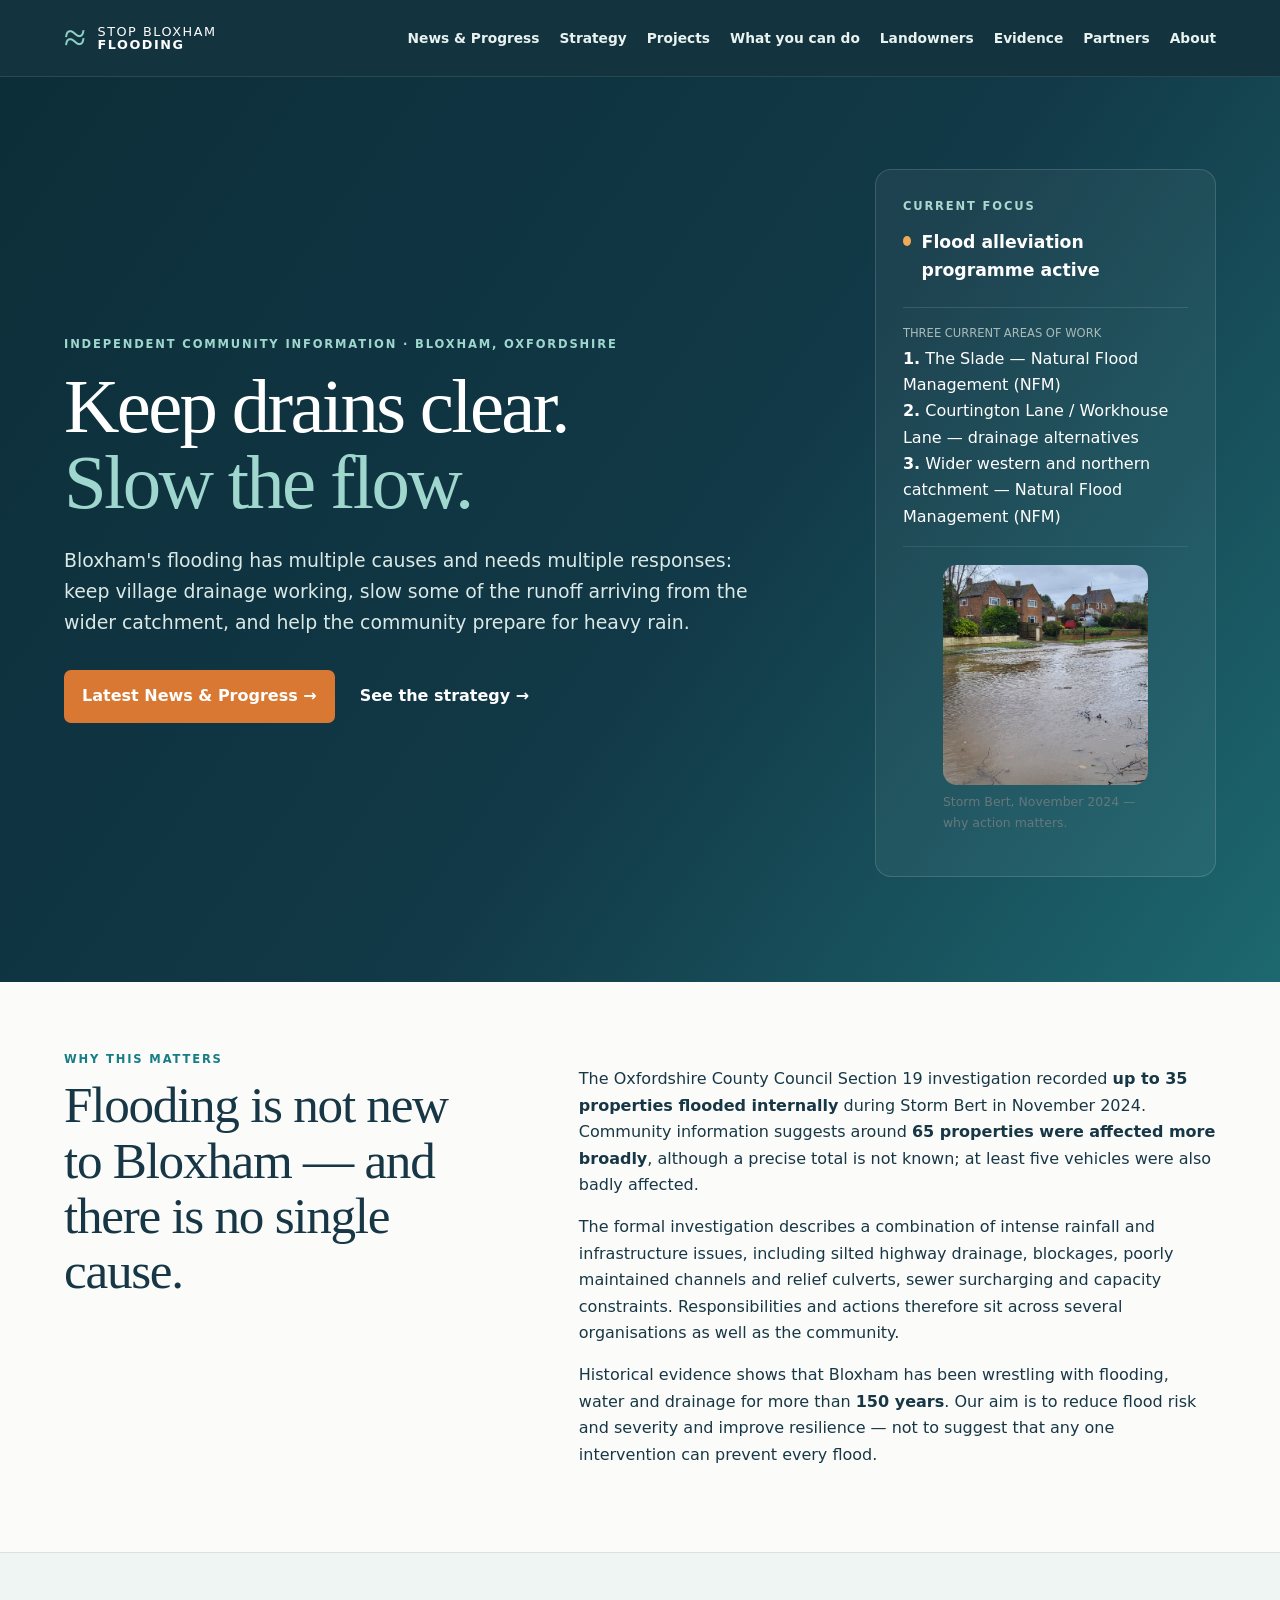
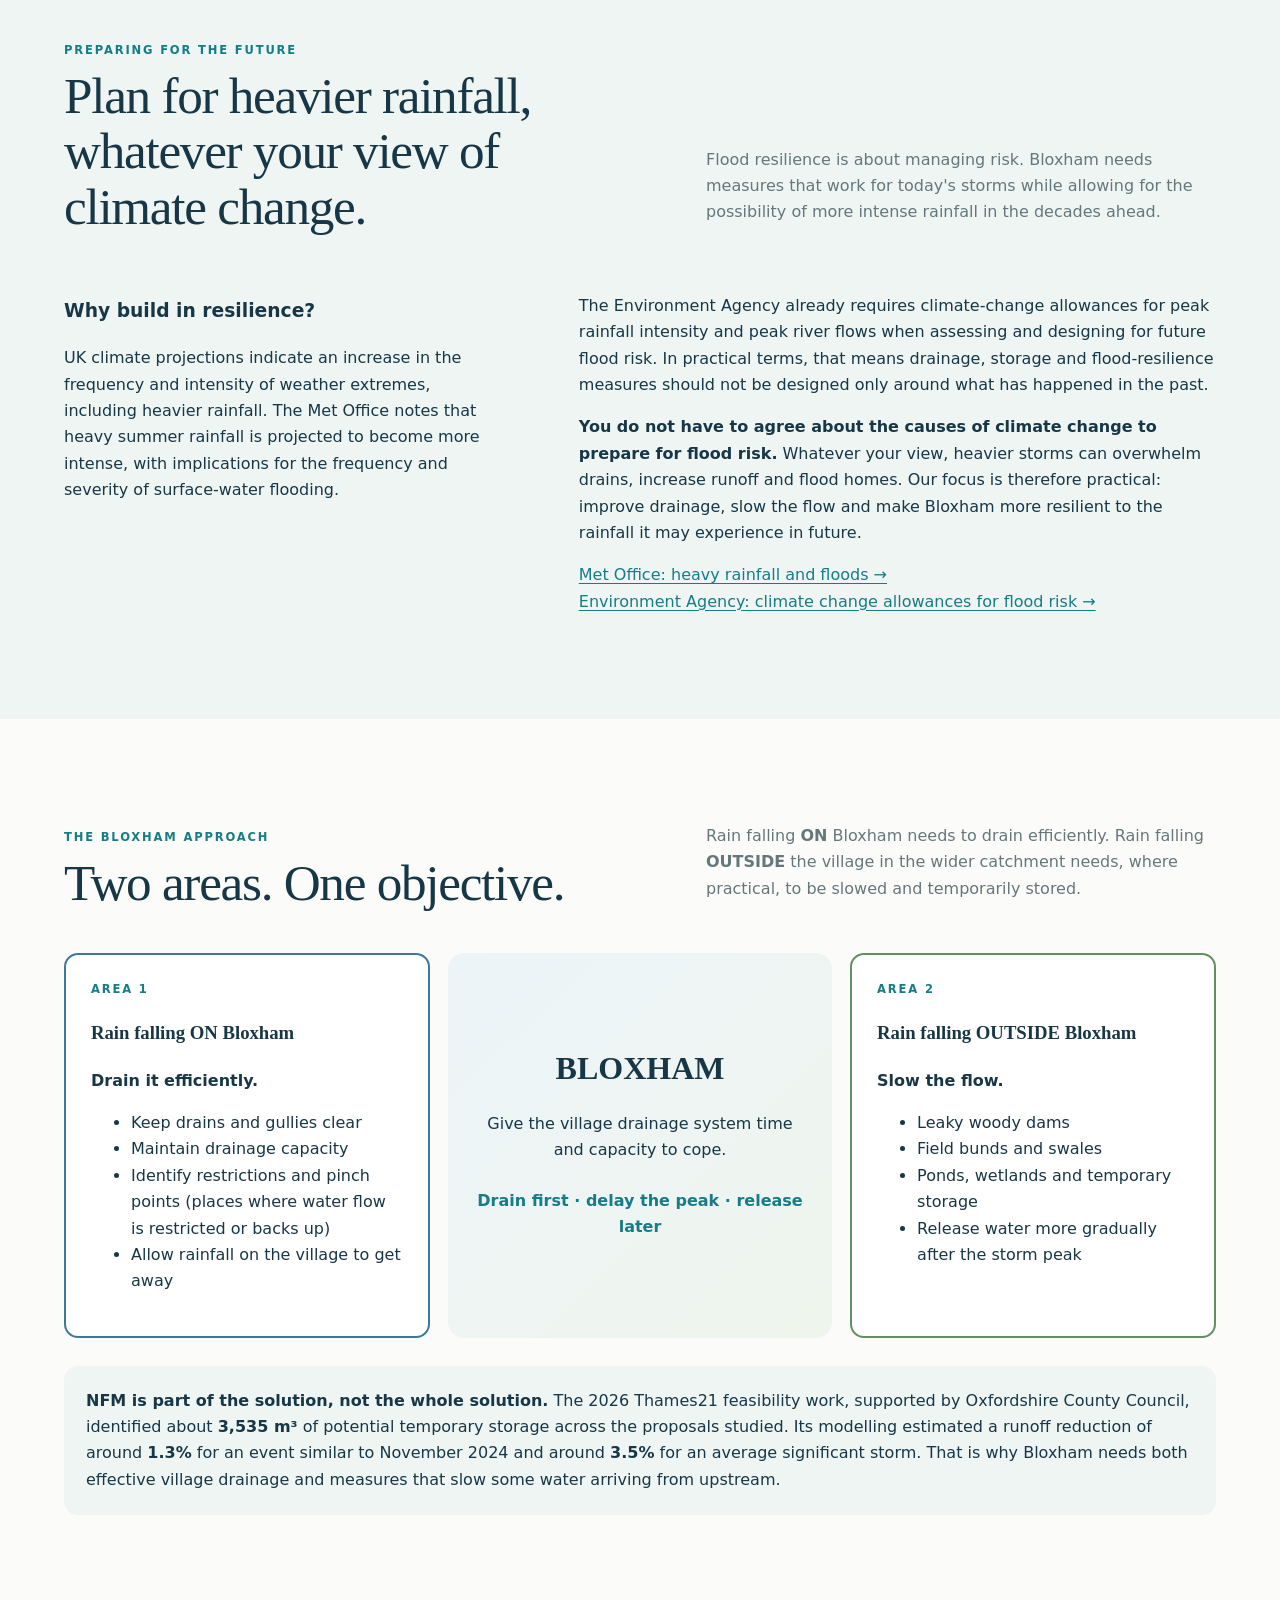
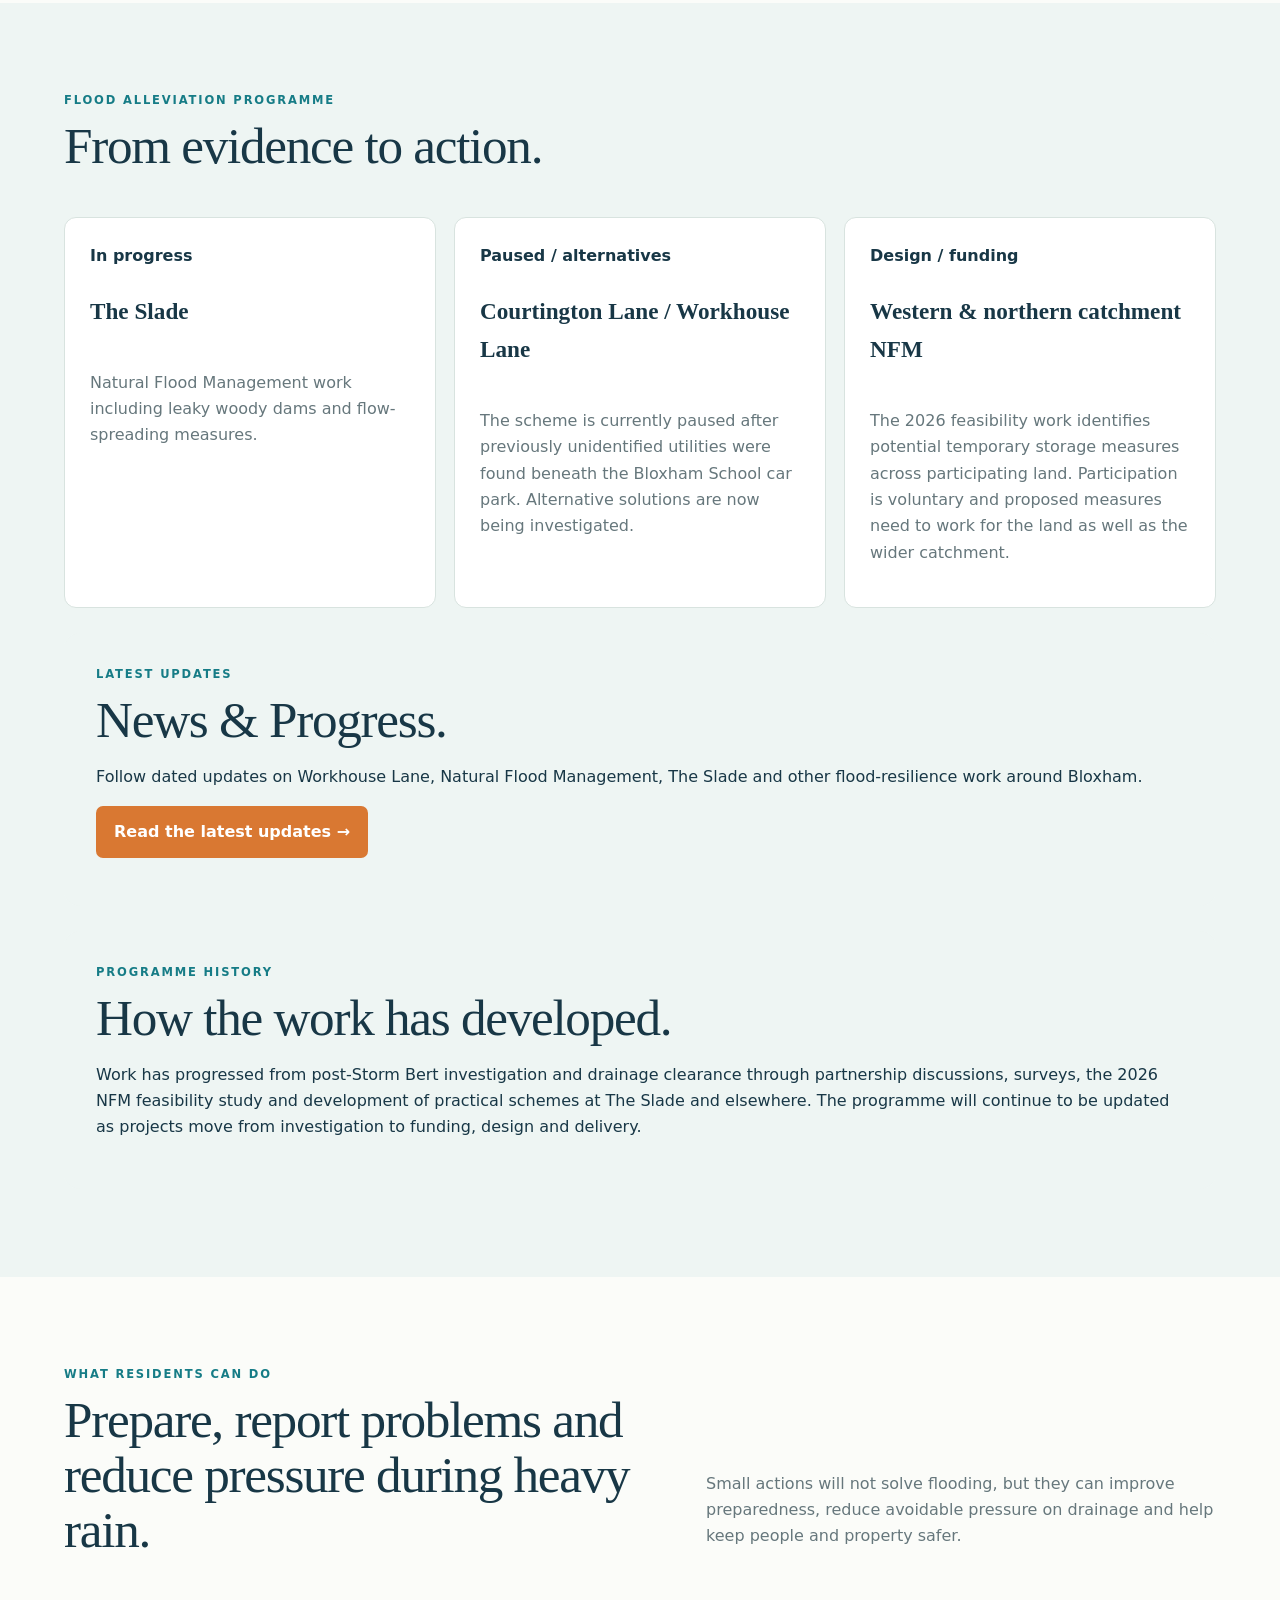
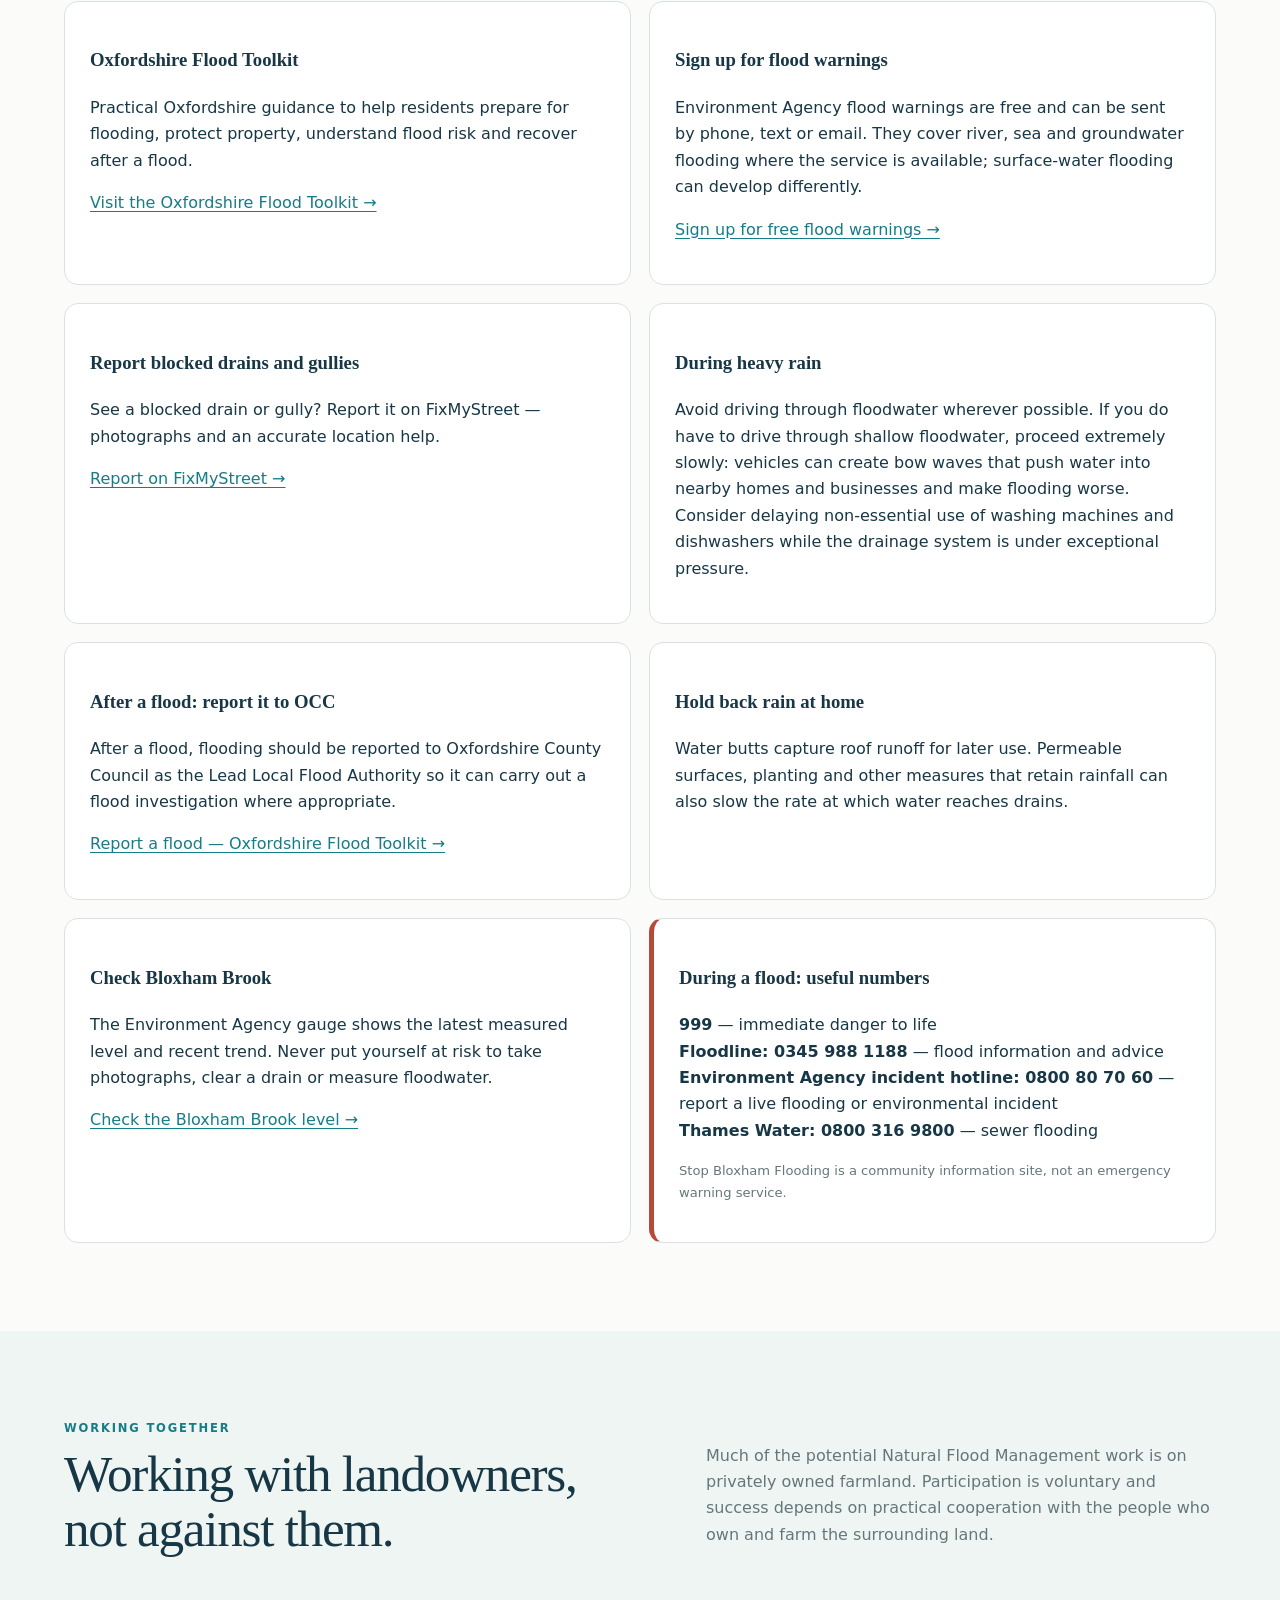
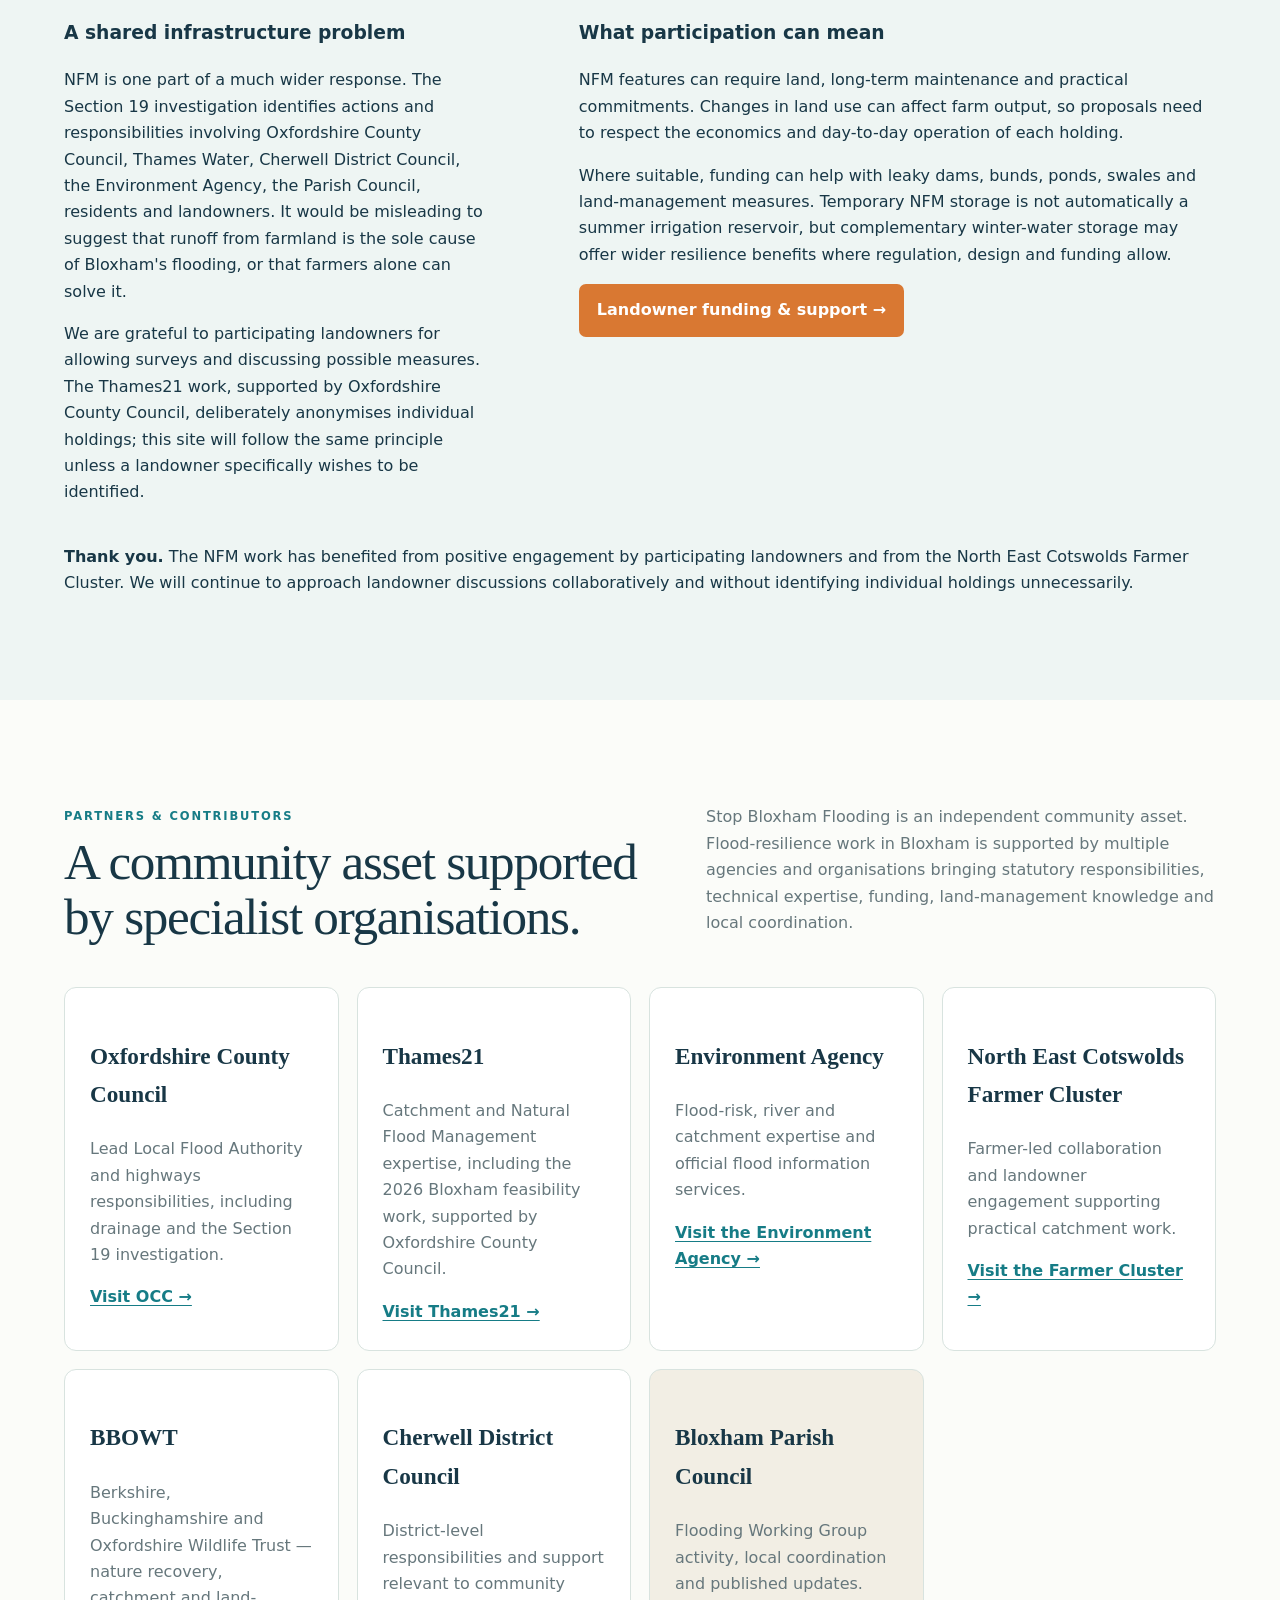
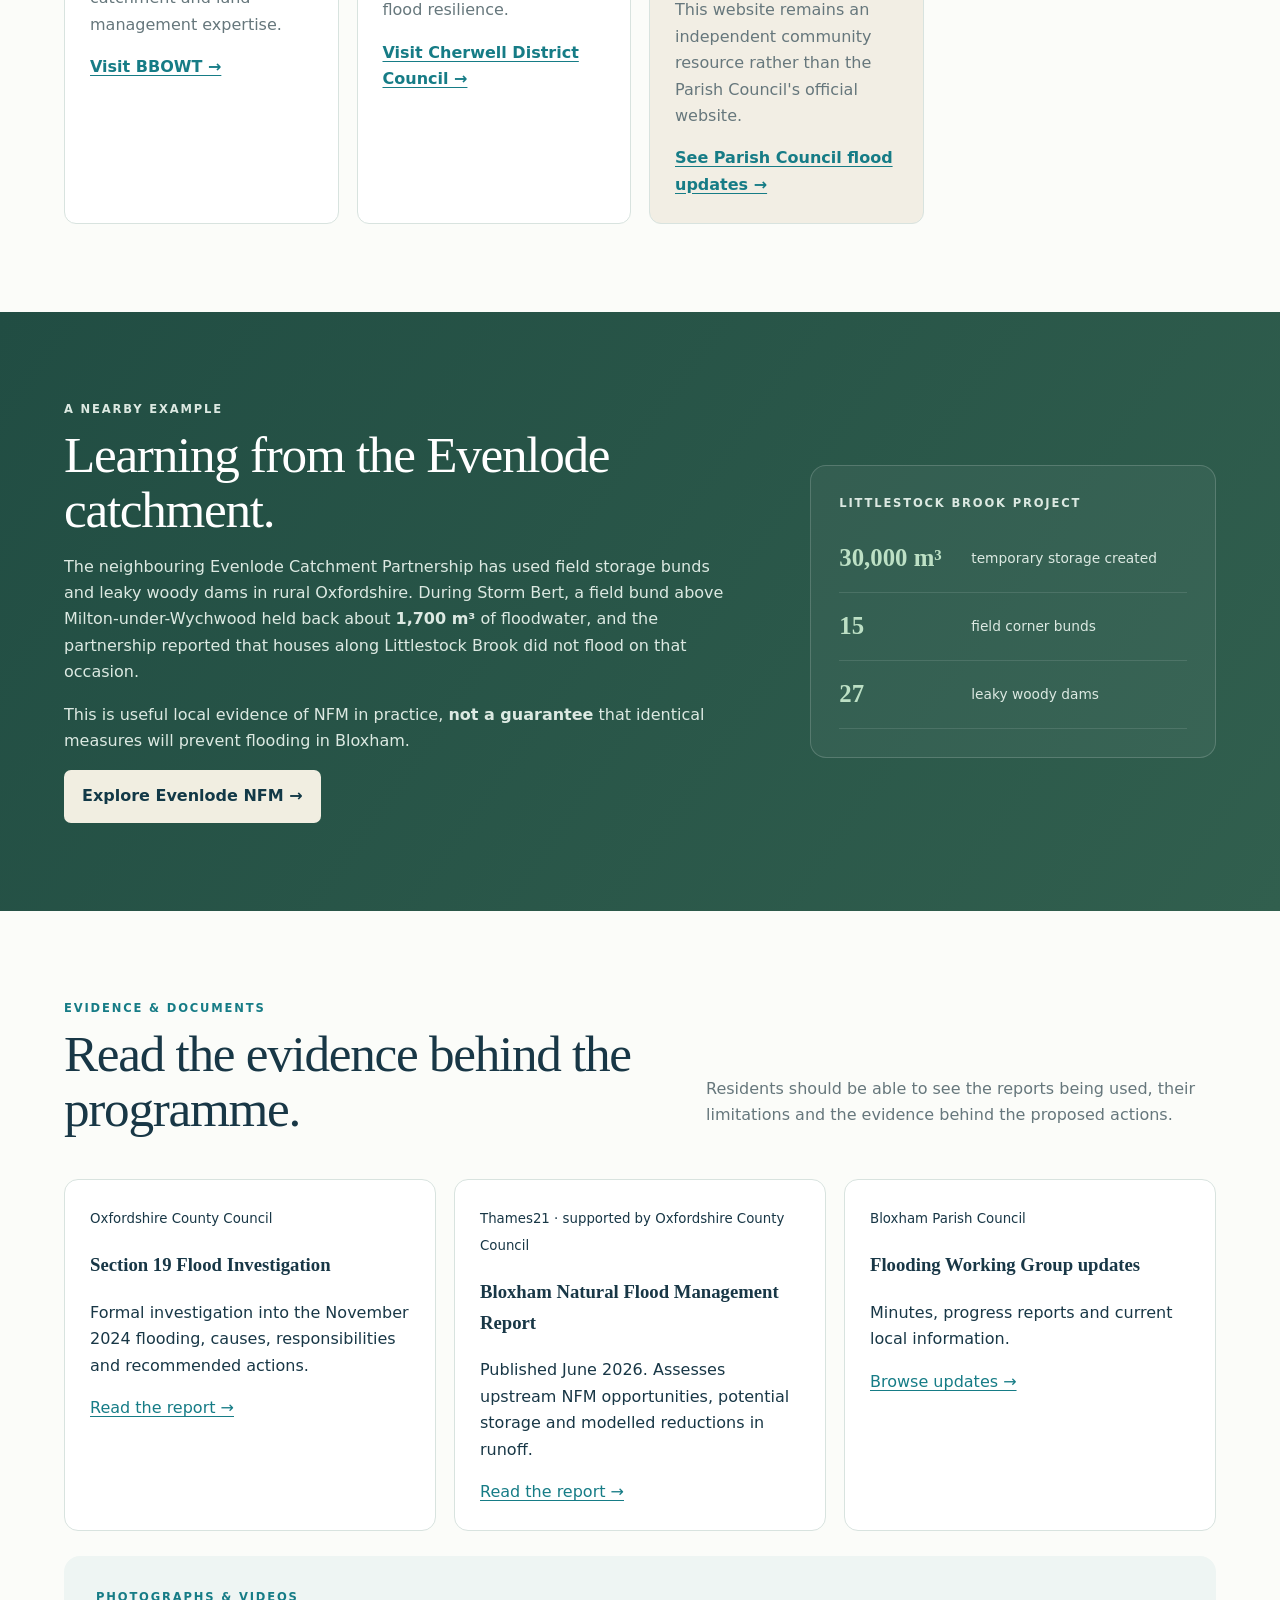
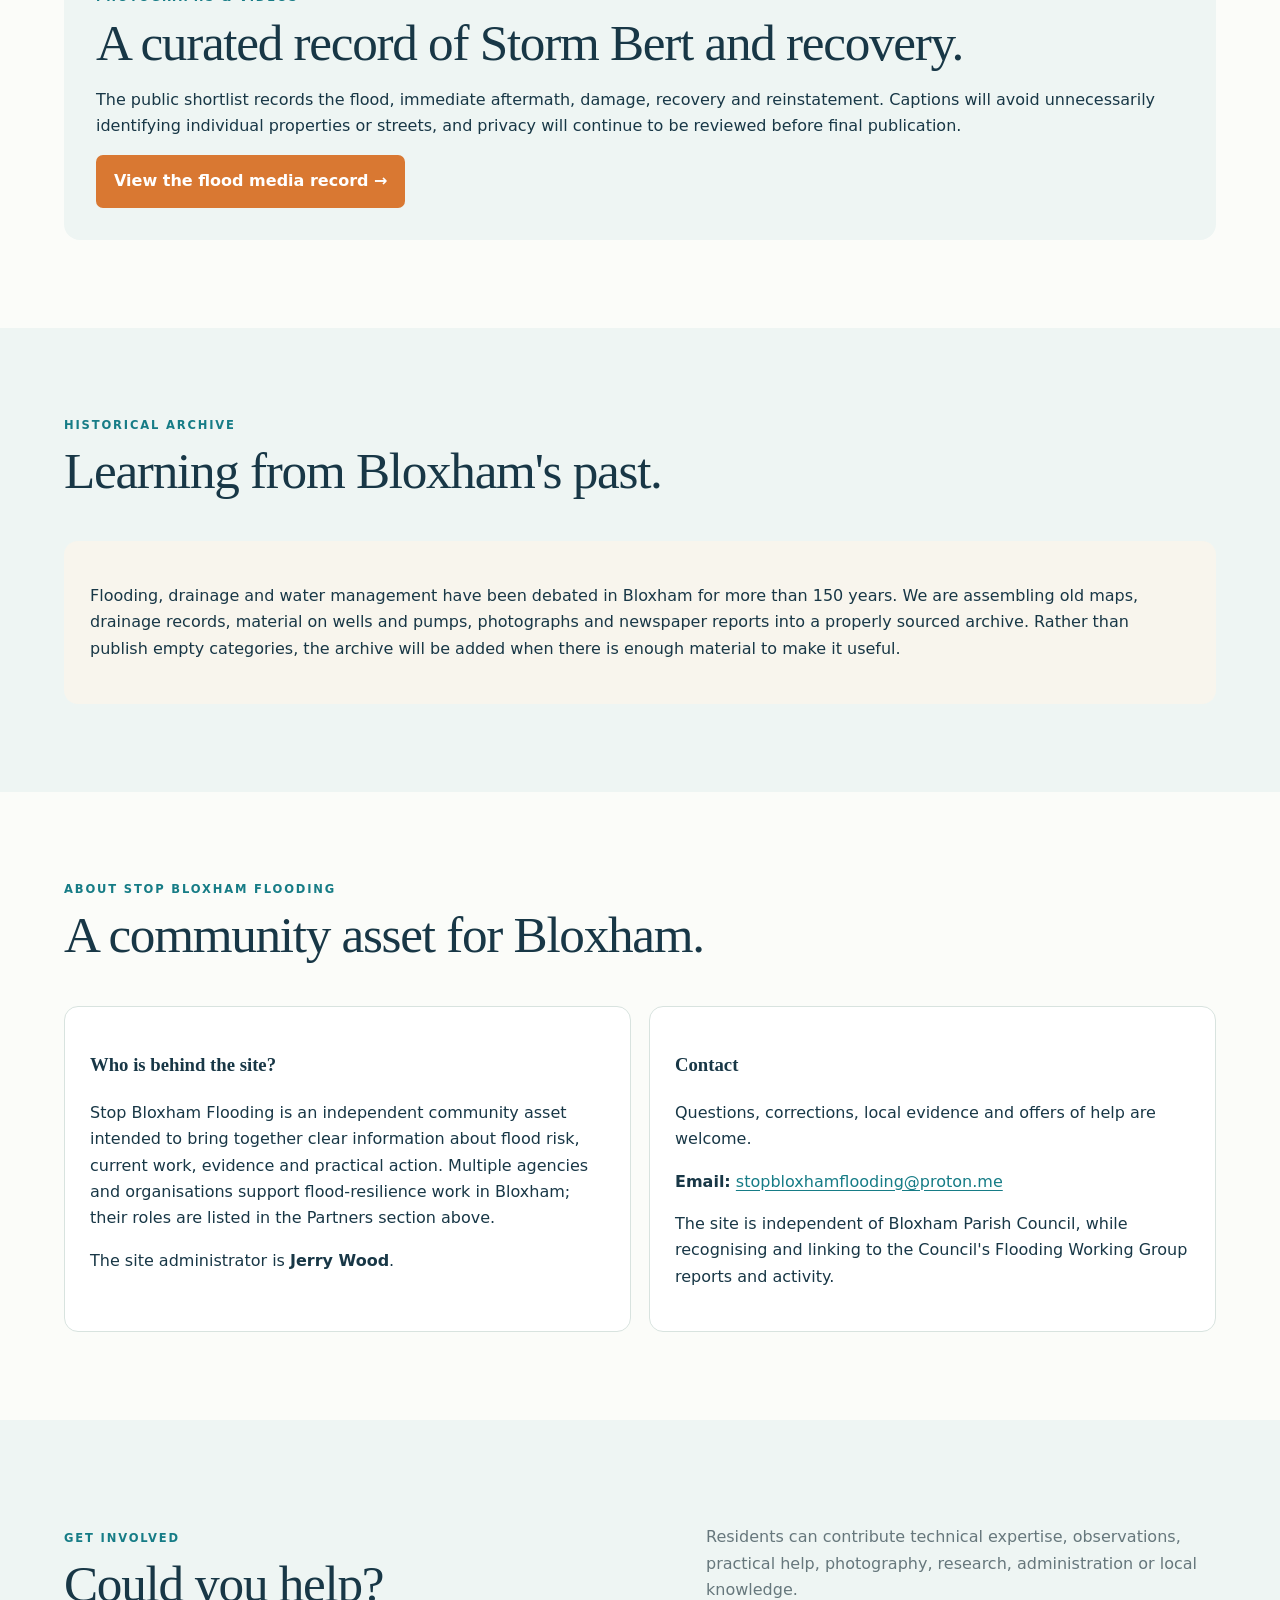
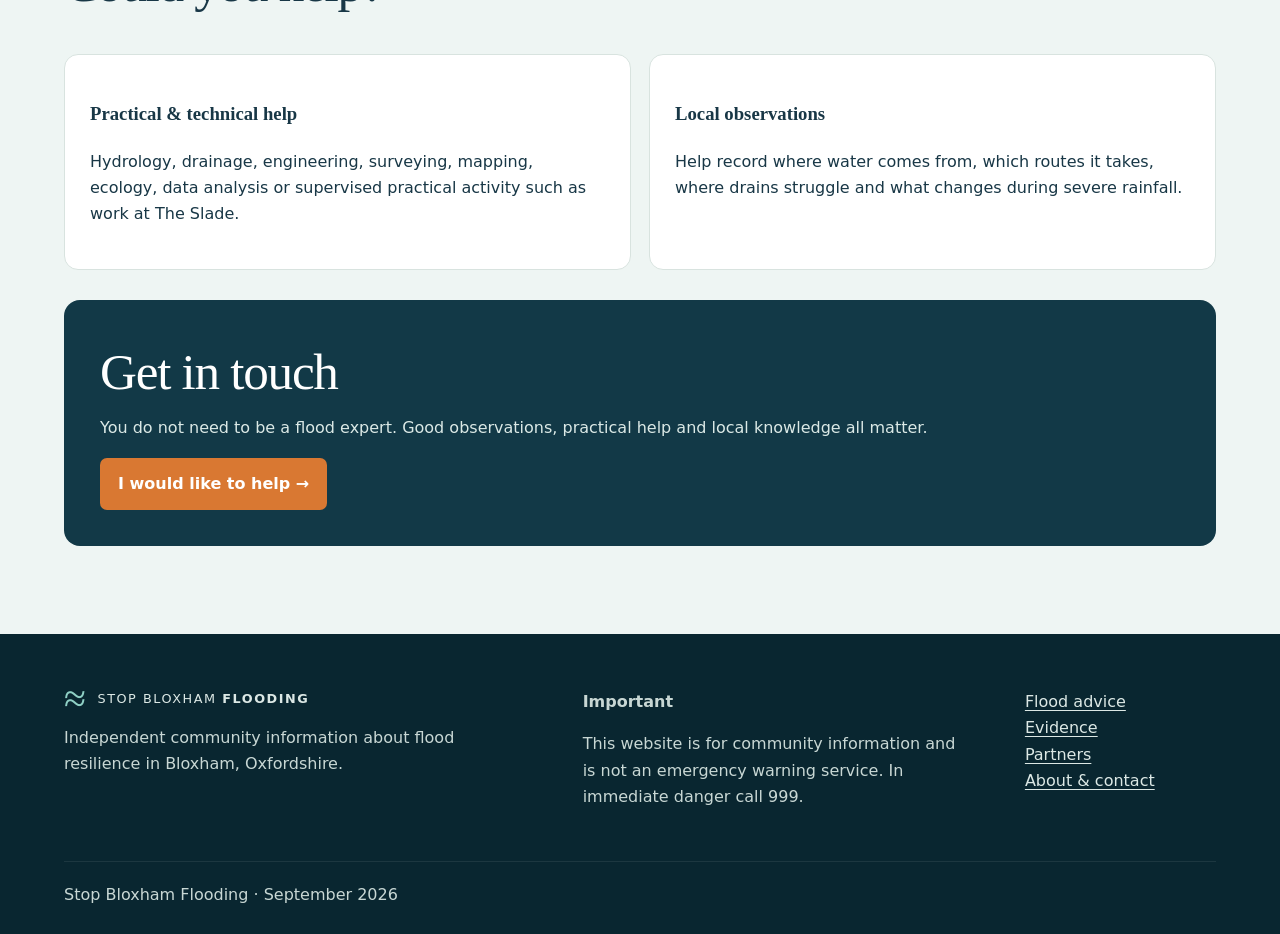
<file: index.html>
<!doctype html>
<html lang="en">
<head>
<meta charset="utf-8">
<meta name="viewport" content="width=device-width,initial-scale=1">
<title>Stop Bloxham Flooding | Community flood resilience in Bloxham</title>
<meta name="description" content="Independent community information about flooding in Bloxham, Oxfordshire: current flood-resilience projects, Natural Flood Management, evidence, practical advice and ways to help.">
<link rel="canonical" href="https://www.stopbloxhamflooding.co.uk/">
<link rel="stylesheet" href="v2-preview.css">
<style>
.notice{background:#f4e8c8;padding:10px 5%;text-align:center;font-weight:750}.strategy-visual{display:grid;grid-template-columns:1fr 1.05fr 1fr;gap:18px;margin:28px 0}.zone,.vol-card,.doc-card,.tip-card,.about-card{background:#fff;border:1px solid #d8e3df;border-radius:14px;padding:25px}.zone{border-width:2px}.zone.on{border-color:#3d789e}.zone.out{border-color:#638f62}.zone h3,.vol-card h3,.doc-card h3,.tip-card h3,.about-card h3{font-family:Georgia,serif}.village-core{border-radius:16px;background:linear-gradient(135deg,#edf4f8,#eef5ed);padding:28px;text-align:center;display:flex;flex-direction:column;justify-content:center}.village-core strong{font-family:Georgia,serif;font-size:2rem}.flow-word{font-weight:750;color:#167c86;margin:.5rem 0}.vol-grid,.docs-grid,.tips-grid,.about-grid{display:grid;grid-template-columns:repeat(2,1fr);gap:18px}.docs-grid{grid-template-columns:repeat(3,1fr)}.callout{background:#123947;color:#fff;border-radius:16px;padding:36px;margin-top:30px}.callout h2{color:#fff}.callout p{color:#dbe9e6}.media-link{background:#eef5f3;border-radius:16px;padding:32px;margin-top:25px}.source-note{font-size:.82rem;color:#66777c}.hero-photo{margin-top:18px}.hero-photo img{width:100%;height:220px;object-fit:cover;border-radius:14px;display:block}.hero-photo figcaption{font-size:.78rem;color:#66777c;margin-top:7px}.plain-status{font-weight:750}.emergency{border-left:5px solid #b54a3a}.contact-link{word-break:break-word}.archive-progress{background:#f8f5ed;border-radius:14px;padding:26px}.partner-thanks{margin-top:22px}.stat-note{background:#eef5f3;border-radius:14px;padding:22px;margin-top:20px}.site-header nav a{white-space:nowrap}
@media(max-width:900px){.section-head{display:grid;grid-template-columns:1fr;gap:14px;align-items:start}.section-intro{max-width:none;width:100%;margin:0;min-width:0}.strategy-visual,.vol-grid,.docs-grid,.tips-grid,.about-grid{grid-template-columns:1fr}.hero-photo img{height:190px}.site-header .nav{align-items:flex-start}.site-header nav{gap:10px;flex-wrap:wrap}.callout,.media-link{padding:24px}.village-core{order:3}.zone.on{order:1}.zone.out{order:2}}
</style>
</head>
<body>
<header class="site-header"><div class="wrap nav"><a class="brand" href="#top"><span class="brand-mark">≈</span><span>STOP BLOXHAM<br><b>FLOODING</b></span></a><nav><a href="news-progress.html">News & Progress</a><a href="#strategy">Strategy</a><a href="#projects">Projects</a><a href="#help">What you can do</a><a href="#landowners">Landowners</a><a href="#evidence">Evidence</a><a href="#partners">Partners</a><a href="#about">About</a></nav></div></header>
<main id="top">
<section class="hero"><div class="wrap hero-grid"><div><p class="eyebrow">Independent community information · Bloxham, Oxfordshire</p><h1>Keep drains clear.<br><span>Slow the flow.</span></h1><p class="hero-copy">Bloxham's flooding has multiple causes and needs multiple responses: keep village drainage working, slow some of the runoff arriving from the wider catchment, and help the community prepare for heavy rain.</p><div class="hero-actions"><a class="btn" href="news-progress.html">Latest News & Progress →</a><a class="text-link" href="#strategy">See the strategy →</a></div></div><aside class="hero-panel"><p class="panel-label">Current focus</p><div class="current-status"><span class="pulse"></span><strong>Flood alleviation programme active</strong></div><dl><div><dt>Three current areas of work</dt><dd><strong>1.</strong> The Slade — Natural Flood Management (NFM)<br><strong>2.</strong> Courtington Lane / Workhouse Lane — drainage alternatives<br><strong>3.</strong> Wider western and northern catchment — Natural Flood Management (NFM)</dd></div></dl><figure class="hero-photo"><img src="media/flood-archive/20241124_140927.jpg" alt="Flooding in Bloxham during Storm Bert in November 2024"><figcaption>Storm Bert, November 2024 — why action matters.</figcaption></figure></aside></div></section>

<section class="context"><div class="wrap context-grid"><div><p class="kicker">Why this matters</p><h2>Flooding is not new to Bloxham — and there is no single cause.</h2></div><div><p>The Oxfordshire County Council Section 19 investigation recorded <strong>up to 35 properties flooded internally</strong> during Storm Bert in November 2024. Community information suggests around <strong>65 properties were affected more broadly</strong>, although a precise total is not known; at least five vehicles were also badly affected.</p><p>The formal investigation describes a combination of intense rainfall and infrastructure issues, including silted highway drainage, blockages, poorly maintained channels and relief culverts, sewer surcharging and capacity constraints. Responsibilities and actions therefore sit across several organisations as well as the community.</p><p>Historical evidence shows that Bloxham has been wrestling with flooding, water and drainage for more than <strong>150 years</strong>. Our aim is to reduce flood risk and severity and improve resilience — not to suggest that any one intervention can prevent every flood.</p></div></div></section>

<section id="future-risk" class="section tint"><div class="wrap"><div class="section-head"><div><p class="kicker">Preparing for the future</p><h2>Plan for heavier rainfall, whatever your view of climate change.</h2></div><p class="section-intro">Flood resilience is about managing risk. Bloxham needs measures that work for today's storms while allowing for the possibility of more intense rainfall in the decades ahead.</p></div><div class="context-grid"><div><h3>Why build in resilience?</h3><p>UK climate projections indicate an increase in the frequency and intensity of weather extremes, including heavier rainfall. The Met Office notes that heavy summer rainfall is projected to become more intense, with implications for the frequency and severity of surface-water flooding.</p></div><div><p>The Environment Agency already requires climate-change allowances for peak rainfall intensity and peak river flows when assessing and designing for future flood risk. In practical terms, that means drainage, storage and flood-resilience measures should not be designed only around what has happened in the past.</p><p><strong>You do not have to agree about the causes of climate change to prepare for flood risk.</strong> Whatever your view, heavier storms can overwhelm drains, increase runoff and flood homes. Our focus is therefore practical: improve drainage, slow the flow and make Bloxham more resilient to the rainfall it may experience in future.</p><p><a href="https://www.metoffice.gov.uk/research/climate/understanding-climate/uk-and-global-extreme-events-heavy-rainfall-and-floods" target="_blank" rel="noopener">Met Office: heavy rainfall and floods →</a><br><a href="https://www.gov.uk/guidance/flood-risk-assessments-climate-change-allowances" target="_blank" rel="noopener">Environment Agency: climate change allowances for flood risk →</a></p></div></div></div></section>

<section id="strategy" class="section"><div class="wrap"><div class="section-head"><div><p class="kicker">The Bloxham approach</p><h2>Two areas. One objective.</h2></div><p class="section-intro">Rain falling <strong>ON</strong> Bloxham needs to drain efficiently. Rain falling <strong>OUTSIDE</strong> the village in the wider catchment needs, where practical, to be slowed and temporarily stored.</p></div><div class="strategy-visual" role="group" aria-label="Two-part flood resilience strategy for Bloxham"><article class="zone on"><p class="kicker">Area 1</p><h3>Rain falling ON Bloxham</h3><p><strong>Drain it efficiently.</strong></p><ul><li>Keep drains and gullies clear</li><li>Maintain drainage capacity</li><li>Identify restrictions and pinch points (places where water flow is restricted or backs up)</li><li>Allow rainfall on the village to get away</li></ul></article><div class="village-core"><strong>BLOXHAM</strong><p>Give the village drainage system time and capacity to cope.</p><p class="flow-word">Drain first · delay the peak · release later</p></div><article class="zone out"><p class="kicker">Area 2</p><h3>Rain falling OUTSIDE Bloxham</h3><p><strong>Slow the flow.</strong></p><ul><li>Leaky woody dams</li><li>Field bunds and swales</li><li>Ponds, wetlands and temporary storage</li><li>Release water more gradually after the storm peak</li></ul></article></div><div class="stat-note"><strong>NFM is part of the solution, not the whole solution.</strong> The 2026 Thames21 feasibility work, supported by Oxfordshire County Council, identified about <strong>3,535 m³</strong> of potential temporary storage across the proposals studied. Its modelling estimated a runoff reduction of around <strong>1.3%</strong> for an event similar to November 2024 and around <strong>3.5%</strong> for an average significant storm. That is why Bloxham needs both effective village drainage and measures that slow some water arriving from upstream.</div></div></section>

<section id="projects" class="section tint"><div class="wrap"><div class="section-head"><div><p class="kicker">Flood alleviation programme</p><h2>From evidence to action.</h2></div></div><div class="project-grid"><article class="project-card"><div class="project-top"><span class="plain-status">In progress</span></div><h3>The Slade</h3><p>Natural Flood Management work including leaky woody dams and flow-spreading measures.</p></article><article class="project-card"><div class="project-top"><span class="plain-status">Paused / alternatives</span></div><h3>Courtington Lane / Workhouse Lane</h3><p>The scheme is currently paused after previously unidentified utilities were found beneath the Bloxham School car park. Alternative solutions are now being investigated.</p></article><article class="project-card"><div class="project-top"><span class="plain-status">Design / funding</span></div><h3>Western & northern catchment NFM</h3><p>The 2026 feasibility work identifies potential temporary storage measures across participating land. Participation is voluntary and proposed measures need to work for the land as well as the wider catchment.</p></article></div><div class="media-link"><p class="kicker">Latest updates</p><h2>News & Progress.</h2><p>Follow dated updates on Workhouse Lane, Natural Flood Management, The Slade and other flood-resilience work around Bloxham.</p><p><a class="btn" href="news-progress.html">Read the latest updates →</a></p></div><div class="media-link"><p class="kicker">Programme history</p><h2>How the work has developed.</h2><p>Work has progressed from post-Storm Bert investigation and drainage clearance through partnership discussions, surveys, the 2026 NFM feasibility study and development of practical schemes at The Slade and elsewhere. The programme will continue to be updated as projects move from investigation to funding, design and delivery.</p></div></div></section>

<section id="help" class="section"><div class="wrap"><div class="section-head"><div><p class="kicker">What residents can do</p><h2>Prepare, report problems and reduce pressure during heavy rain.</h2></div><p class="section-intro">Small actions will not solve flooding, but they can improve preparedness, reduce avoidable pressure on drainage and help keep people and property safer.</p></div><div class="tips-grid"><article class="tip-card"><h3>Oxfordshire Flood Toolkit</h3><p>Practical Oxfordshire guidance to help residents prepare for flooding, protect property, understand flood risk and recover after a flood.</p><p><a href="https://www.oxfordshirefloodtoolkit.com/" target="_blank" rel="noopener">Visit the Oxfordshire Flood Toolkit →</a></p></article><article class="tip-card"><h3>Sign up for flood warnings</h3><p>Environment Agency flood warnings are free and can be sent by phone, text or email. They cover river, sea and groundwater flooding where the service is available; surface-water flooding can develop differently.</p><p><a href="https://www.gov.uk/sign-up-for-flood-warnings" target="_blank" rel="noopener">Sign up for free flood warnings →</a></p></article><article class="tip-card"><h3>Report blocked drains and gullies</h3><p>See a blocked drain or gully? Report it on FixMyStreet — photographs and an accurate location help.</p><p><a href="https://fixmystreet.oxfordshire.gov.uk/" target="_blank" rel="noopener">Report on FixMyStreet →</a></p></article><article class="tip-card"><h3>During heavy rain</h3><p>Avoid driving through floodwater wherever possible. If you do have to drive through shallow floodwater, proceed extremely slowly: vehicles can create bow waves that push water into nearby homes and businesses and make flooding worse. Consider delaying non-essential use of washing machines and dishwashers while the drainage system is under exceptional pressure.</p></article><article class="tip-card"><h3>After a flood: report it to OCC</h3><p>After a flood, flooding should be reported to Oxfordshire County Council as the Lead Local Flood Authority so it can carry out a flood investigation where appropriate.</p><p><a href="https://www.oxfordshirefloodtoolkit.com/emergency/report-flood/" target="_blank" rel="noopener">Report a flood — Oxfordshire Flood Toolkit →</a></p></article><article class="tip-card"><h3>Hold back rain at home</h3><p>Water butts capture roof runoff for later use. Permeable surfaces, planting and other measures that retain rainfall can also slow the rate at which water reaches drains.</p></article><article class="tip-card"><h3>Check Bloxham Brook</h3><p>The Environment Agency gauge shows the latest measured level and recent trend. Never put yourself at risk to take photographs, clear a drain or measure floodwater.</p><p><a href="https://check-for-flooding.service.gov.uk/station/7061" target="_blank" rel="noopener">Check the Bloxham Brook level →</a></p></article><article class="tip-card emergency"><h3>During a flood: useful numbers</h3><p><strong>999</strong> — immediate danger to life<br><strong>Floodline: 0345 988 1188</strong> — flood information and advice<br><strong>Environment Agency incident hotline: 0800 80 70 60</strong> — report a live flooding or environmental incident<br><strong>Thames Water: 0800 316 9800</strong> — sewer flooding</p><p class="source-note">Stop Bloxham Flooding is a community information site, not an emergency warning service.</p></article></div></div></section>

<section id="landowners" class="section tint"><div class="wrap"><div class="section-head"><div><p class="kicker">Working together</p><h2>Working with landowners, not against them.</h2></div><p class="section-intro">Much of the potential Natural Flood Management work is on privately owned farmland. Participation is voluntary and success depends on practical cooperation with the people who own and farm the surrounding land.</p></div><div class="context-grid"><div><h3>A shared infrastructure problem</h3><p>NFM is one part of a much wider response. The Section 19 investigation identifies actions and responsibilities involving Oxfordshire County Council, Thames Water, Cherwell District Council, the Environment Agency, the Parish Council, residents and landowners. It would be misleading to suggest that runoff from farmland is the sole cause of Bloxham's flooding, or that farmers alone can solve it.</p><p>We are grateful to participating landowners for allowing surveys and discussing possible measures. The Thames21 work, supported by Oxfordshire County Council, deliberately anonymises individual holdings; this site will follow the same principle unless a landowner specifically wishes to be identified.</p></div><div><h3>What participation can mean</h3><p>NFM features can require land, long-term maintenance and practical commitments. Changes in land use can affect farm output, so proposals need to respect the economics and day-to-day operation of each holding.</p><p>Where suitable, funding can help with leaky dams, bunds, ponds, swales and land-management measures. Temporary NFM storage is not automatically a summer irrigation reservoir, but complementary winter-water storage may offer wider resilience benefits where regulation, design and funding allow.</p><p><a class="btn" href="landowner-funding.html">Landowner funding & support →</a></p></div></div><div class="partner-thanks"><p><strong>Thank you.</strong> The NFM work has benefited from positive engagement by participating landowners and from the North East Cotswolds Farmer Cluster. We will continue to approach landowner discussions collaboratively and without identifying individual holdings unnecessarily.</p></div></div></section>

<section id="partners" class="section"><div class="wrap"><div class="section-head"><div><p class="kicker">Partners & contributors</p><h2>A community asset supported by specialist organisations.</h2></div><p class="section-intro">Stop Bloxham Flooding is an independent community asset. Flood-resilience work in Bloxham is supported by multiple agencies and organisations bringing statutory responsibilities, technical expertise, funding, land-management knowledge and local coordination.</p></div><div class="evidence-grid"><article class="evidence-card"><h3>Oxfordshire County Council</h3><p>Lead Local Flood Authority and highways responsibilities, including drainage and the Section 19 investigation.</p><a href="https://www.oxfordshire.gov.uk/" target="_blank" rel="noopener">Visit OCC →</a></article><article class="evidence-card"><h3>Thames21</h3><p>Catchment and Natural Flood Management expertise, including the 2026 Bloxham feasibility work, supported by Oxfordshire County Council.</p><a href="https://www.thames21.org.uk/" target="_blank" rel="noopener">Visit Thames21 →</a></article><article class="evidence-card"><h3>Environment Agency</h3><p>Flood-risk, river and catchment expertise and official flood information services.</p><a href="https://www.gov.uk/government/organisations/environment-agency" target="_blank" rel="noopener">Visit the Environment Agency →</a></article><article class="evidence-card"><h3>North East Cotswolds Farmer Cluster</h3><p>Farmer-led collaboration and landowner engagement supporting practical catchment work.</p><a href="https://www.cotswoldfarmers.org/" target="_blank" rel="noopener">Visit the Farmer Cluster →</a></article><article class="evidence-card"><h3>BBOWT</h3><p>Berkshire, Buckinghamshire and Oxfordshire Wildlife Trust — nature recovery, catchment and land-management expertise.</p><a href="https://www.bbowt.org.uk/" target="_blank" rel="noopener">Visit BBOWT →</a></article><article class="evidence-card"><h3>Cherwell District Council</h3><p>District-level responsibilities and support relevant to community flood resilience.</p><a href="https://www.cherwell.gov.uk/" target="_blank" rel="noopener">Visit Cherwell District Council →</a></article><article class="evidence-card featured"><h3>Bloxham Parish Council</h3><p>Flooding Working Group activity, local coordination and published updates. This website remains an independent community resource rather than the Parish Council's official website.</p><a href="https://www.bloxhamparishcouncil.gov.uk/flooding.php" target="_blank" rel="noopener">See Parish Council flood updates →</a></article></div></div></section>

<section class="section evenlode"><div class="wrap evenlode-grid"><div><p class="kicker light">A nearby example</p><h2>Learning from the Evenlode catchment.</h2><p>The neighbouring Evenlode Catchment Partnership has used field storage bunds and leaky woody dams in rural Oxfordshire. During Storm Bert, a field bund above Milton-under-Wychwood held back about <strong>1,700 m³</strong> of floodwater, and the partnership reported that houses along Littlestock Brook did not flood on that occasion.</p><p>This is useful local evidence of NFM in practice, <strong>not a guarantee</strong> that identical measures will prevent flooding in Bloxham.</p><a class="btn pale-btn" href="https://evenlodecatchment.org.uk/what-we-do/natural-flood-management/" target="_blank" rel="noopener">Explore Evenlode NFM →</a></div><aside class="evenlode-facts"><p class="panel-label">Littlestock Brook project</p><div><strong>30,000 m³</strong><span>temporary storage created</span></div><div><strong>15</strong><span>field corner bunds</span></div><div><strong>27</strong><span>leaky woody dams</span></div></aside></div></section>

<section id="evidence" class="section"><div class="wrap"><div class="section-head"><div><p class="kicker">Evidence & documents</p><h2>Read the evidence behind the programme.</h2></div><p class="section-intro">Residents should be able to see the reports being used, their limitations and the evidence behind the proposed actions.</p></div><div class="docs-grid"><article class="doc-card"><small>Oxfordshire County Council</small><h3>Section 19 Flood Investigation</h3><p>Formal investigation into the November 2024 flooding, causes, responsibilities and recommended actions.</p><a href="https://www.bloxhamparishcouncil.gov.uk/securedocs/bloxham-section-19-report-v3.pdf" target="_blank" rel="noopener">Read the report →</a></article><article class="doc-card"><small>Thames21 · supported by Oxfordshire County Council</small><h3>Bloxham Natural Flood Management Report</h3><p>Published June 2026. Assesses upstream NFM opportunities, potential storage and modelled reductions in runoff.</p><a href="https://www.bloxhamparishcouncil.gov.uk/securedocs/Bloxham%20NFM%20Report%20Published%20June%202026.pdf" target="_blank" rel="noopener">Read the report →</a></article><article class="doc-card"><small>Bloxham Parish Council</small><h3>Flooding Working Group updates</h3><p>Minutes, progress reports and current local information.</p><a href="https://www.bloxhamparishcouncil.gov.uk/flooding.php" target="_blank" rel="noopener">Browse updates →</a></article></div><div class="media-link"><p class="kicker">Photographs & videos</p><h2>A curated record of Storm Bert and recovery.</h2><p>The public shortlist records the flood, immediate aftermath, damage, recovery and reinstatement. Captions will avoid unnecessarily identifying individual properties or streets, and privacy will continue to be reviewed before final publication.</p><a class="btn" href="flood-media.html">View the flood media record →</a></div></div></section>

<section id="history" class="section tint"><div class="wrap"><div class="section-head"><div><p class="kicker">Historical archive</p><h2>Learning from Bloxham's past.</h2></div></div><div class="archive-progress"><p>Flooding, drainage and water management have been debated in Bloxham for more than 150 years. We are assembling old maps, drainage records, material on wells and pumps, photographs and newspaper reports into a properly sourced archive. Rather than publish empty categories, the archive will be added when there is enough material to make it useful.</p></div></div></section>

<section id="about" class="section"><div class="wrap"><div class="section-head"><div><p class="kicker">About Stop Bloxham Flooding</p><h2>A community asset for Bloxham.</h2></div></div><div class="about-grid"><article class="about-card"><h3>Who is behind the site?</h3><p>Stop Bloxham Flooding is an independent community asset intended to bring together clear information about flood risk, current work, evidence and practical action. Multiple agencies and organisations support flood-resilience work in Bloxham; their roles are listed in the Partners section above.</p><p>The site administrator is <strong>Jerry Wood</strong>.</p></article><article class="about-card"><h3>Contact</h3><p>Questions, corrections, local evidence and offers of help are welcome.</p><p><strong>Email:</strong> <a class="contact-link" href="mailto:stopbloxhamflooding@proton.me">stopbloxhamflooding@proton.me</a></p><p>The site is independent of Bloxham Parish Council, while recognising and linking to the Council's Flooding Working Group reports and activity.</p></article></div></div></section>

<section id="volunteer" class="section tint"><div class="wrap"><div class="section-head"><div><p class="kicker">Get involved</p><h2>Could you help?</h2></div><p class="section-intro">Residents can contribute technical expertise, observations, practical help, photography, research, administration or local knowledge.</p></div><div class="vol-grid"><article class="vol-card"><h3>Practical & technical help</h3><p>Hydrology, drainage, engineering, surveying, mapping, ecology, data analysis or supervised practical activity such as work at The Slade.</p></article><article class="vol-card"><h3>Local observations</h3><p>Help record where water comes from, which routes it takes, where drains struggle and what changes during severe rainfall.</p></article></div><div class="callout"><h2>Get in touch</h2><p>You do not need to be a flood expert. Good observations, practical help and local knowledge all matter.</p><a class="btn" href="mailto:stopbloxhamflooding@proton.me?subject=Stop%20Bloxham%20Flooding%20-%20offer%20to%20help">I would like to help →</a></div></div></section>
</main>
<footer><div class="wrap footer-grid"><div><a class="brand" href="#top"><span class="brand-mark">≈</span><span>STOP BLOXHAM <b>FLOODING</b></span></a><p>Independent community information about flood resilience in Bloxham, Oxfordshire.</p></div><div><b>Important</b><p>This website is for community information and is not an emergency warning service. In immediate danger call 999.</p></div><div><a href="#help">Flood advice</a><a href="#evidence">Evidence</a><a href="#partners">Partners</a><a href="#about">About & contact</a></div></div><div class="wrap footer-bottom">Stop Bloxham Flooding · September 2026</div></footer>
<!-- Cloudflare Web Analytics --><script type='module' src='https://static.cloudflareinsights.com/beacon.min.js' data-cf-beacon='{"token": "1020107725c748e48f1dc726716c6385"}'></script><!-- End Cloudflare Web Analytics -->
</body></html>
</file>
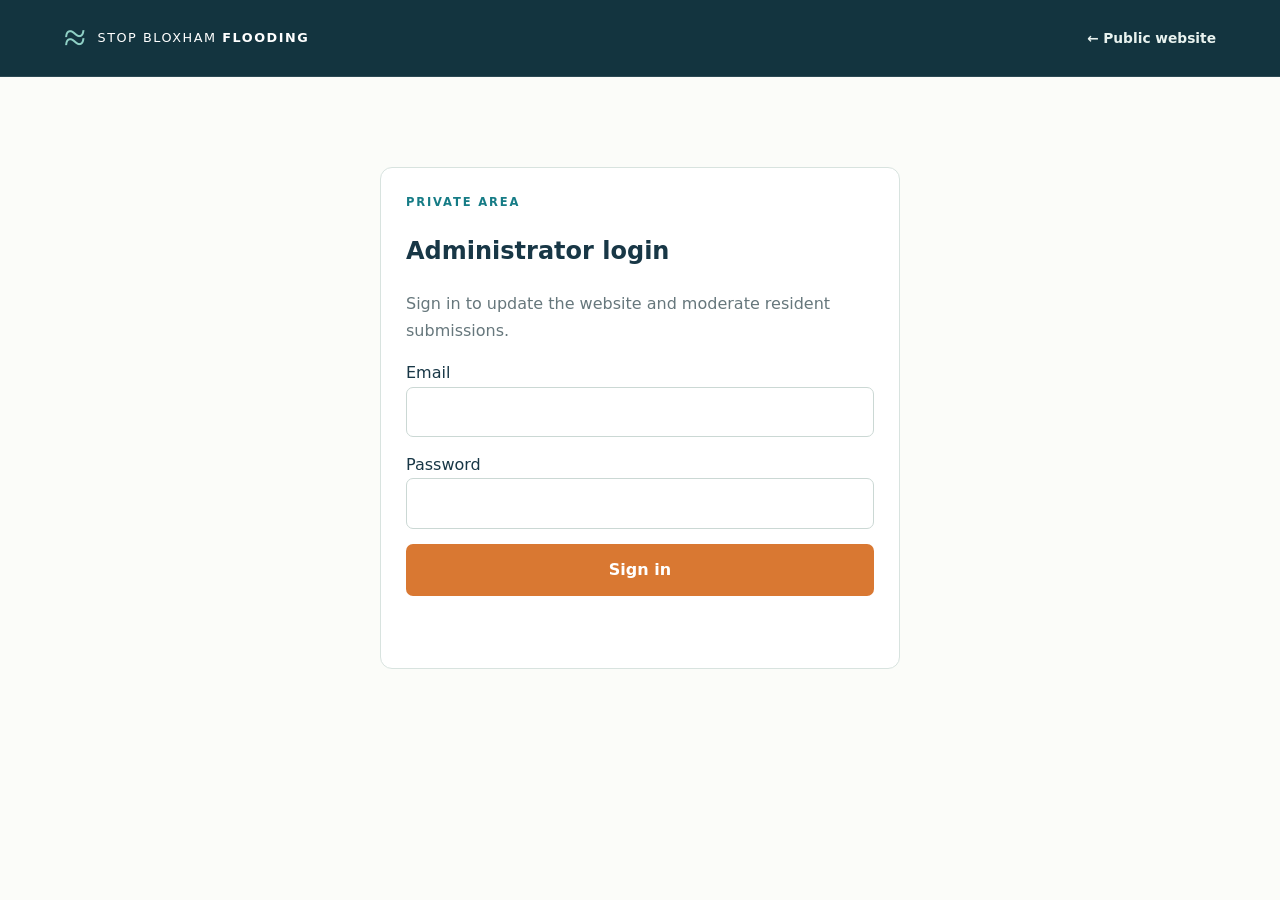
<file: admin.html>
<!doctype html><html lang="en"><head><meta charset="utf-8"><meta name="viewport" content="width=device-width,initial-scale=1"><title>Administration | Stop Bloxham Flooding</title><link rel="stylesheet" href="styles.css"></head><body><header class="site-header"><div class="wrap nav"><a class="brand" href="index.html"><span class="brand-mark">≈</span><span>STOP BLOXHAM <b>FLOODING</b></span></a><nav><a href="index.html">← Public website</a></nav></div></header><main class="wrap admin-page"><section id="loginBox" class="admin-card" style="max-width:520px;margin:35px auto"><p class="kicker">Private area</p><h1>Administrator login</h1><p class="muted">Sign in to update the website and moderate resident submissions.</p><form id="loginForm" class="form"><label>Email<input name="email" type="email" required autocomplete="username"></label><label>Password<input name="password" type="password" required autocomplete="current-password"></label><button class="btn">Sign in</button><p id="loginMessage"></p></form></section><div id="dashboard" hidden><div class="admin-head"><div><p class="kicker">Website administration</p><h1>Stop Bloxham Flooding</h1><p class="muted">Update public information without editing code.</p></div><button id="signOut" class="btn secondary">Sign out</button></div><div id="adminSecurity" class="admin-note">Checking administrator permissions…</div><nav class="adminnav"><button class="active" data-tab="content">Homepage</button><button data-tab="projects">Projects</button><button data-tab="questions">Resident messages</button><button data-tab="documents">Documents</button></nav><section id="contentTab" class="admin-tab"><div class="admin-card"><h2>Homepage information</h2><form id="contentForm" class="form"><label>Overall status<input name="status" placeholder="e.g. Works and investigations ongoing"></label><label>Latest update date<input name="updated" placeholder="e.g. September 2026"></label><label>Current focus<input name="focus"></label><label>Homepage introduction<textarea name="intro"></textarea></label><label>Latest position<textarea name="latest"></textarea></label><button class="btn">Save homepage</button><p id="contentMessage" class="form-message"></p></form></div></section><section id="projectsTab" class="admin-tab" hidden><div class="admin-card"><h2>Flood projects</h2><p class="muted">Add projects here. More detailed status, location, photos and editing controls are being added in the next build.</p><form id="projectForm" class="form"><label>Project title<input name="title" required></label><label>Icon<input name="icon" placeholder="e.g. 🌿"></label><label>Description<textarea name="description" required></textarea></label><label>Display order<input name="sort_order" type="number" value="1"></label><button class="btn">Add project</button></form><div id="projectList"></div></div></section><section id="questionsTab" class="admin-tab" hidden><div class="admin-card"><h2>Resident messages</h2><p class="muted">Review submissions before anything appears publicly. Email addresses remain private.</p><div id="questionList"></div></div></section><section id="documentsTab" class="admin-tab" hidden><div class="admin-card"><h2>Documents & evidence</h2><form id="documentForm" class="form"><label>Document title<input name="title" required></label><label>Web address<input name="url" type="url" required placeholder="https://…"></label><button class="btn">Add document link</button></form><div id="documentList"></div></div></section></div></main><script src="config.js"></script><script type="module" src="admin.js"></script></body></html>
</file>
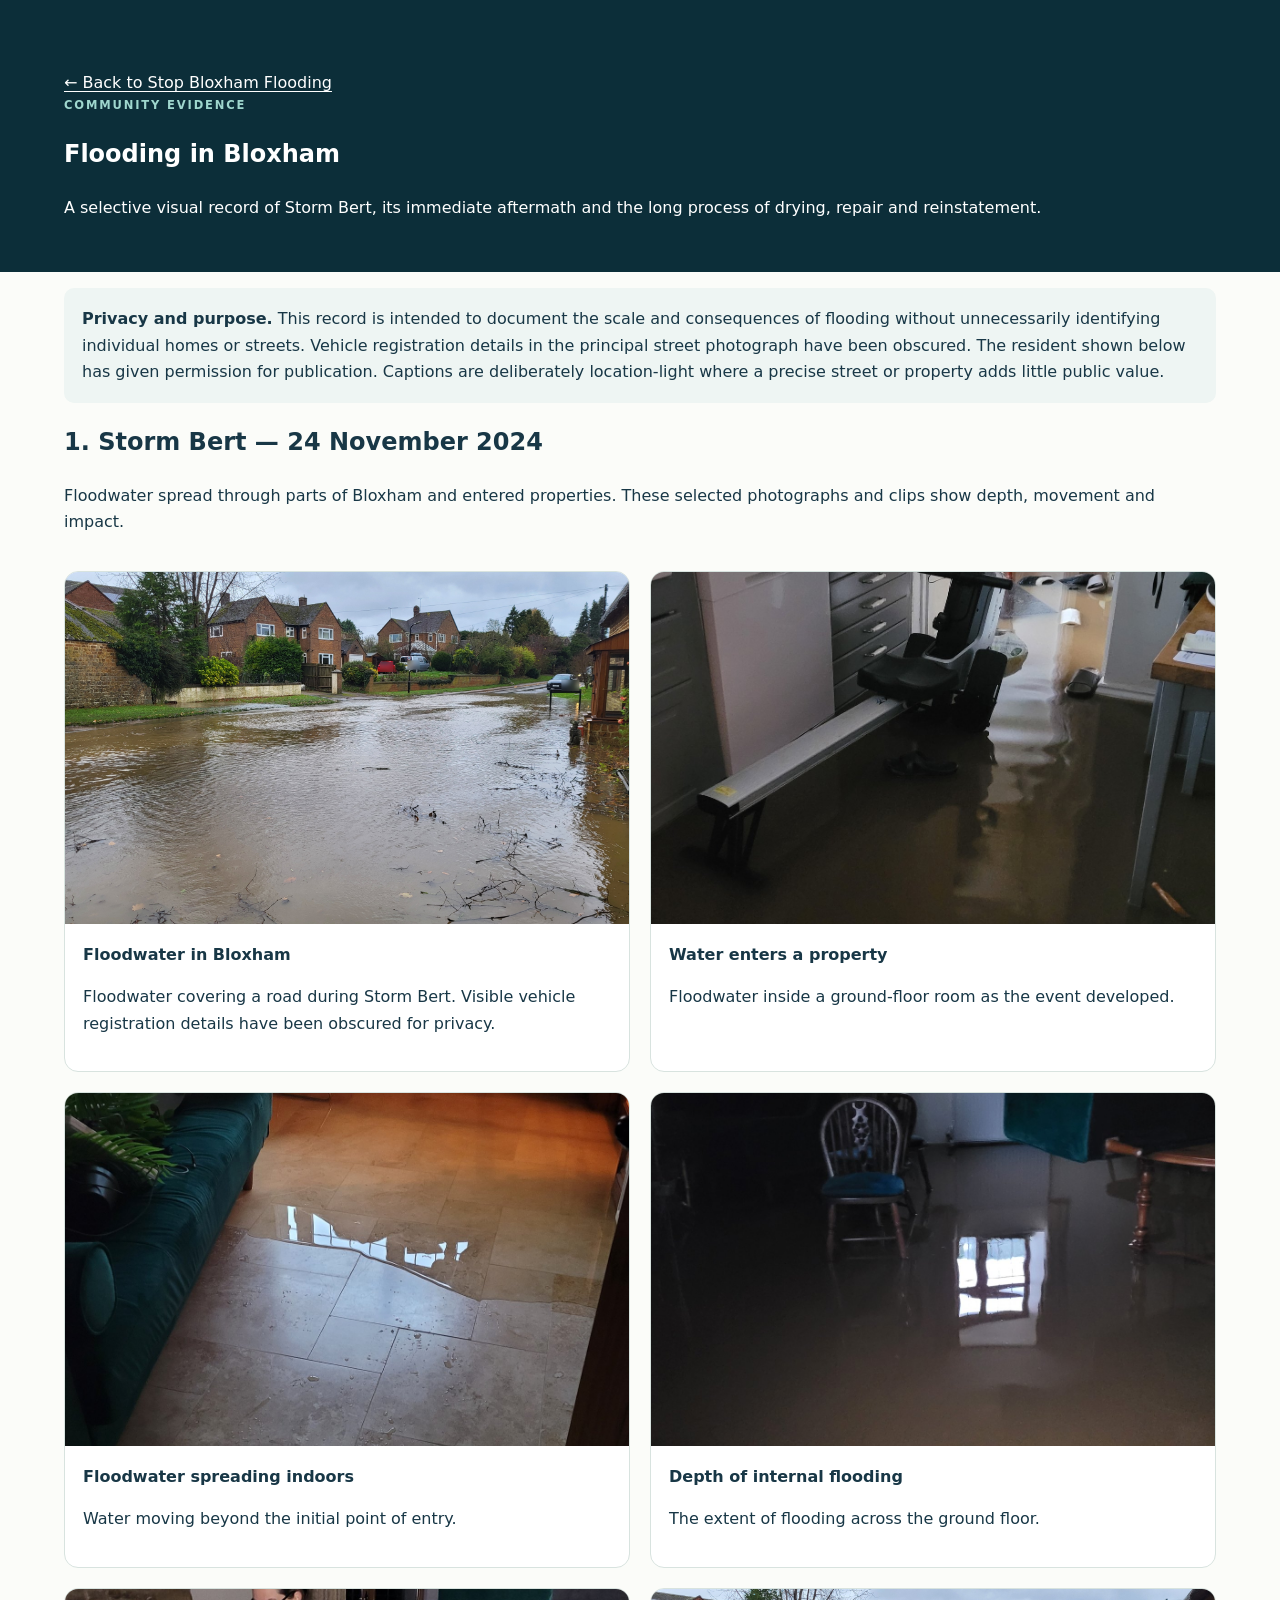
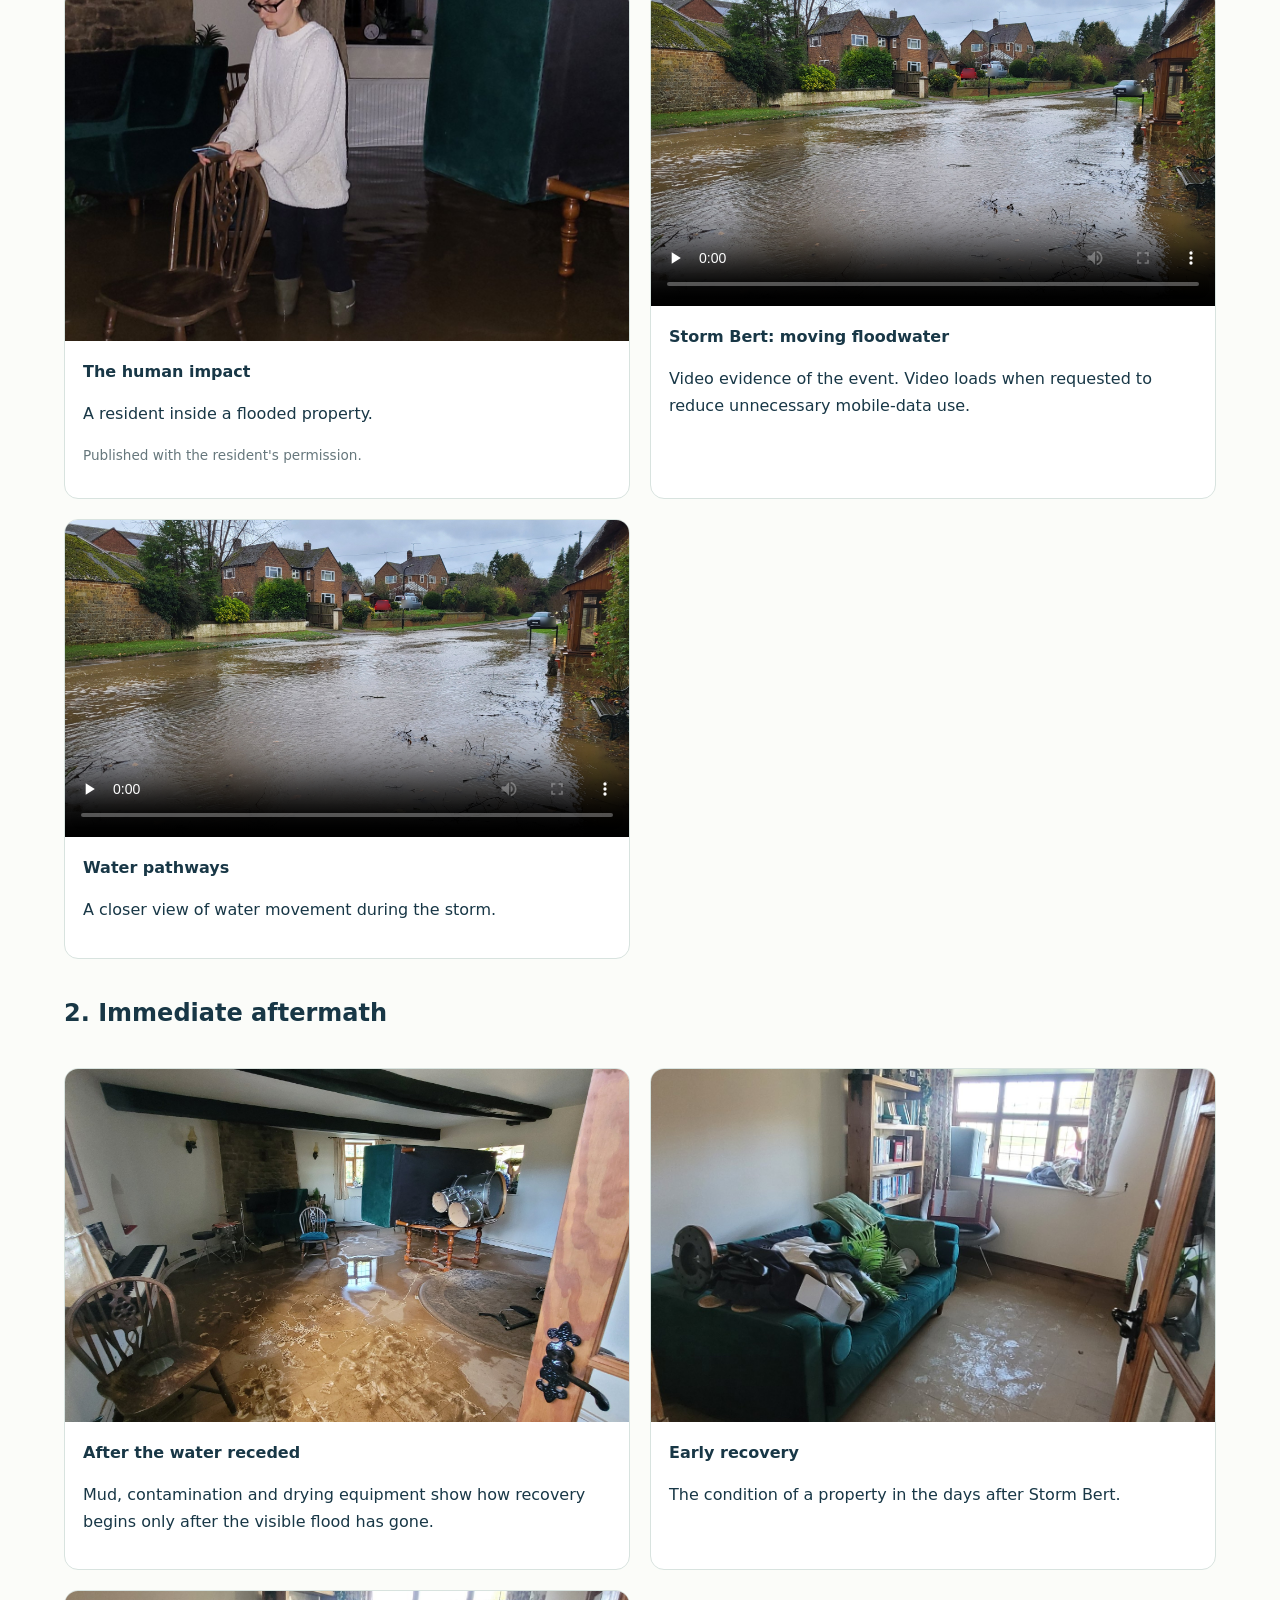
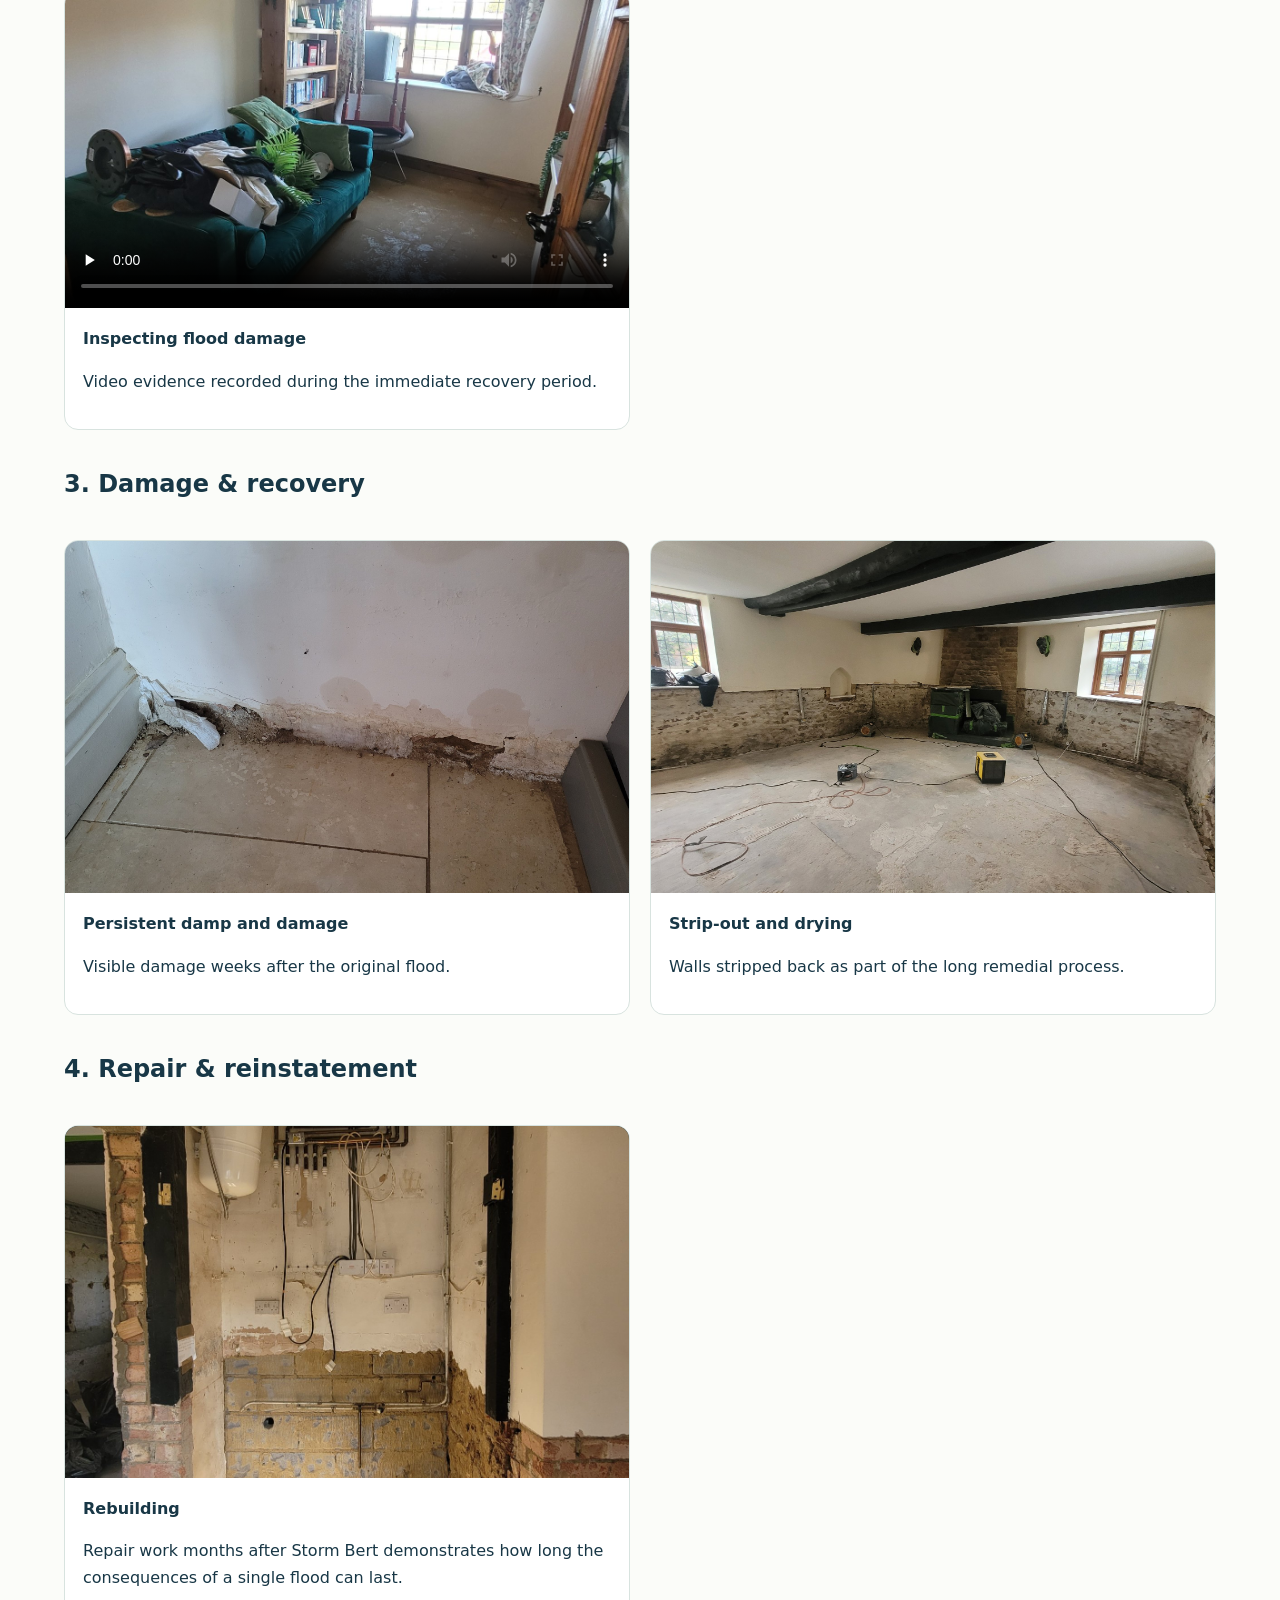
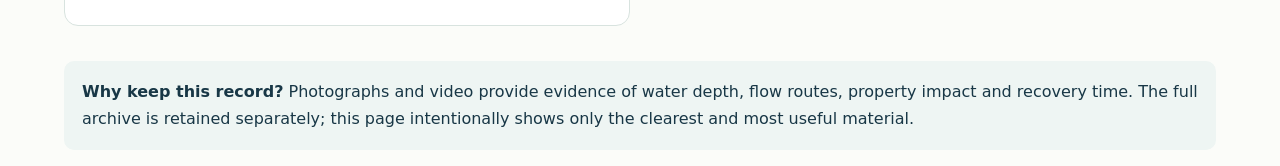
<file: flood-media.html>
<!doctype html><html lang="en"><head><meta charset="utf-8"><meta name="viewport" content="width=device-width,initial-scale=1"><title>Flood media record | Stop Bloxham Flooding</title><meta name="robots" content="index,follow"><link rel="canonical" href="https://www.stopbloxhamflooding.co.uk/flood-media.html"><link rel="stylesheet" href="v2-preview.css"><style>.media-hero{padding:70px 0 35px;background:#0c2e39;color:white}.media-grid{display:grid;grid-template-columns:repeat(2,1fr);gap:20px;margin:35px 0}.media-card{background:white;border:1px solid #d8e3df;border-radius:14px;overflow:hidden}.media-card img,.media-card video{width:100%;display:block;aspect-ratio:16/10;object-fit:cover;background:#102f39}.media-card .copy{padding:18px}.note{background:#eef5f3;padding:18px;border-radius:10px}.back{color:white}.consent{font-size:.85rem;color:#66777c}.video-card video{aspect-ratio:16/9}@media(max-width:700px){.media-grid{grid-template-columns:1fr}}</style></head><body><section class="media-hero"><div class="wrap"><a class="back" href="index.html">← Back to Stop Bloxham Flooding</a><p class="kicker light">Community evidence</p><h1>Flooding in Bloxham</h1><p>A selective visual record of Storm Bert, its immediate aftermath and the long process of drying, repair and reinstatement.</p></div></section><main class="wrap"><p class="note"><strong>Privacy and purpose.</strong> This record is intended to document the scale and consequences of flooding without unnecessarily identifying individual homes or streets. Vehicle registration details in the principal street photograph have been obscured. The resident shown below has given permission for publication. Captions are deliberately location-light where a precise street or property adds little public value.</p><h2>1. Storm Bert — 24 November 2024</h2><p>Floodwater spread through parts of Bloxham and entered properties. These selected photographs and clips show depth, movement and impact.</p><div class="media-grid"><article class="media-card"><img src="media/flood-archive/20241124_140927.jpg" alt="Floodwater covering a road in Bloxham during Storm Bert" loading="lazy"><div class="copy"><strong>Floodwater in Bloxham</strong><p>Floodwater covering a road during Storm Bert. Visible vehicle registration details have been obscured for privacy.</p></div></article><article class="media-card"><img src="media/flood-archive/20241124_142452.jpg" alt="Floodwater inside a ground-floor kitchen" loading="lazy"><div class="copy"><strong>Water enters a property</strong><p>Floodwater inside a ground-floor room as the event developed.</p></div></article><article class="media-card"><img src="media/flood-archive/20241124_142619.jpg" alt="Floodwater spreading through a ground-floor room" loading="lazy"><div class="copy"><strong>Floodwater spreading indoors</strong><p>Water moving beyond the initial point of entry.</p></div></article><article class="media-card"><img src="media/flood-archive/20241124_145734.jpg" alt="Deep floodwater across a ground-floor living space" loading="lazy"><div class="copy"><strong>Depth of internal flooding</strong><p>The extent of flooding across the ground floor.</p></div></article><article class="media-card"><img src="media/flood-archive/20241124_162336.jpg" alt="Resident standing in floodwater inside a property" loading="lazy"><div class="copy"><strong>The human impact</strong><p>A resident inside a flooded property.</p><p class="consent">Published with the resident's permission.</p></div></article><article class="media-card video-card"><video controls preload="none" poster="media/flood-archive/20241124_140927.jpg"><source src="media/flood-archive/20241124_140955.mp4" type="video/mp4">Your browser does not support video.</video><div class="copy"><strong>Storm Bert: moving floodwater</strong><p>Video evidence of the event. Video loads when requested to reduce unnecessary mobile-data use.</p></div></article><article class="media-card video-card"><video controls preload="none" poster="media/flood-archive/20241124_140927.jpg"><source src="media/flood-archive/20241124_141318.mp4" type="video/mp4">Your browser does not support video.</video><div class="copy"><strong>Water pathways</strong><p>A closer view of water movement during the storm.</p></div></article></div><h2>2. Immediate aftermath</h2><div class="media-grid"><article class="media-card"><img src="media/flood-archive/20241126_140818.jpg" alt="Ground-floor room after floodwater receded" loading="lazy"><div class="copy"><strong>After the water receded</strong><p>Mud, contamination and drying equipment show how recovery begins only after the visible flood has gone.</p></div></article><article class="media-card"><img src="media/flood-archive/20241128_123158.jpg" alt="Ground-floor room during early flood recovery" loading="lazy"><div class="copy"><strong>Early recovery</strong><p>The condition of a property in the days after Storm Bert.</p></div></article><article class="media-card video-card"><video controls preload="none" poster="media/flood-archive/20241128_123158.jpg"><source src="media/flood-archive/20241129_114334.mp4" type="video/mp4">Your browser does not support video.</video><div class="copy"><strong>Inspecting flood damage</strong><p>Video evidence recorded during the immediate recovery period.</p></div></article></div><h2>3. Damage & recovery</h2><div class="media-grid"><article class="media-card"><img src="media/flood-archive/20250103_093524.jpg" alt="Damp and damaged wall after flooding" loading="lazy"><div class="copy"><strong>Persistent damp and damage</strong><p>Visible damage weeks after the original flood.</p></div></article><article class="media-card"><img src="media/flood-archive/20250322_153632.jpg" alt="Room stripped back for drying and flood repairs" loading="lazy"><div class="copy"><strong>Strip-out and drying</strong><p>Walls stripped back as part of the long remedial process.</p></div></article></div><h2>4. Repair & reinstatement</h2><div class="media-grid"><article class="media-card"><img src="media/flood-archive/20250427_093059.jpg" alt="Interior undergoing rebuilding after flood damage" loading="lazy"><div class="copy"><strong>Rebuilding</strong><p>Repair work months after Storm Bert demonstrates how long the consequences of a single flood can last.</p></div></article></div><p class="note"><strong>Why keep this record?</strong> Photographs and video provide evidence of water depth, flow routes, property impact and recovery time. The full archive is retained separately; this page intentionally shows only the clearest and most useful material.</p></main>
</file>
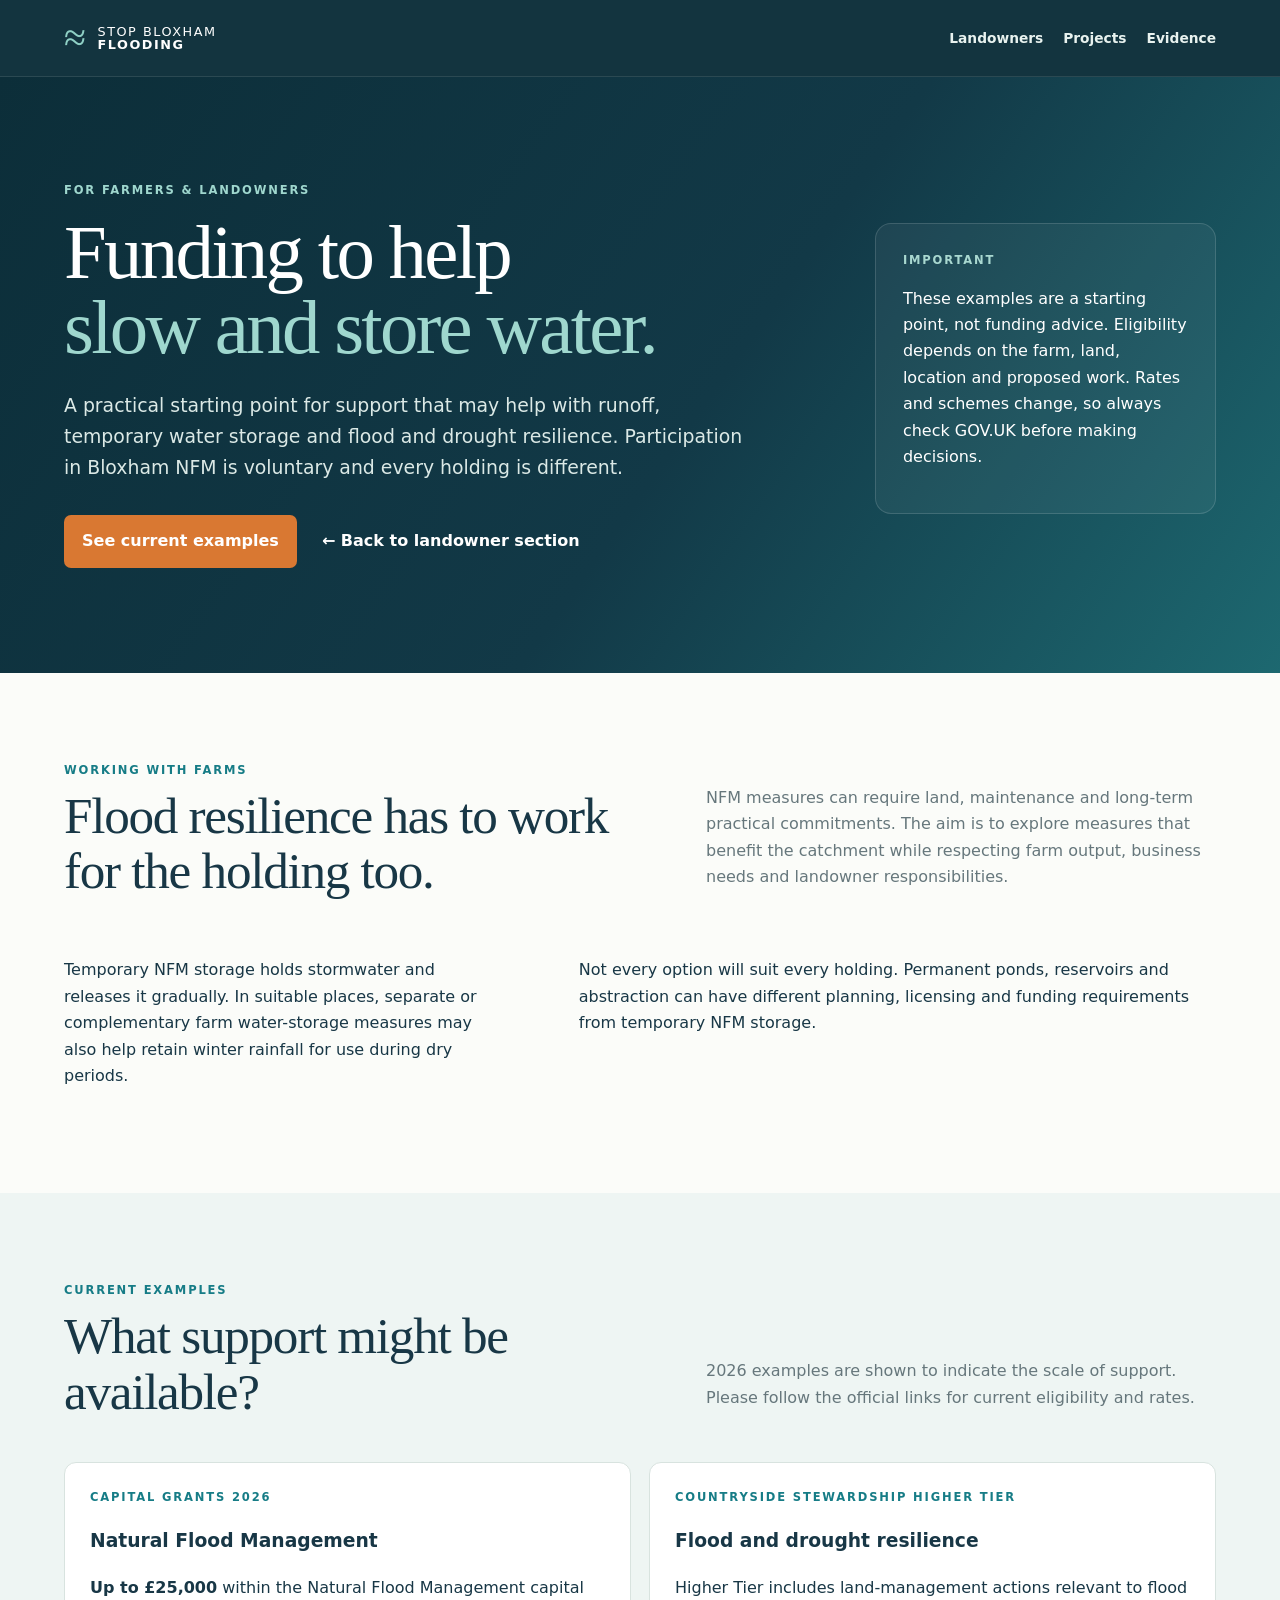
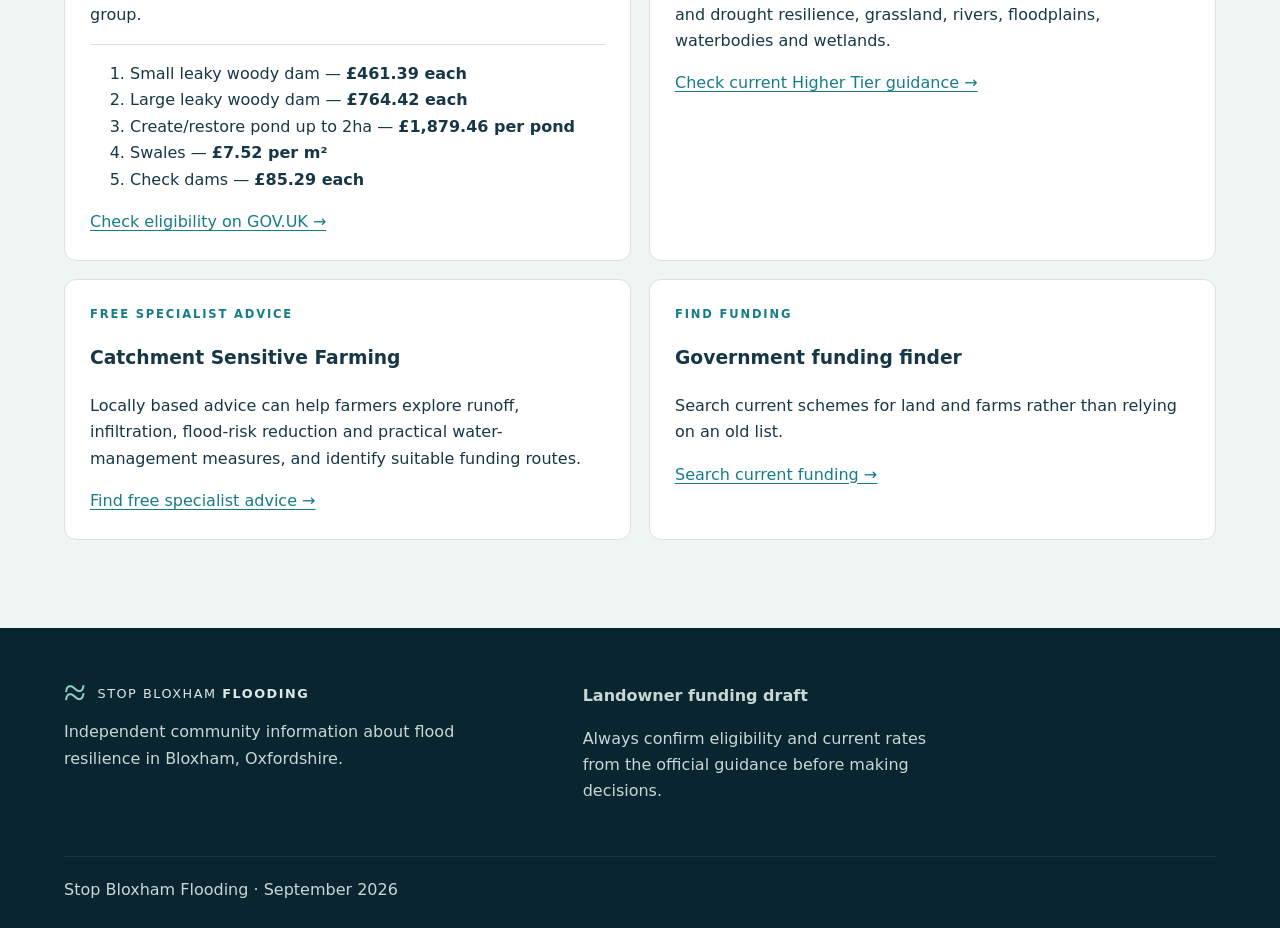
<file: landowner-funding.html>
<!doctype html><html lang="en"><head><meta charset="utf-8"><meta name="viewport" content="width=device-width,initial-scale=1"><title>Landowner funding & support | Stop Bloxham Flooding</title><meta name="robots" content="index,follow"><link rel="canonical" href="https://www.stopbloxhamflooding.co.uk/landowner-funding.html"><link rel="stylesheet" href="v2-preview.css"></head><body><header class="site-header"><div class="wrap nav"><a class="brand" href="index.html#landowners"><span class="brand-mark">≈</span><span>STOP BLOXHAM<br><b>FLOODING</b></span></a><nav><a href="index.html#landowners">Landowners</a><a href="index.html#projects">Projects</a><a href="index.html#evidence">Evidence</a></nav></div></header><main><section class="hero"><div class="wrap hero-grid"><div><p class="eyebrow">For farmers & landowners</p><h1>Funding to help<br><span>slow and store water.</span></h1><p class="hero-copy">A practical starting point for support that may help with runoff, temporary water storage and flood and drought resilience. Participation in Bloxham NFM is voluntary and every holding is different.</p><div class="hero-actions"><a class="btn" href="#funding">See current examples</a><a class="text-link" href="index.html#landowners">← Back to landowner section</a></div></div><aside class="hero-panel"><p class="panel-label">Important</p><p>These examples are a starting point, not funding advice. Eligibility depends on the farm, land, location and proposed work. Rates and schemes change, so always check GOV.UK before making decisions.</p></aside></div></section><section class="section"><div class="wrap"><div class="section-head"><div><p class="kicker">Working with farms</p><h2>Flood resilience has to work for the holding too.</h2></div><p class="section-intro">NFM measures can require land, maintenance and long-term practical commitments. The aim is to explore measures that benefit the catchment while respecting farm output, business needs and landowner responsibilities.</p></div><div class="context-grid"><div><p>Temporary NFM storage holds stormwater and releases it gradually. In suitable places, separate or complementary farm water-storage measures may also help retain winter rainfall for use during dry periods.</p></div><div><p>Not every option will suit every holding. Permanent ponds, reservoirs and abstraction can have different planning, licensing and funding requirements from temporary NFM storage.</p></div></div></div></section><section id="funding" class="section tint"><div class="wrap"><div class="section-head"><div><p class="kicker">Current examples</p><h2>What support might be available?</h2></div><p class="section-intro">2026 examples are shown to indicate the scale of support. Please follow the official links for current eligibility and rates.</p></div><div class="programme-grid"><article class="programme-card"><p class="kicker">Capital Grants 2026</p><h3>Natural Flood Management</h3><p><strong>Up to £25,000</strong> within the Natural Flood Management capital group.</p><ol class="mini-timeline"><li>Small leaky woody dam — <strong>£461.39 each</strong></li><li>Large leaky woody dam — <strong>£764.42 each</strong></li><li>Create/restore pond up to 2ha — <strong>£1,879.46 per pond</strong></li><li>Swales — <strong>£7.52 per m²</strong></li><li>Check dams — <strong>£85.29 each</strong></li></ol><a href="https://www.gov.uk/government/publications/capital-grants-2026/applicants-guide-capital-grants-2026" target="_blank" rel="noopener">Check eligibility on GOV.UK →</a></article><article class="programme-card"><p class="kicker">Countryside Stewardship Higher Tier</p><h3>Flood and drought resilience</h3><p>Higher Tier includes land-management actions relevant to flood and drought resilience, grassland, rivers, floodplains, waterbodies and wetlands.</p><a href="https://www.gov.uk/government/publications/countryside-stewardship-higher-tier-csht" target="_blank" rel="noopener">Check current Higher Tier guidance →</a></article><article class="programme-card"><p class="kicker">Free specialist advice</p><h3>Catchment Sensitive Farming</h3><p>Locally based advice can help farmers explore runoff, infiltration, flood-risk reduction and practical water-management measures, and identify suitable funding routes.</p><a href="https://www.gov.uk/guidance/catchment-sensitive-farming-reduce-agricultural-water-pollution" target="_blank" rel="noopener">Find free specialist advice →</a></article><article class="programme-card"><p class="kicker">Find funding</p><h3>Government funding finder</h3><p>Search current schemes for land and farms rather than relying on an old list.</p><a href="https://www.gov.uk/find-funding-for-land-or-farms" target="_blank" rel="noopener">Search current funding →</a></article></div></div></section></main><footer><div class="wrap footer-grid"><div><a class="brand" href="index.html"><span class="brand-mark">≈</span><span>STOP BLOXHAM <b>FLOODING</b></span></a><p>Independent community information about flood resilience in Bloxham, Oxfordshire.</p></div><div><b>Landowner funding draft</b><p>Always confirm eligibility and current rates from the official guidance before making decisions.</p></div></div><div class="wrap footer-bottom">Stop Bloxham Flooding · September 2026</div></footer><!-- Cloudflare Web Analytics --><script type='module' src='https://static.cloudflareinsights.com/beacon.min.js' data-cf-beacon='{"token": "1020107725c748e48f1dc726716c6385"}'></script><!-- End Cloudflare Web Analytics -->
</body></html>
</file>
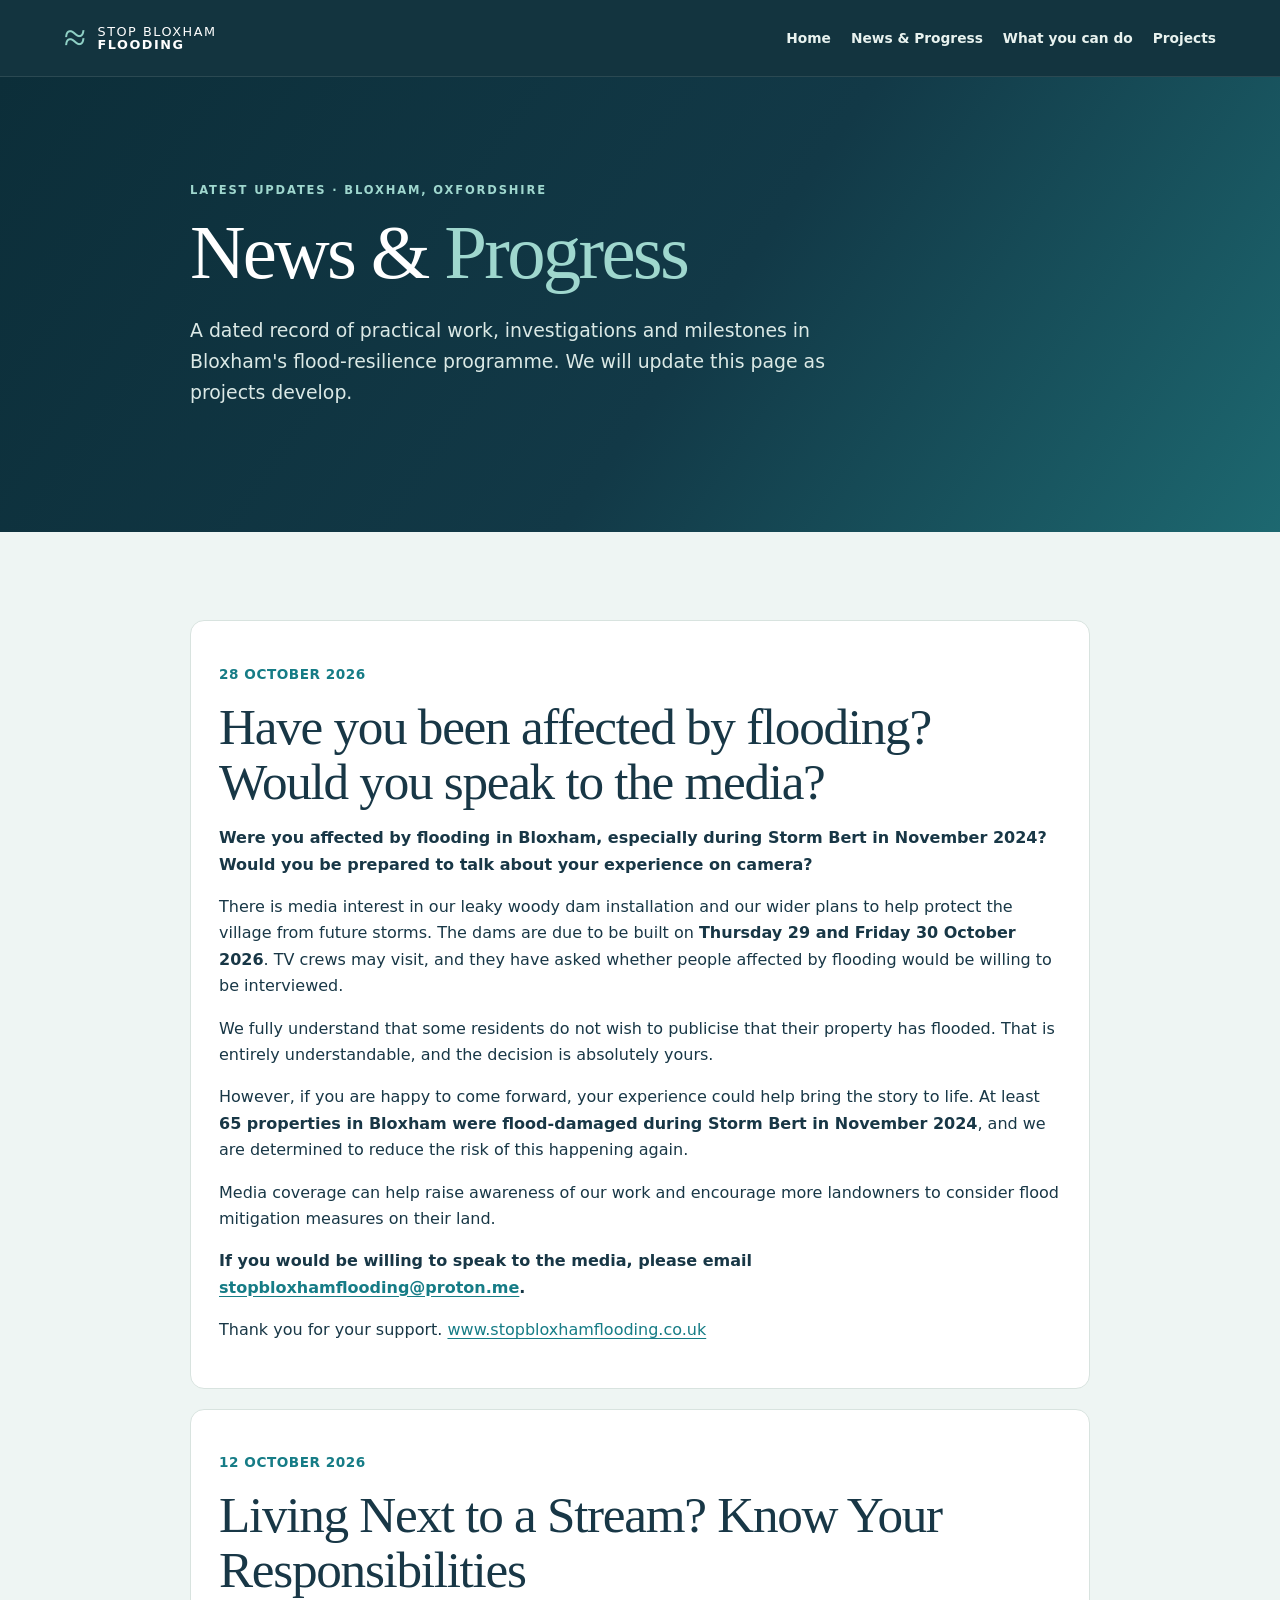
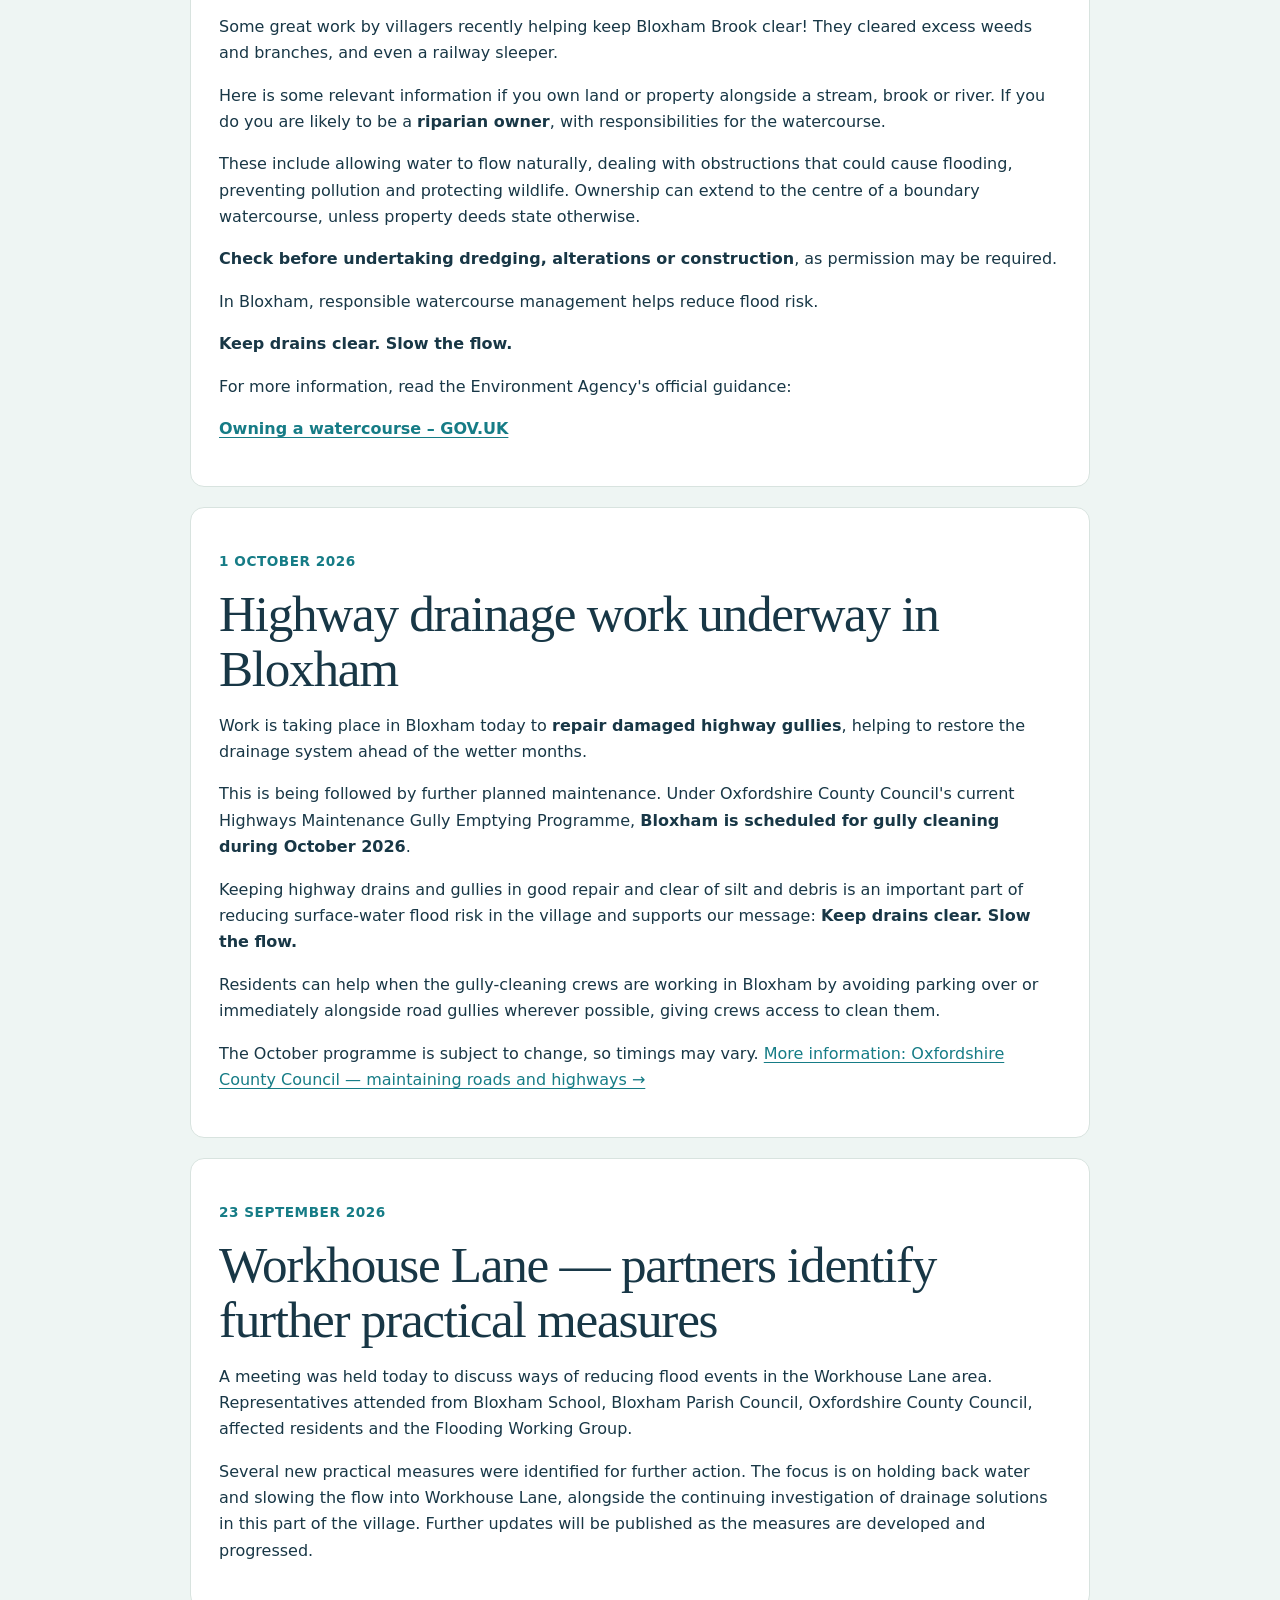
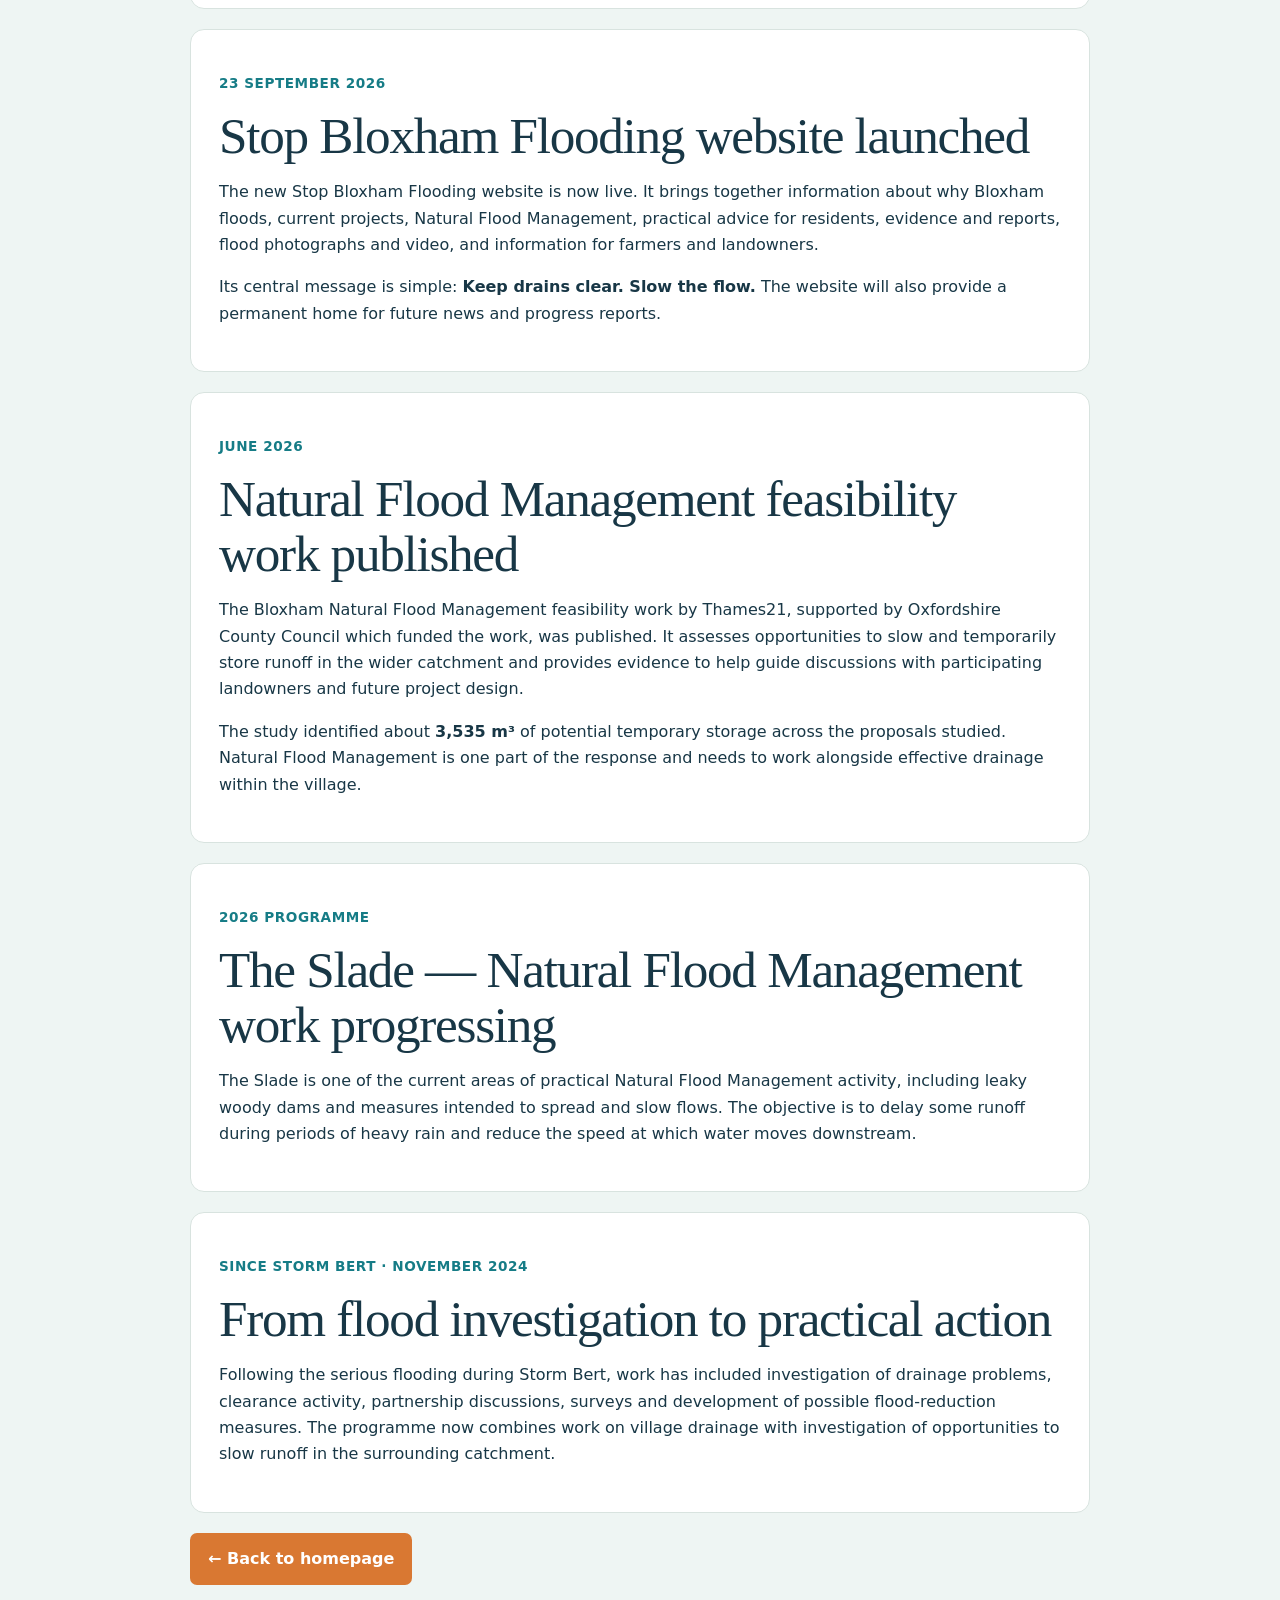
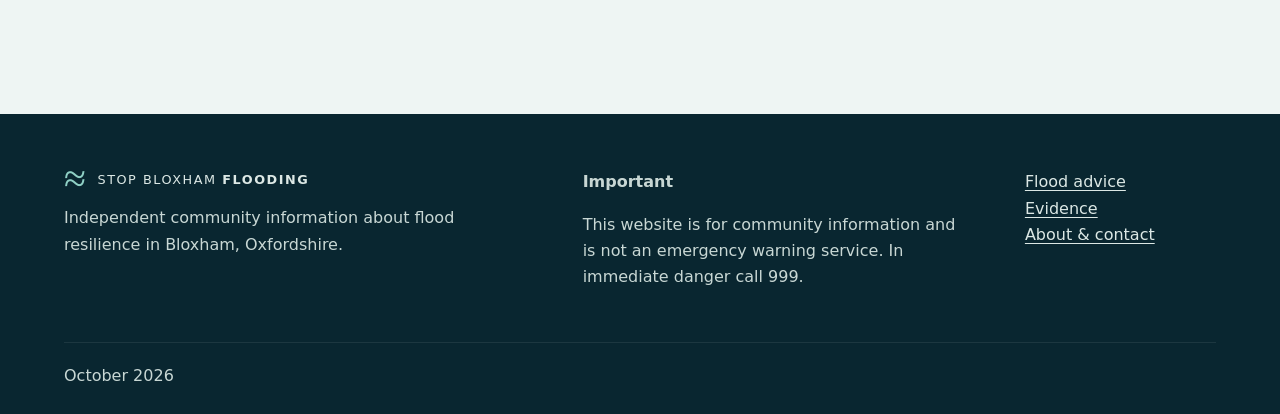
<file: news-progress.html>
<!doctype html>
<html lang="en">
<head>
<meta charset="utf-8"><meta name="viewport" content="width=device-width,initial-scale=1">
<title>News & Progress | Stop Bloxham Flooding</title>
<meta name="description" content="Latest news and progress on flood resilience, drainage and Natural Flood Management work in Bloxham, Oxfordshire.">
<link rel="canonical" href="https://www.stopbloxhamflooding.co.uk/news-progress.html">
<link rel="stylesheet" href="v2-preview.css">
<style>
.news-wrap{max-width:900px}.news-item{background:#fff;border:1px solid #d8e3df;border-radius:14px;padding:28px;margin:0 0 20px}.news-date{font-weight:750;color:#167c86;text-transform:uppercase;letter-spacing:.04em;font-size:.85rem}.news-item h2{margin-top:.35rem}.back-link{display:inline-block;margin-bottom:25px}.site-header nav a{white-space:nowrap}
</style>
</head>
<body>
<header class="site-header"><div class="wrap nav"><a class="brand" href="index.html"><span class="brand-mark">≈</span><span>STOP BLOXHAM<br><b>FLOODING</b></span></a><nav><a href="index.html">Home</a><a href="news-progress.html">News & Progress</a><a href="index.html#help">What you can do</a><a href="index.html#projects">Projects</a></nav></div></header>
<main>
<section class="hero"><div class="wrap news-wrap"><p class="eyebrow">Latest updates · Bloxham, Oxfordshire</p><h1>News & <span>Progress</span></h1><p class="hero-copy">A dated record of practical work, investigations and milestones in Bloxham's flood-resilience programme. We will update this page as projects develop.</p></div></section>
<section class="section tint"><div class="wrap news-wrap">
<article class="news-item"><p class="news-date">28 October 2026</p><h2>Have you been affected by flooding? Would you speak to the media?</h2><p><strong>Were you affected by flooding in Bloxham, especially during Storm Bert in November 2024? Would you be prepared to talk about your experience on camera?</strong></p><p>There is media interest in our leaky woody dam installation and our wider plans to help protect the village from future storms. The dams are due to be built on <strong>Thursday 29 and Friday 30 October 2026</strong>. TV crews may visit, and they have asked whether people affected by flooding would be willing to be interviewed.</p><p>We fully understand that some residents do not wish to publicise that their property has flooded. That is entirely understandable, and the decision is absolutely yours.</p><p>However, if you are happy to come forward, your experience could help bring the story to life. At least <strong>65 properties in Bloxham were flood-damaged during Storm Bert in November 2024</strong>, and we are determined to reduce the risk of this happening again.</p><p>Media coverage can help raise awareness of our work and encourage more landowners to consider flood mitigation measures on their land.</p><p><strong>If you would be willing to speak to the media, please email <a href="mailto:stopbloxhamflooding@proton.me">stopbloxhamflooding@proton.me</a>.</strong></p><p>Thank you for your support. <a href="https://www.stopbloxhamflooding.co.uk/">www.stopbloxhamflooding.co.uk</a></p></article>
<article class="news-item"><p class="news-date">12 October 2026</p><h2>Living Next to a Stream? Know Your Responsibilities</h2><p>Some great work by villagers recently helping keep Bloxham Brook clear! They cleared excess weeds and branches, and even a railway sleeper.</p><p>Here is some relevant information if you own land or property alongside a stream, brook or river. If you do you are likely to be a <strong>riparian owner</strong>, with responsibilities for the watercourse.</p><p>These include allowing water to flow naturally, dealing with obstructions that could cause flooding, preventing pollution and protecting wildlife. Ownership can extend to the centre of a boundary watercourse, unless property deeds state otherwise.</p><p><strong>Check before undertaking dredging, alterations or construction</strong>, as permission may be required.</p><p>In Bloxham, responsible watercourse management helps reduce flood risk.</p><p><strong>Keep drains clear. Slow the flow.</strong></p><p>For more information, read the Environment Agency's official guidance:</p><p><strong><a href="https://www.gov.uk/guidance/owning-a-watercourse" target="_blank" rel="noopener">Owning a watercourse – GOV.UK</a></strong></p></article>
<article class="news-item"><p class="news-date">1 October 2026</p><h2>Highway drainage work underway in Bloxham</h2><p>Work is taking place in Bloxham today to <strong>repair damaged highway gullies</strong>, helping to restore the drainage system ahead of the wetter months.</p><p>This is being followed by further planned maintenance. Under Oxfordshire County Council's current Highways Maintenance Gully Emptying Programme, <strong>Bloxham is scheduled for gully cleaning during October 2026</strong>.</p><p>Keeping highway drains and gullies in good repair and clear of silt and debris is an important part of reducing surface-water flood risk in the village and supports our message: <strong>Keep drains clear. Slow the flow.</strong></p><p>Residents can help when the gully-cleaning crews are working in Bloxham by avoiding parking over or immediately alongside road gullies wherever possible, giving crews access to clean them.</p><p>The October programme is subject to change, so timings may vary. <a href="https://www.oxfordshire.gov.uk/transport-and-travel/roadworks/how-we-maintain-our-roads#paragraph-16373" target="_blank" rel="noopener">More information: Oxfordshire County Council — maintaining roads and highways →</a></p></article>
<article class="news-item"><p class="news-date">23 September 2026</p><h2>Workhouse Lane — partners identify further practical measures</h2><p>A meeting was held today to discuss ways of reducing flood events in the Workhouse Lane area. Representatives attended from Bloxham School, Bloxham Parish Council, Oxfordshire County Council, affected residents and the Flooding Working Group.</p><p>Several new practical measures were identified for further action. The focus is on holding back water and slowing the flow into Workhouse Lane, alongside the continuing investigation of drainage solutions in this part of the village. Further updates will be published as the measures are developed and progressed.</p></article>
<article class="news-item"><p class="news-date">23 September 2026</p><h2>Stop Bloxham Flooding website launched</h2><p>The new Stop Bloxham Flooding website is now live. It brings together information about why Bloxham floods, current projects, Natural Flood Management, practical advice for residents, evidence and reports, flood photographs and video, and information for farmers and landowners.</p><p>Its central message is simple: <strong>Keep drains clear. Slow the flow.</strong> The website will also provide a permanent home for future news and progress reports.</p></article>
<article class="news-item"><p class="news-date">June 2026</p><h2>Natural Flood Management feasibility work published</h2><p>The Bloxham Natural Flood Management feasibility work by Thames21, supported by Oxfordshire County Council which funded the work, was published. It assesses opportunities to slow and temporarily store runoff in the wider catchment and provides evidence to help guide discussions with participating landowners and future project design.</p><p>The study identified about <strong>3,535 m³</strong> of potential temporary storage across the proposals studied. Natural Flood Management is one part of the response and needs to work alongside effective drainage within the village.</p></article>
<article class="news-item"><p class="news-date">2026 programme</p><h2>The Slade — Natural Flood Management work progressing</h2><p>The Slade is one of the current areas of practical Natural Flood Management activity, including leaky woody dams and measures intended to spread and slow flows. The objective is to delay some runoff during periods of heavy rain and reduce the speed at which water moves downstream.</p></article>
<article class="news-item"><p class="news-date">Since Storm Bert · November 2024</p><h2>From flood investigation to practical action</h2><p>Following the serious flooding during Storm Bert, work has included investigation of drainage problems, clearance activity, partnership discussions, surveys and development of possible flood-reduction measures. The programme now combines work on village drainage with investigation of opportunities to slow runoff in the surrounding catchment.</p></article>
<p><a class="btn back-link" href="index.html">← Back to homepage</a></p>
</div></section>
</main>
<footer><div class="wrap footer-grid"><div><a class="brand" href="index.html"><span class="brand-mark">≈</span><span>STOP BLOXHAM <b>FLOODING</b></span></a><p>Independent community information about flood resilience in Bloxham, Oxfordshire.</p></div><div><b>Important</b><p>This website is for community information and is not an emergency warning service. In immediate danger call 999.</p></div><div><a href="index.html#help">Flood advice</a><a href="index.html#evidence">Evidence</a><a href="index.html#about">About & contact</a></div></div><div class="wrap footer-bottom">October 2026</div></footer>
<!-- Cloudflare Web Analytics --><script type='module' src='https://static.cloudflareinsights.com/beacon.min.js' data-cf-beacon='{"token": "1020107725c748e48f1dc726716c6385"}'></script><!-- End Cloudflare Web Analytics -->
</body></html>
</file>
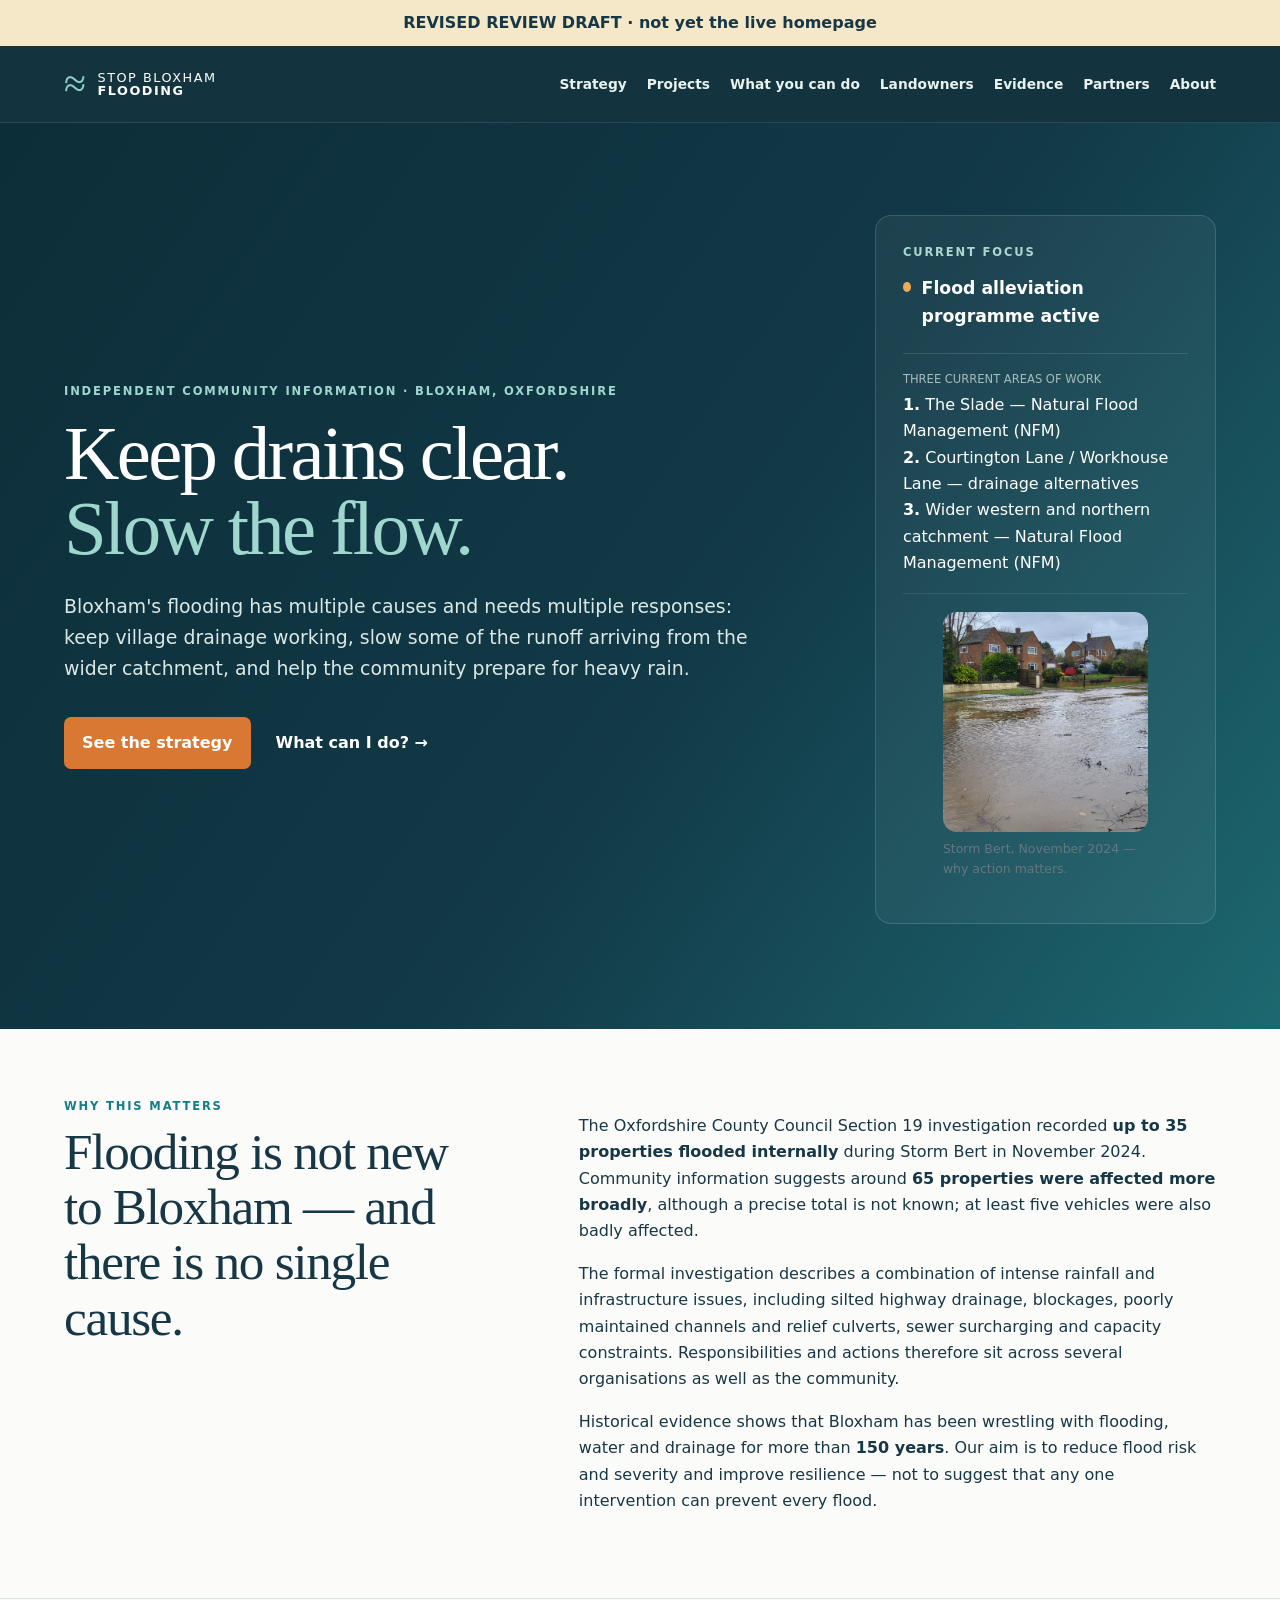
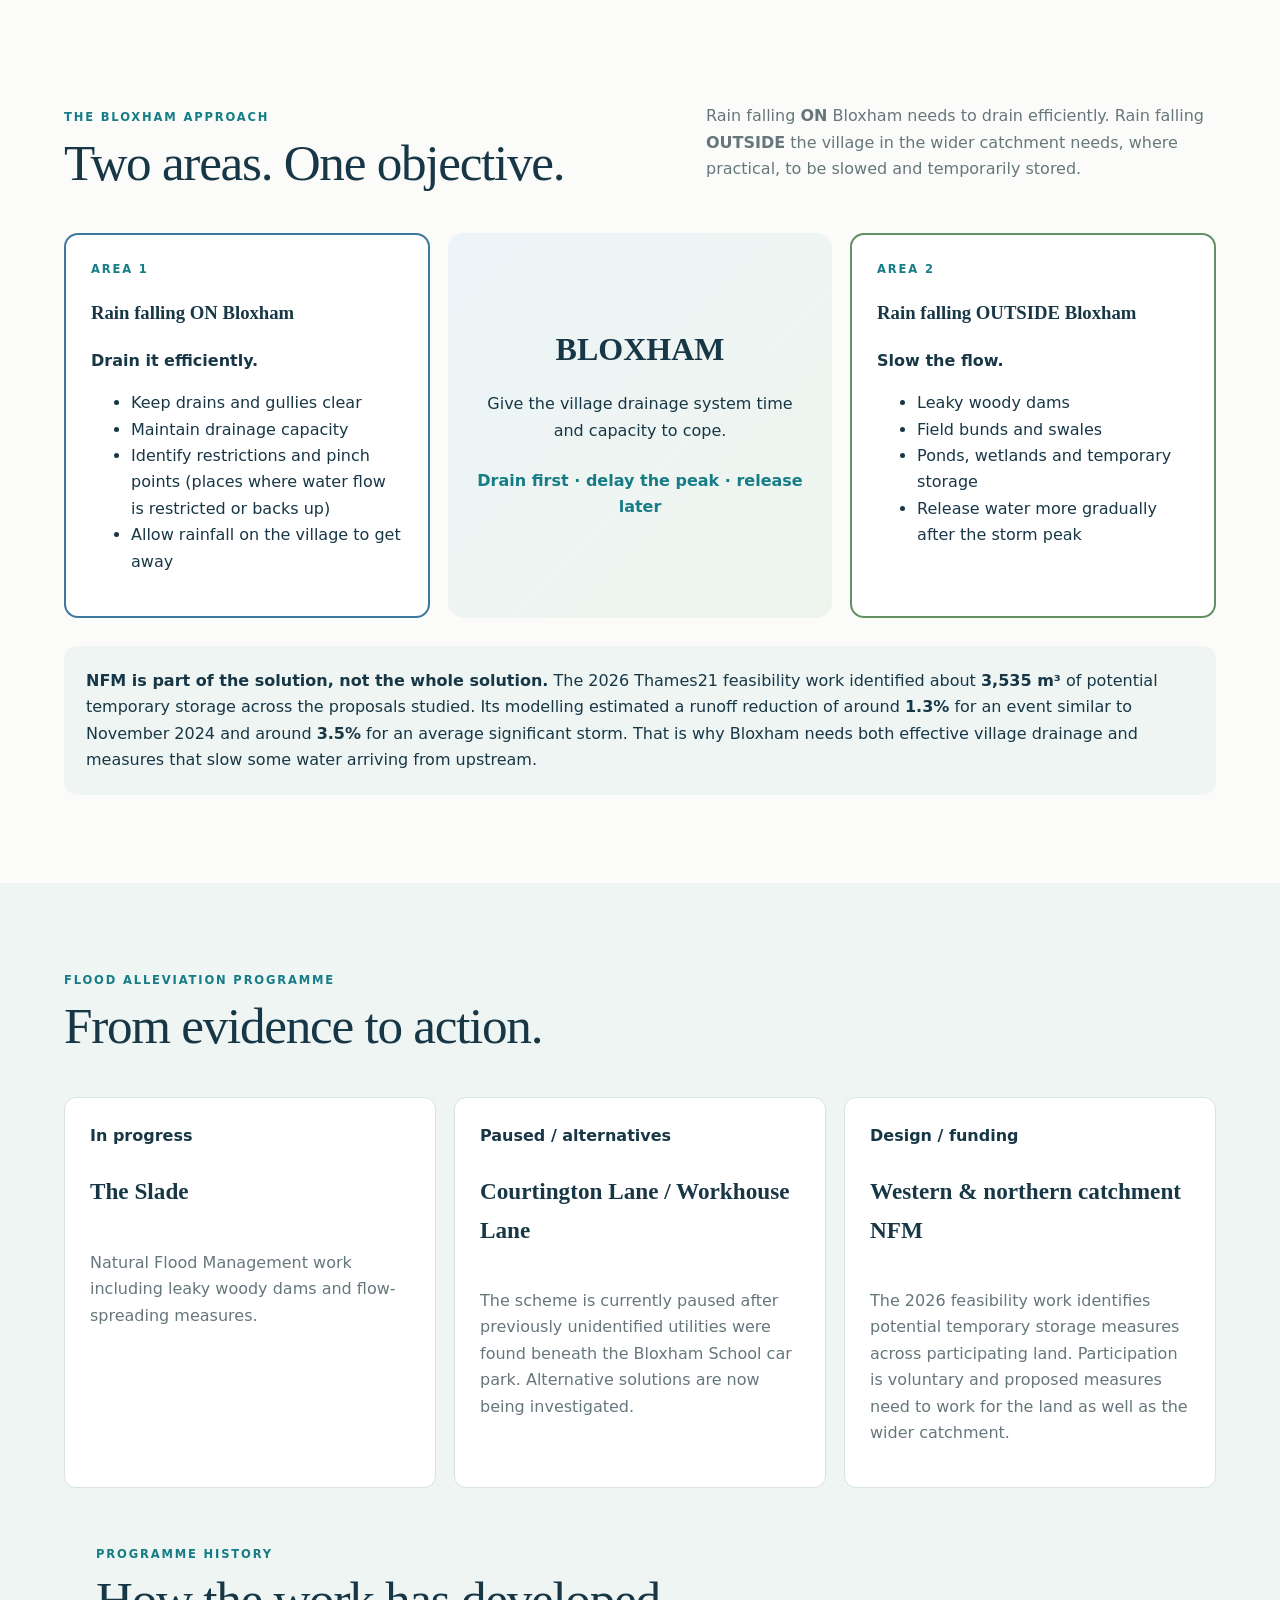
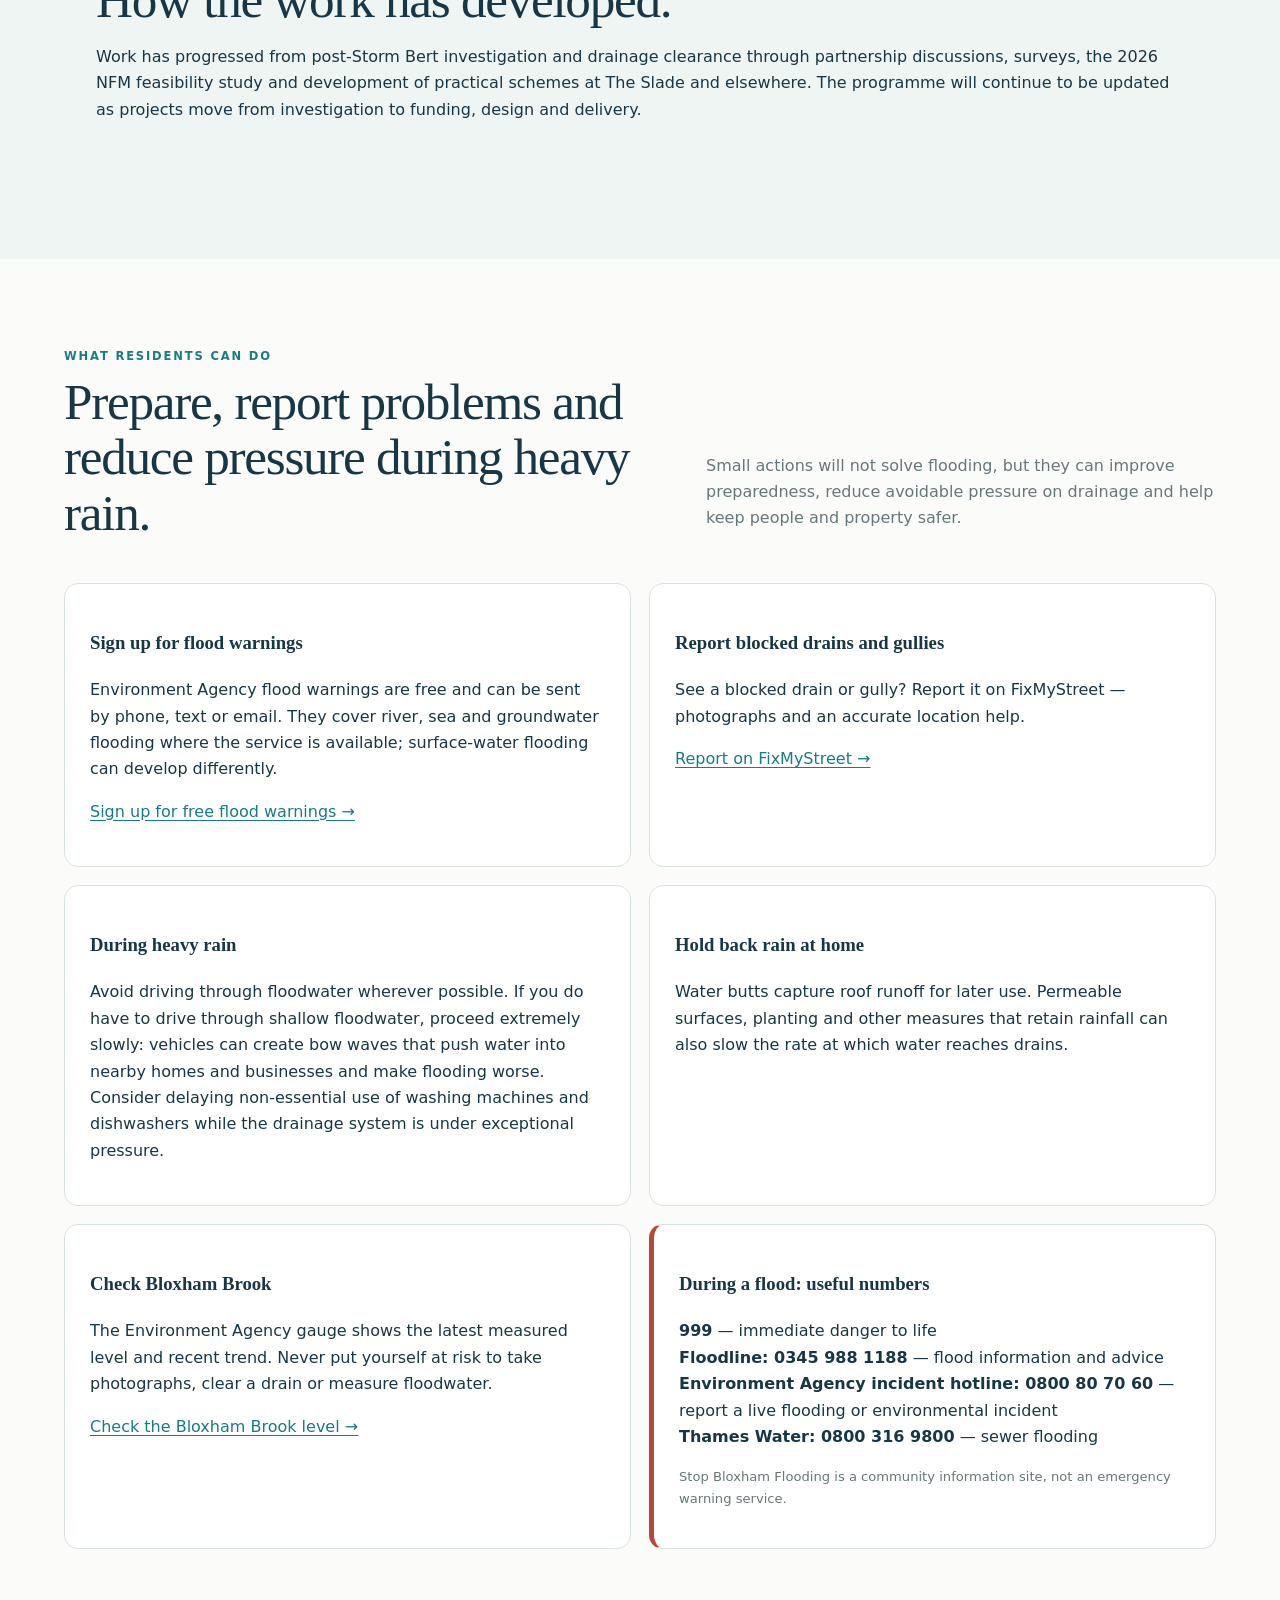
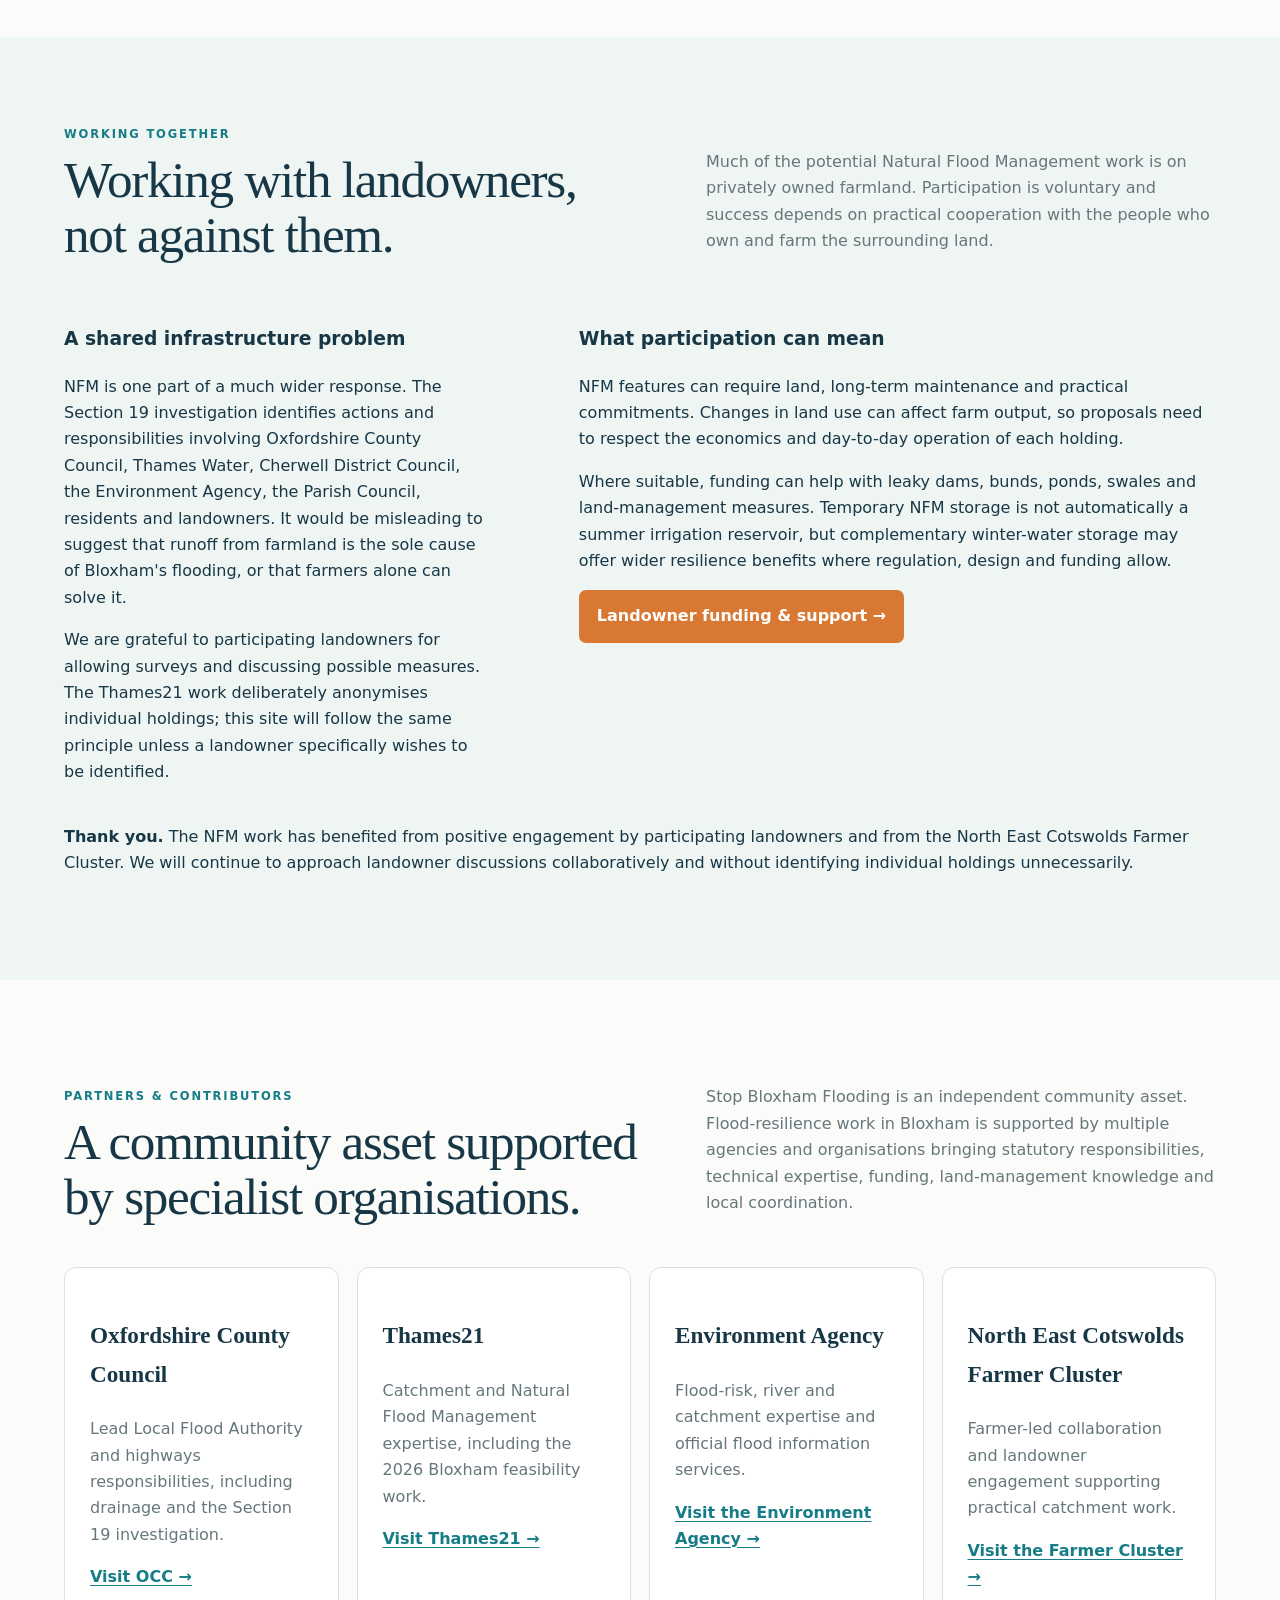
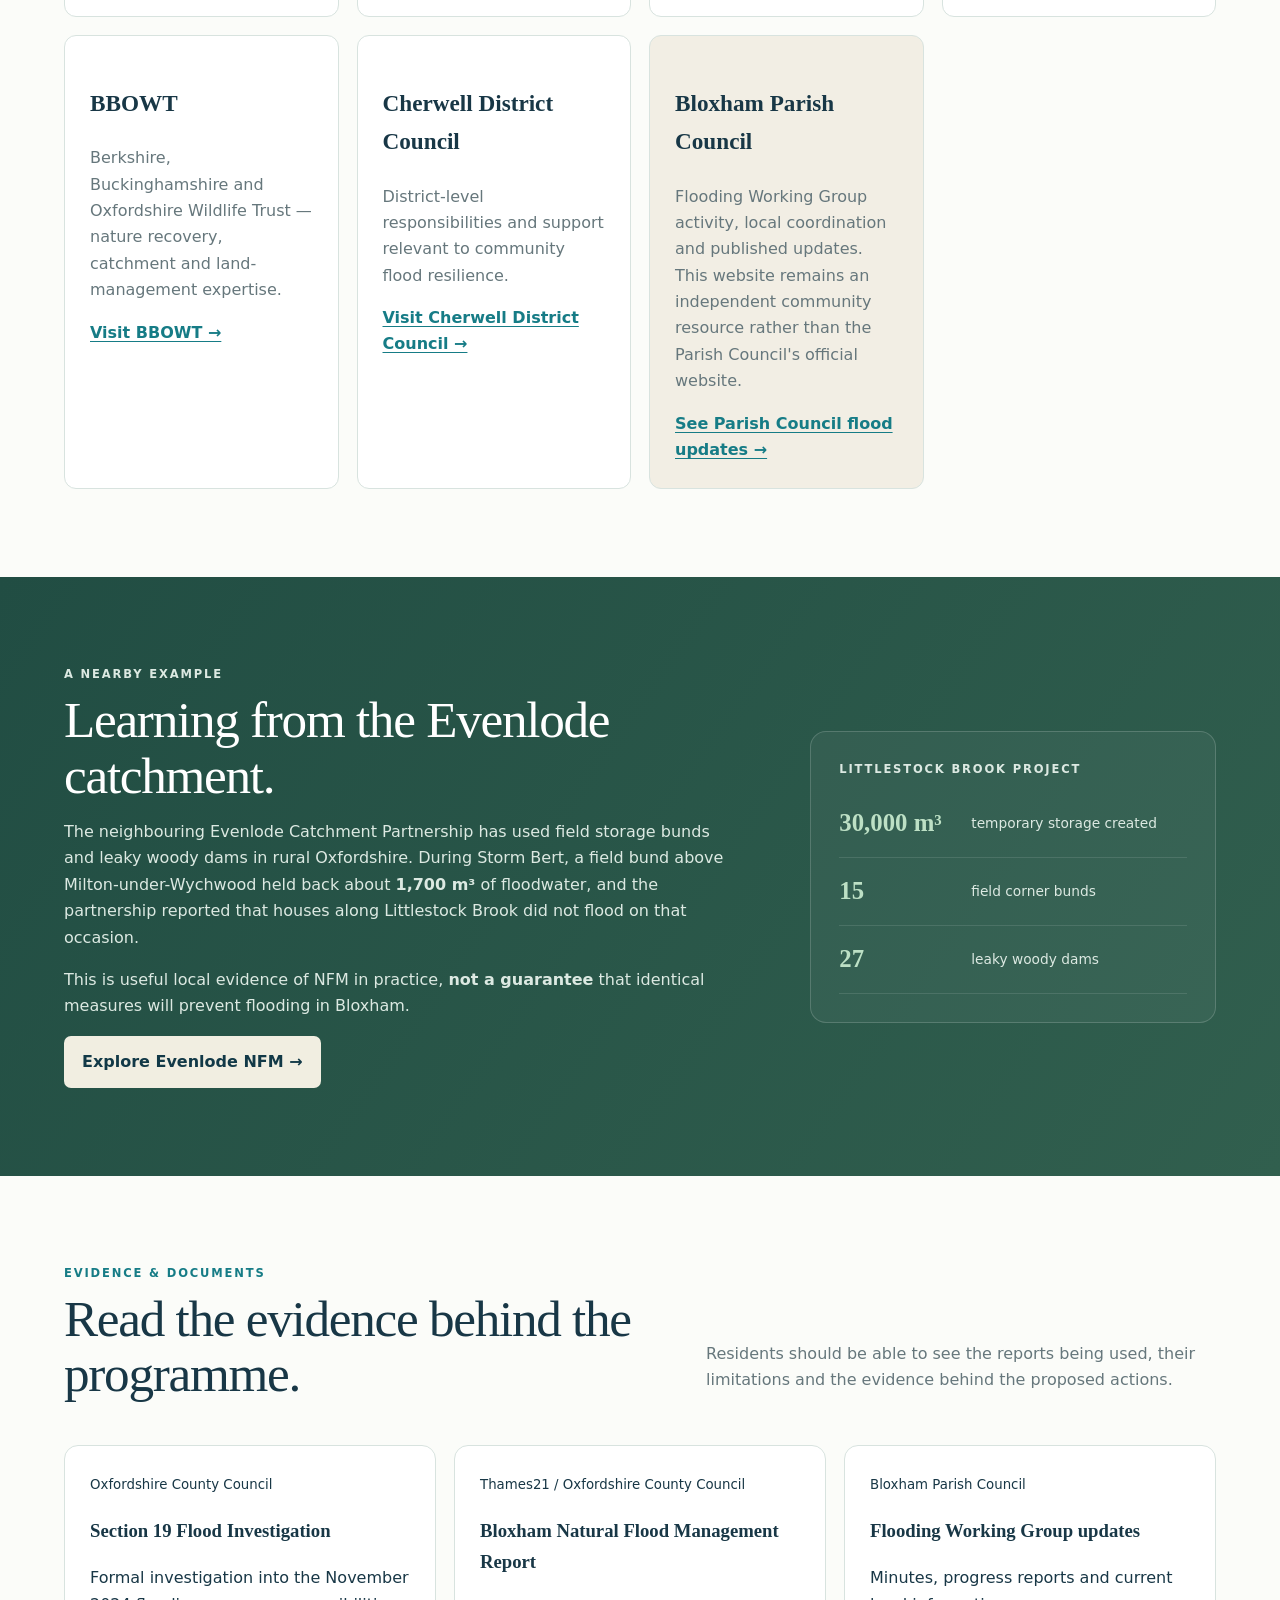
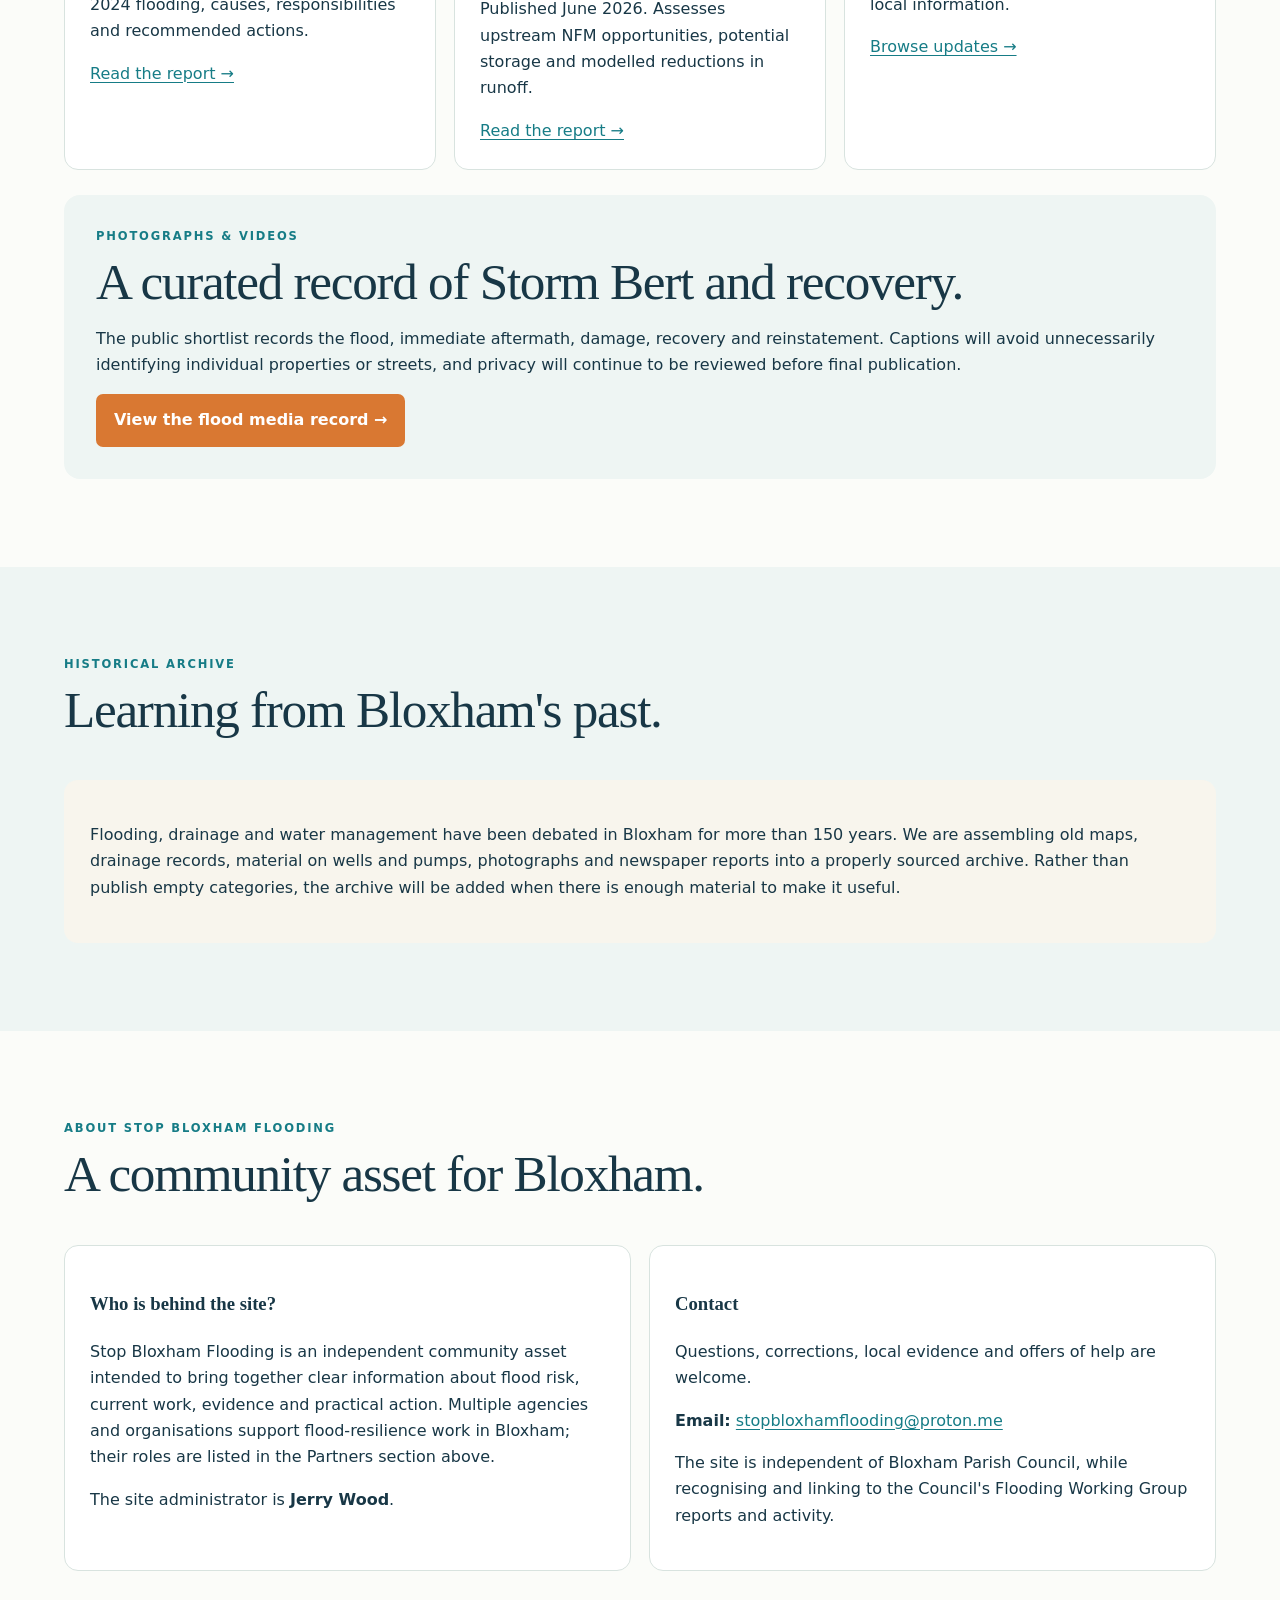
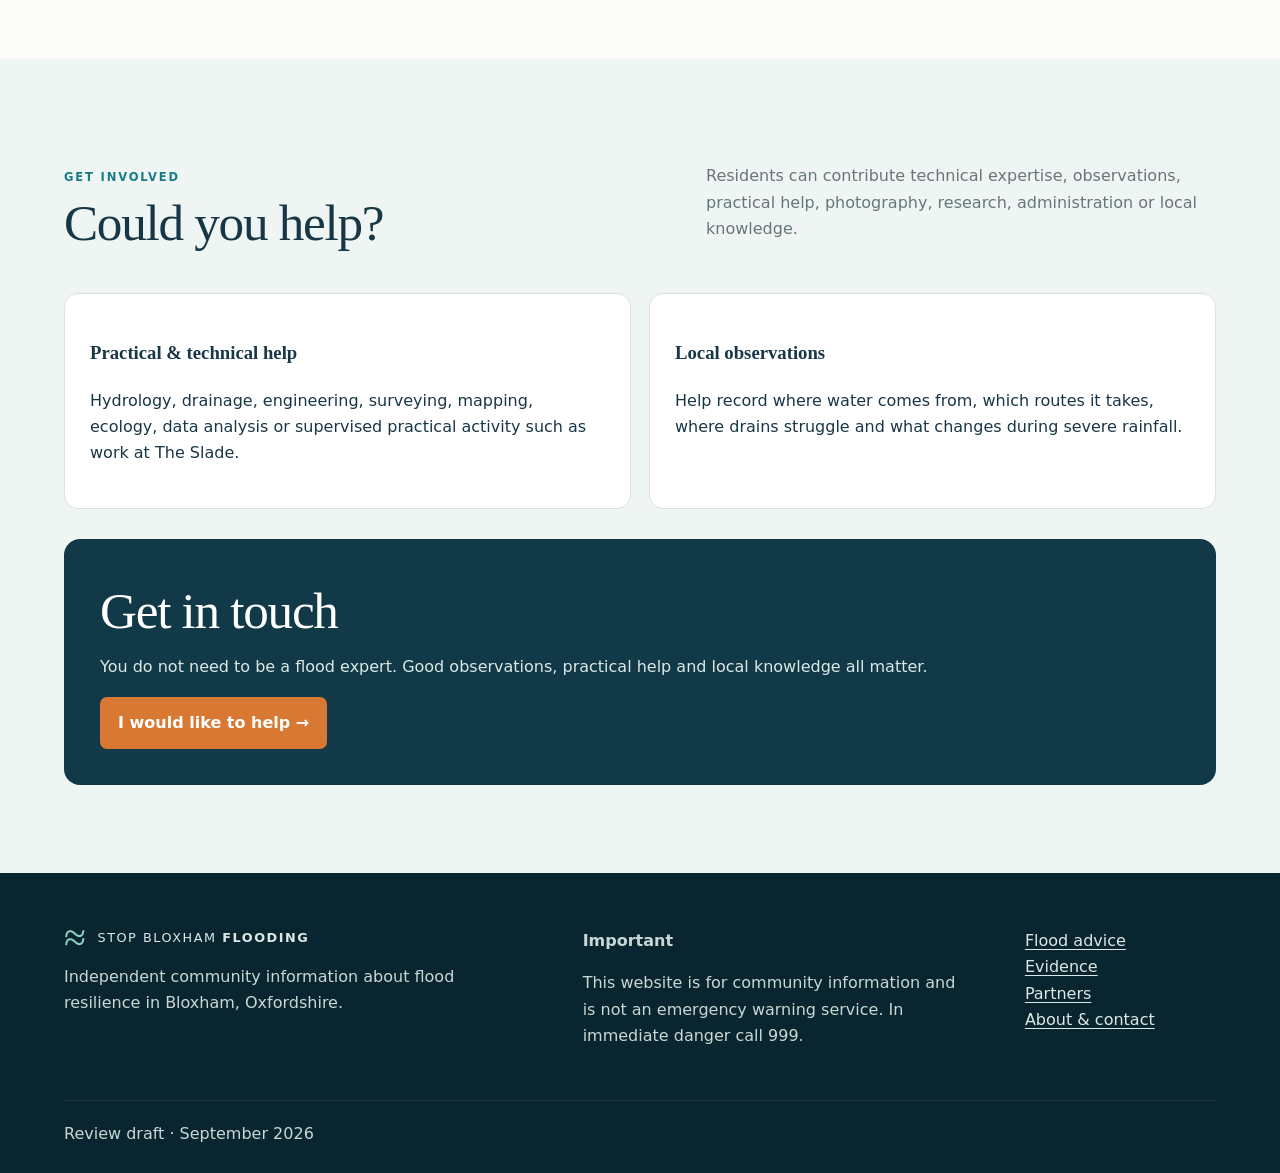
<file: publication-preview.html>
<!doctype html>
<html lang="en">
<head>
<meta charset="utf-8">
<meta name="viewport" content="width=device-width,initial-scale=1">
<title>Stop Bloxham Flooding | Community flood resilience in Bloxham</title>
<meta name="description" content="Independent community information about flooding in Bloxham, Oxfordshire: current flood-resilience projects, Natural Flood Management, evidence, practical advice and ways to help.">
<meta name="robots" content="noindex,nofollow">
<link rel="canonical" href="https://www.stopbloxhamflooding.co.uk/">
<link rel="stylesheet" href="v2-preview.css">
<style>
.notice{background:#f4e8c8;padding:10px 5%;text-align:center;font-weight:750}.strategy-visual{display:grid;grid-template-columns:1fr 1.05fr 1fr;gap:18px;margin:28px 0}.zone,.vol-card,.doc-card,.tip-card,.about-card{background:#fff;border:1px solid #d8e3df;border-radius:14px;padding:25px}.zone{border-width:2px}.zone.on{border-color:#3d789e}.zone.out{border-color:#638f62}.zone h3,.vol-card h3,.doc-card h3,.tip-card h3,.about-card h3{font-family:Georgia,serif}.village-core{border-radius:16px;background:linear-gradient(135deg,#edf4f8,#eef5ed);padding:28px;text-align:center;display:flex;flex-direction:column;justify-content:center}.village-core strong{font-family:Georgia,serif;font-size:2rem}.flow-word{font-weight:750;color:#167c86;margin:.5rem 0}.vol-grid,.docs-grid,.tips-grid,.about-grid{display:grid;grid-template-columns:repeat(2,1fr);gap:18px}.docs-grid{grid-template-columns:repeat(3,1fr)}.callout{background:#123947;color:#fff;border-radius:16px;padding:36px;margin-top:30px}.callout h2{color:#fff}.callout p{color:#dbe9e6}.media-link{background:#eef5f3;border-radius:16px;padding:32px;margin-top:25px}.source-note{font-size:.82rem;color:#66777c}.hero-photo{margin-top:18px}.hero-photo img{width:100%;height:220px;object-fit:cover;border-radius:14px;display:block}.hero-photo figcaption{font-size:.78rem;color:#66777c;margin-top:7px}.plain-status{font-weight:750}.emergency{border-left:5px solid #b54a3a}.contact-link{word-break:break-word}.archive-progress{background:#f8f5ed;border-radius:14px;padding:26px}.partner-thanks{margin-top:22px}.stat-note{background:#eef5f3;border-radius:14px;padding:22px;margin-top:20px}.site-header nav a{white-space:nowrap}
@media(max-width:900px){.strategy-visual,.vol-grid,.docs-grid,.tips-grid,.about-grid{grid-template-columns:1fr}.hero-photo img{height:190px}.site-header .nav{align-items:flex-start}.site-header nav{gap:10px;flex-wrap:wrap}.callout,.media-link{padding:24px}.village-core{order:3}.zone.on{order:1}.zone.out{order:2}}
</style>
</head>
<body>
<div class="notice">REVISED REVIEW DRAFT · not yet the live homepage</div>
<header class="site-header"><div class="wrap nav"><a class="brand" href="#top"><span class="brand-mark">≈</span><span>STOP BLOXHAM<br><b>FLOODING</b></span></a><nav><a href="#strategy">Strategy</a><a href="#projects">Projects</a><a href="#help">What you can do</a><a href="#landowners">Landowners</a><a href="#evidence">Evidence</a><a href="#partners">Partners</a><a href="#about">About</a></nav></div></header>
<main id="top">
<section class="hero"><div class="wrap hero-grid"><div><p class="eyebrow">Independent community information · Bloxham, Oxfordshire</p><h1>Keep drains clear.<br><span>Slow the flow.</span></h1><p class="hero-copy">Bloxham's flooding has multiple causes and needs multiple responses: keep village drainage working, slow some of the runoff arriving from the wider catchment, and help the community prepare for heavy rain.</p><div class="hero-actions"><a class="btn" href="#strategy">See the strategy</a><a class="text-link" href="#help">What can I do? →</a></div></div><aside class="hero-panel"><p class="panel-label">Current focus</p><div class="current-status"><span class="pulse"></span><strong>Flood alleviation programme active</strong></div><dl><div><dt>Three current areas of work</dt><dd><strong>1.</strong> The Slade — Natural Flood Management (NFM)<br><strong>2.</strong> Courtington Lane / Workhouse Lane — drainage alternatives<br><strong>3.</strong> Wider western and northern catchment — Natural Flood Management (NFM)</dd></div></dl><figure class="hero-photo"><img src="media/flood-archive/20241124_140927.jpg" alt="Flooding in Bloxham during Storm Bert in November 2024"><figcaption>Storm Bert, November 2024 — why action matters.</figcaption></figure></aside></div></section>

<section class="context"><div class="wrap context-grid"><div><p class="kicker">Why this matters</p><h2>Flooding is not new to Bloxham — and there is no single cause.</h2></div><div><p>The Oxfordshire County Council Section 19 investigation recorded <strong>up to 35 properties flooded internally</strong> during Storm Bert in November 2024. Community information suggests around <strong>65 properties were affected more broadly</strong>, although a precise total is not known; at least five vehicles were also badly affected.</p><p>The formal investigation describes a combination of intense rainfall and infrastructure issues, including silted highway drainage, blockages, poorly maintained channels and relief culverts, sewer surcharging and capacity constraints. Responsibilities and actions therefore sit across several organisations as well as the community.</p><p>Historical evidence shows that Bloxham has been wrestling with flooding, water and drainage for more than <strong>150 years</strong>. Our aim is to reduce flood risk and severity and improve resilience — not to suggest that any one intervention can prevent every flood.</p></div></div></section>

<section id="strategy" class="section"><div class="wrap"><div class="section-head"><div><p class="kicker">The Bloxham approach</p><h2>Two areas. One objective.</h2></div><p class="section-intro">Rain falling <strong>ON</strong> Bloxham needs to drain efficiently. Rain falling <strong>OUTSIDE</strong> the village in the wider catchment needs, where practical, to be slowed and temporarily stored.</p></div><div class="strategy-visual" role="group" aria-label="Two-part flood resilience strategy for Bloxham"><article class="zone on"><p class="kicker">Area 1</p><h3>Rain falling ON Bloxham</h3><p><strong>Drain it efficiently.</strong></p><ul><li>Keep drains and gullies clear</li><li>Maintain drainage capacity</li><li>Identify restrictions and pinch points (places where water flow is restricted or backs up)</li><li>Allow rainfall on the village to get away</li></ul></article><div class="village-core"><strong>BLOXHAM</strong><p>Give the village drainage system time and capacity to cope.</p><p class="flow-word">Drain first · delay the peak · release later</p></div><article class="zone out"><p class="kicker">Area 2</p><h3>Rain falling OUTSIDE Bloxham</h3><p><strong>Slow the flow.</strong></p><ul><li>Leaky woody dams</li><li>Field bunds and swales</li><li>Ponds, wetlands and temporary storage</li><li>Release water more gradually after the storm peak</li></ul></article></div><div class="stat-note"><strong>NFM is part of the solution, not the whole solution.</strong> The 2026 Thames21 feasibility work identified about <strong>3,535 m³</strong> of potential temporary storage across the proposals studied. Its modelling estimated a runoff reduction of around <strong>1.3%</strong> for an event similar to November 2024 and around <strong>3.5%</strong> for an average significant storm. That is why Bloxham needs both effective village drainage and measures that slow some water arriving from upstream.</div></div></section>

<section id="projects" class="section tint"><div class="wrap"><div class="section-head"><div><p class="kicker">Flood alleviation programme</p><h2>From evidence to action.</h2></div></div><div class="project-grid"><article class="project-card"><div class="project-top"><span class="plain-status">In progress</span></div><h3>The Slade</h3><p>Natural Flood Management work including leaky woody dams and flow-spreading measures.</p></article><article class="project-card"><div class="project-top"><span class="plain-status">Paused / alternatives</span></div><h3>Courtington Lane / Workhouse Lane</h3><p>The scheme is currently paused after previously unidentified utilities were found beneath the Bloxham School car park. Alternative solutions are now being investigated.</p></article><article class="project-card"><div class="project-top"><span class="plain-status">Design / funding</span></div><h3>Western & northern catchment NFM</h3><p>The 2026 feasibility work identifies potential temporary storage measures across participating land. Participation is voluntary and proposed measures need to work for the land as well as the wider catchment.</p></article></div><div class="media-link"><p class="kicker">Programme history</p><h2>How the work has developed.</h2><p>Work has progressed from post-Storm Bert investigation and drainage clearance through partnership discussions, surveys, the 2026 NFM feasibility study and development of practical schemes at The Slade and elsewhere. The programme will continue to be updated as projects move from investigation to funding, design and delivery.</p></div></div></section>

<section id="help" class="section"><div class="wrap"><div class="section-head"><div><p class="kicker">What residents can do</p><h2>Prepare, report problems and reduce pressure during heavy rain.</h2></div><p class="section-intro">Small actions will not solve flooding, but they can improve preparedness, reduce avoidable pressure on drainage and help keep people and property safer.</p></div><div class="tips-grid"><article class="tip-card"><h3>Sign up for flood warnings</h3><p>Environment Agency flood warnings are free and can be sent by phone, text or email. They cover river, sea and groundwater flooding where the service is available; surface-water flooding can develop differently.</p><p><a href="https://www.gov.uk/sign-up-for-flood-warnings" target="_blank" rel="noopener">Sign up for free flood warnings →</a></p></article><article class="tip-card"><h3>Report blocked drains and gullies</h3><p>See a blocked drain or gully? Report it on FixMyStreet — photographs and an accurate location help.</p><p><a href="https://fixmystreet.oxfordshire.gov.uk/" target="_blank" rel="noopener">Report on FixMyStreet →</a></p></article><article class="tip-card"><h3>During heavy rain</h3><p>Avoid driving through floodwater wherever possible. If you do have to drive through shallow floodwater, proceed extremely slowly: vehicles can create bow waves that push water into nearby homes and businesses and make flooding worse. Consider delaying non-essential use of washing machines and dishwashers while the drainage system is under exceptional pressure.</p></article><article class="tip-card"><h3>Hold back rain at home</h3><p>Water butts capture roof runoff for later use. Permeable surfaces, planting and other measures that retain rainfall can also slow the rate at which water reaches drains.</p></article><article class="tip-card"><h3>Check Bloxham Brook</h3><p>The Environment Agency gauge shows the latest measured level and recent trend. Never put yourself at risk to take photographs, clear a drain or measure floodwater.</p><p><a href="https://check-for-flooding.service.gov.uk/station/7061" target="_blank" rel="noopener">Check the Bloxham Brook level →</a></p></article><article class="tip-card emergency"><h3>During a flood: useful numbers</h3><p><strong>999</strong> — immediate danger to life<br><strong>Floodline: 0345 988 1188</strong> — flood information and advice<br><strong>Environment Agency incident hotline: 0800 80 70 60</strong> — report a live flooding or environmental incident<br><strong>Thames Water: 0800 316 9800</strong> — sewer flooding</p><p class="source-note">Stop Bloxham Flooding is a community information site, not an emergency warning service.</p></article></div></div></section>

<section id="landowners" class="section tint"><div class="wrap"><div class="section-head"><div><p class="kicker">Working together</p><h2>Working with landowners, not against them.</h2></div><p class="section-intro">Much of the potential Natural Flood Management work is on privately owned farmland. Participation is voluntary and success depends on practical cooperation with the people who own and farm the surrounding land.</p></div><div class="context-grid"><div><h3>A shared infrastructure problem</h3><p>NFM is one part of a much wider response. The Section 19 investigation identifies actions and responsibilities involving Oxfordshire County Council, Thames Water, Cherwell District Council, the Environment Agency, the Parish Council, residents and landowners. It would be misleading to suggest that runoff from farmland is the sole cause of Bloxham's flooding, or that farmers alone can solve it.</p><p>We are grateful to participating landowners for allowing surveys and discussing possible measures. The Thames21 work deliberately anonymises individual holdings; this site will follow the same principle unless a landowner specifically wishes to be identified.</p></div><div><h3>What participation can mean</h3><p>NFM features can require land, long-term maintenance and practical commitments. Changes in land use can affect farm output, so proposals need to respect the economics and day-to-day operation of each holding.</p><p>Where suitable, funding can help with leaky dams, bunds, ponds, swales and land-management measures. Temporary NFM storage is not automatically a summer irrigation reservoir, but complementary winter-water storage may offer wider resilience benefits where regulation, design and funding allow.</p><p><a class="btn" href="v2-landowner-funding.html">Landowner funding & support →</a></p></div></div><div class="partner-thanks"><p><strong>Thank you.</strong> The NFM work has benefited from positive engagement by participating landowners and from the North East Cotswolds Farmer Cluster. We will continue to approach landowner discussions collaboratively and without identifying individual holdings unnecessarily.</p></div></div></section>

<section id="partners" class="section"><div class="wrap"><div class="section-head"><div><p class="kicker">Partners & contributors</p><h2>A community asset supported by specialist organisations.</h2></div><p class="section-intro">Stop Bloxham Flooding is an independent community asset. Flood-resilience work in Bloxham is supported by multiple agencies and organisations bringing statutory responsibilities, technical expertise, funding, land-management knowledge and local coordination.</p></div><div class="evidence-grid"><article class="evidence-card"><h3>Oxfordshire County Council</h3><p>Lead Local Flood Authority and highways responsibilities, including drainage and the Section 19 investigation.</p><a href="https://www.oxfordshire.gov.uk/" target="_blank" rel="noopener">Visit OCC →</a></article><article class="evidence-card"><h3>Thames21</h3><p>Catchment and Natural Flood Management expertise, including the 2026 Bloxham feasibility work.</p><a href="https://www.thames21.org.uk/" target="_blank" rel="noopener">Visit Thames21 →</a></article><article class="evidence-card"><h3>Environment Agency</h3><p>Flood-risk, river and catchment expertise and official flood information services.</p><a href="https://www.gov.uk/government/organisations/environment-agency" target="_blank" rel="noopener">Visit the Environment Agency →</a></article><article class="evidence-card"><h3>North East Cotswolds Farmer Cluster</h3><p>Farmer-led collaboration and landowner engagement supporting practical catchment work.</p><a href="https://www.cotswoldfarmers.org/" target="_blank" rel="noopener">Visit the Farmer Cluster →</a></article><article class="evidence-card"><h3>BBOWT</h3><p>Berkshire, Buckinghamshire and Oxfordshire Wildlife Trust — nature recovery, catchment and land-management expertise.</p><a href="https://www.bbowt.org.uk/" target="_blank" rel="noopener">Visit BBOWT →</a></article><article class="evidence-card"><h3>Cherwell District Council</h3><p>District-level responsibilities and support relevant to community flood resilience.</p><a href="https://www.cherwell.gov.uk/" target="_blank" rel="noopener">Visit Cherwell District Council →</a></article><article class="evidence-card featured"><h3>Bloxham Parish Council</h3><p>Flooding Working Group activity, local coordination and published updates. This website remains an independent community resource rather than the Parish Council's official website.</p><a href="https://www.bloxhamparishcouncil.gov.uk/flooding.php" target="_blank" rel="noopener">See Parish Council flood updates →</a></article></div></div></section>

<section class="section evenlode"><div class="wrap evenlode-grid"><div><p class="kicker light">A nearby example</p><h2>Learning from the Evenlode catchment.</h2><p>The neighbouring Evenlode Catchment Partnership has used field storage bunds and leaky woody dams in rural Oxfordshire. During Storm Bert, a field bund above Milton-under-Wychwood held back about <strong>1,700 m³</strong> of floodwater, and the partnership reported that houses along Littlestock Brook did not flood on that occasion.</p><p>This is useful local evidence of NFM in practice, <strong>not a guarantee</strong> that identical measures will prevent flooding in Bloxham.</p><a class="btn pale-btn" href="https://evenlodecatchment.org.uk/what-we-do/natural-flood-management/" target="_blank" rel="noopener">Explore Evenlode NFM →</a></div><aside class="evenlode-facts"><p class="panel-label">Littlestock Brook project</p><div><strong>30,000 m³</strong><span>temporary storage created</span></div><div><strong>15</strong><span>field corner bunds</span></div><div><strong>27</strong><span>leaky woody dams</span></div></aside></div></section>

<section id="evidence" class="section"><div class="wrap"><div class="section-head"><div><p class="kicker">Evidence & documents</p><h2>Read the evidence behind the programme.</h2></div><p class="section-intro">Residents should be able to see the reports being used, their limitations and the evidence behind the proposed actions.</p></div><div class="docs-grid"><article class="doc-card"><small>Oxfordshire County Council</small><h3>Section 19 Flood Investigation</h3><p>Formal investigation into the November 2024 flooding, causes, responsibilities and recommended actions.</p><a href="https://www.bloxhamparishcouncil.gov.uk/securedocs/bloxham-section-19-report-v3.pdf" target="_blank" rel="noopener">Read the report →</a></article><article class="doc-card"><small>Thames21 / Oxfordshire County Council</small><h3>Bloxham Natural Flood Management Report</h3><p>Published June 2026. Assesses upstream NFM opportunities, potential storage and modelled reductions in runoff.</p><a href="https://www.bloxhamparishcouncil.gov.uk/securedocs/Bloxham%20NFM%20Report%20Published%20June%202026.pdf" target="_blank" rel="noopener">Read the report →</a></article><article class="doc-card"><small>Bloxham Parish Council</small><h3>Flooding Working Group updates</h3><p>Minutes, progress reports and current local information.</p><a href="https://www.bloxhamparishcouncil.gov.uk/flooding.php" target="_blank" rel="noopener">Browse updates →</a></article></div><div class="media-link"><p class="kicker">Photographs & videos</p><h2>A curated record of Storm Bert and recovery.</h2><p>The public shortlist records the flood, immediate aftermath, damage, recovery and reinstatement. Captions will avoid unnecessarily identifying individual properties or streets, and privacy will continue to be reviewed before final publication.</p><a class="btn" href="v2-media-preview.html">View the flood media record →</a></div></div></section>

<section id="history" class="section tint"><div class="wrap"><div class="section-head"><div><p class="kicker">Historical archive</p><h2>Learning from Bloxham's past.</h2></div></div><div class="archive-progress"><p>Flooding, drainage and water management have been debated in Bloxham for more than 150 years. We are assembling old maps, drainage records, material on wells and pumps, photographs and newspaper reports into a properly sourced archive. Rather than publish empty categories, the archive will be added when there is enough material to make it useful.</p></div></div></section>

<section id="about" class="section"><div class="wrap"><div class="section-head"><div><p class="kicker">About Stop Bloxham Flooding</p><h2>A community asset for Bloxham.</h2></div></div><div class="about-grid"><article class="about-card"><h3>Who is behind the site?</h3><p>Stop Bloxham Flooding is an independent community asset intended to bring together clear information about flood risk, current work, evidence and practical action. Multiple agencies and organisations support flood-resilience work in Bloxham; their roles are listed in the Partners section above.</p><p>The site administrator is <strong>Jerry Wood</strong>.</p></article><article class="about-card"><h3>Contact</h3><p>Questions, corrections, local evidence and offers of help are welcome.</p><p><strong>Email:</strong> <a class="contact-link" href="mailto:stopbloxhamflooding@proton.me">stopbloxhamflooding@proton.me</a></p><p>The site is independent of Bloxham Parish Council, while recognising and linking to the Council's Flooding Working Group reports and activity.</p></article></div></div></section>

<section id="volunteer" class="section tint"><div class="wrap"><div class="section-head"><div><p class="kicker">Get involved</p><h2>Could you help?</h2></div><p class="section-intro">Residents can contribute technical expertise, observations, practical help, photography, research, administration or local knowledge.</p></div><div class="vol-grid"><article class="vol-card"><h3>Practical & technical help</h3><p>Hydrology, drainage, engineering, surveying, mapping, ecology, data analysis or supervised practical activity such as work at The Slade.</p></article><article class="vol-card"><h3>Local observations</h3><p>Help record where water comes from, which routes it takes, where drains struggle and what changes during severe rainfall.</p></article></div><div class="callout"><h2>Get in touch</h2><p>You do not need to be a flood expert. Good observations, practical help and local knowledge all matter.</p><a class="btn" href="mailto:stopbloxhamflooding@proton.me?subject=Stop%20Bloxham%20Flooding%20-%20offer%20to%20help">I would like to help →</a></div></div></section>
</main>
<footer><div class="wrap footer-grid"><div><a class="brand" href="#top"><span class="brand-mark">≈</span><span>STOP BLOXHAM <b>FLOODING</b></span></a><p>Independent community information about flood resilience in Bloxham, Oxfordshire.</p></div><div><b>Important</b><p>This website is for community information and is not an emergency warning service. In immediate danger call 999.</p></div><div><a href="#help">Flood advice</a><a href="#evidence">Evidence</a><a href="#partners">Partners</a><a href="#about">About & contact</a></div></div><div class="wrap footer-bottom">Review draft · September 2026</div></footer>
</body></html>
</file>
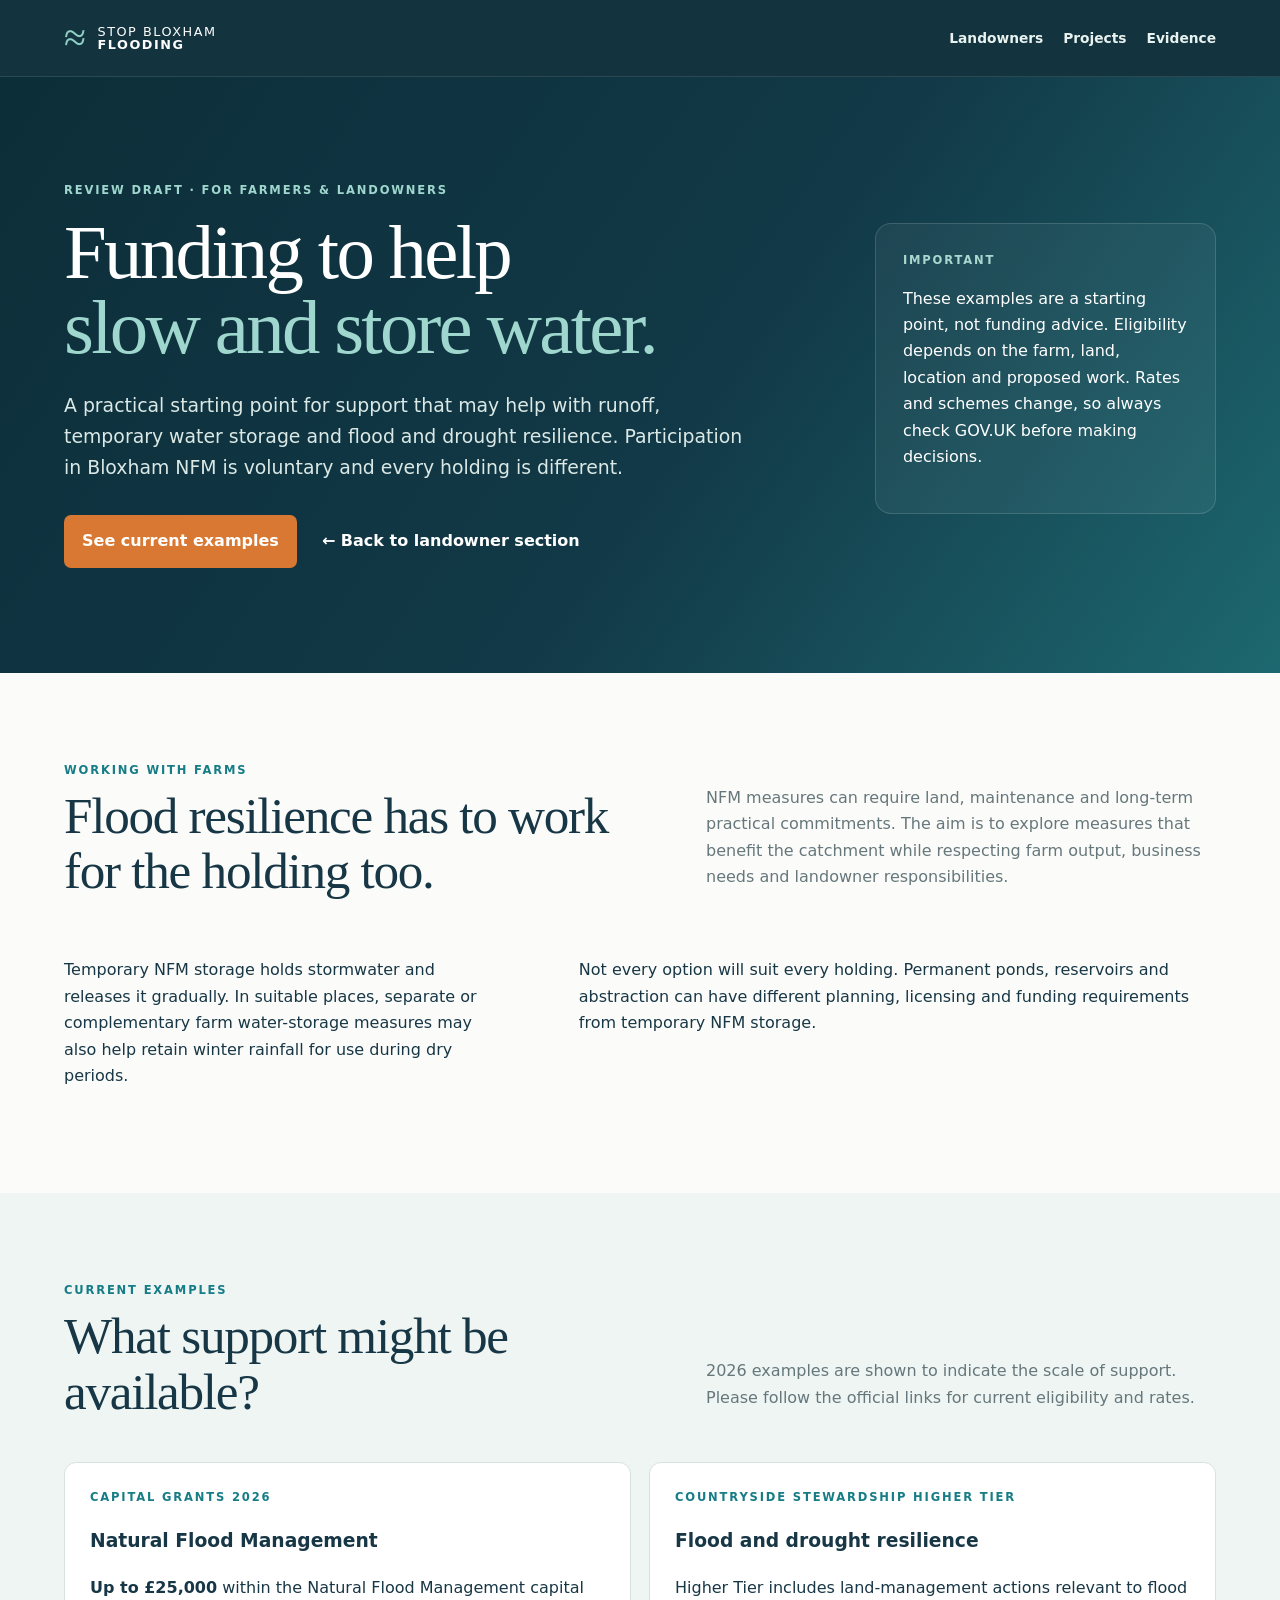
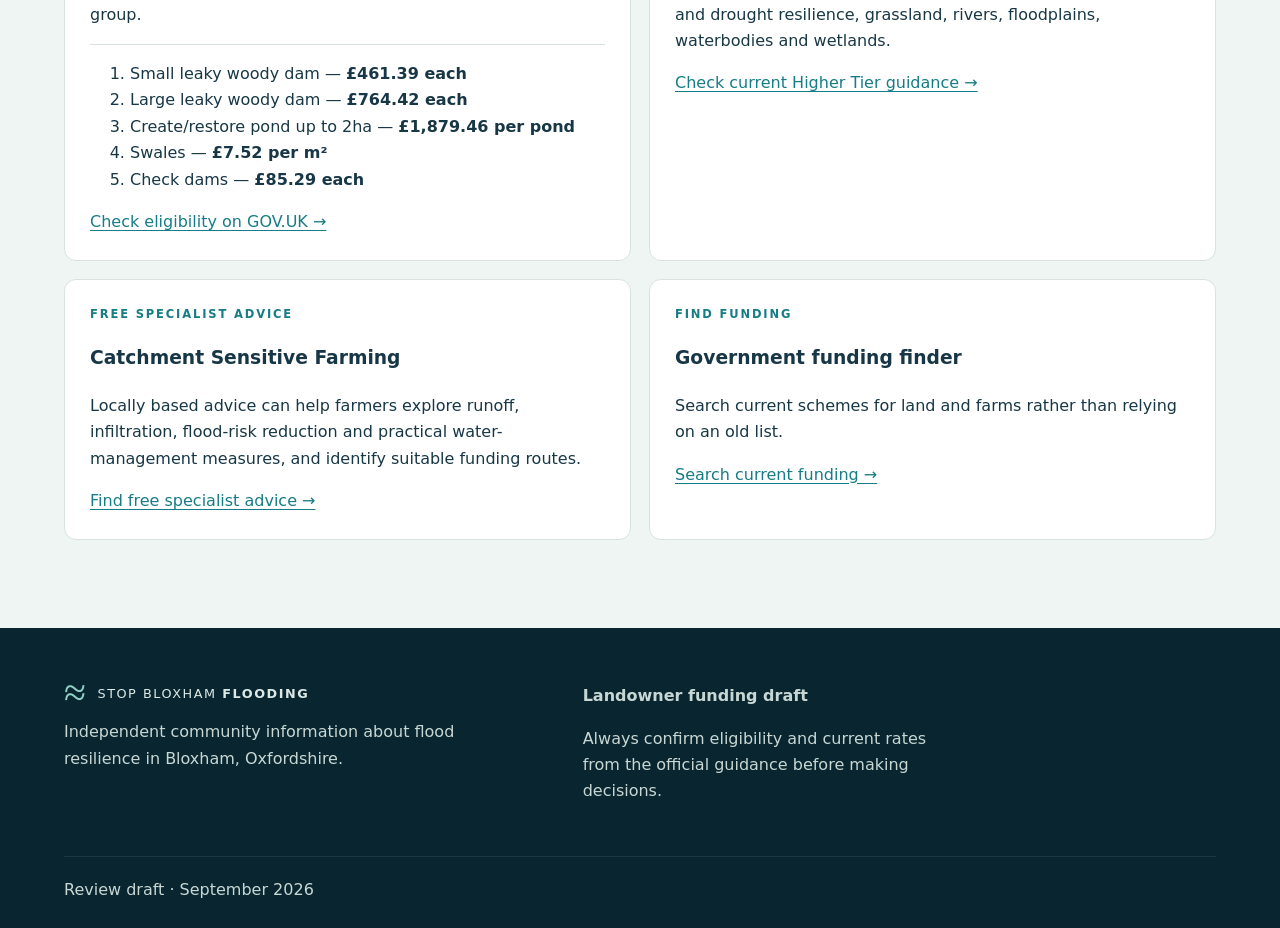
<file: v2-landowner-funding.html>
<!doctype html><html lang="en"><head><meta charset="utf-8"><meta name="viewport" content="width=device-width,initial-scale=1"><title>Landowner funding & support | Stop Bloxham Flooding</title><meta name="robots" content="noindex,nofollow"><link rel="canonical" href="https://www.stopbloxhamflooding.co.uk/"><link rel="stylesheet" href="v2-preview.css"></head><body><header class="site-header"><div class="wrap nav"><a class="brand" href="publication-preview.html#landowners"><span class="brand-mark">≈</span><span>STOP BLOXHAM<br><b>FLOODING</b></span></a><nav><a href="publication-preview.html#landowners">Landowners</a><a href="publication-preview.html#projects">Projects</a><a href="publication-preview.html#evidence">Evidence</a></nav></div></header><main><section class="hero"><div class="wrap hero-grid"><div><p class="eyebrow">REVIEW DRAFT · For farmers & landowners</p><h1>Funding to help<br><span>slow and store water.</span></h1><p class="hero-copy">A practical starting point for support that may help with runoff, temporary water storage and flood and drought resilience. Participation in Bloxham NFM is voluntary and every holding is different.</p><div class="hero-actions"><a class="btn" href="#funding">See current examples</a><a class="text-link" href="publication-preview.html#landowners">← Back to landowner section</a></div></div><aside class="hero-panel"><p class="panel-label">Important</p><p>These examples are a starting point, not funding advice. Eligibility depends on the farm, land, location and proposed work. Rates and schemes change, so always check GOV.UK before making decisions.</p></aside></div></section><section class="section"><div class="wrap"><div class="section-head"><div><p class="kicker">Working with farms</p><h2>Flood resilience has to work for the holding too.</h2></div><p class="section-intro">NFM measures can require land, maintenance and long-term practical commitments. The aim is to explore measures that benefit the catchment while respecting farm output, business needs and landowner responsibilities.</p></div><div class="context-grid"><div><p>Temporary NFM storage holds stormwater and releases it gradually. In suitable places, separate or complementary farm water-storage measures may also help retain winter rainfall for use during dry periods.</p></div><div><p>Not every option will suit every holding. Permanent ponds, reservoirs and abstraction can have different planning, licensing and funding requirements from temporary NFM storage.</p></div></div></div></section><section id="funding" class="section tint"><div class="wrap"><div class="section-head"><div><p class="kicker">Current examples</p><h2>What support might be available?</h2></div><p class="section-intro">2026 examples are shown to indicate the scale of support. Please follow the official links for current eligibility and rates.</p></div><div class="programme-grid"><article class="programme-card"><p class="kicker">Capital Grants 2026</p><h3>Natural Flood Management</h3><p><strong>Up to £25,000</strong> within the Natural Flood Management capital group.</p><ol class="mini-timeline"><li>Small leaky woody dam — <strong>£461.39 each</strong></li><li>Large leaky woody dam — <strong>£764.42 each</strong></li><li>Create/restore pond up to 2ha — <strong>£1,879.46 per pond</strong></li><li>Swales — <strong>£7.52 per m²</strong></li><li>Check dams — <strong>£85.29 each</strong></li></ol><a href="https://www.gov.uk/government/publications/capital-grants-2026/applicants-guide-capital-grants-2026" target="_blank" rel="noopener">Check eligibility on GOV.UK →</a></article><article class="programme-card"><p class="kicker">Countryside Stewardship Higher Tier</p><h3>Flood and drought resilience</h3><p>Higher Tier includes land-management actions relevant to flood and drought resilience, grassland, rivers, floodplains, waterbodies and wetlands.</p><a href="https://www.gov.uk/government/publications/countryside-stewardship-higher-tier-csht" target="_blank" rel="noopener">Check current Higher Tier guidance →</a></article><article class="programme-card"><p class="kicker">Free specialist advice</p><h3>Catchment Sensitive Farming</h3><p>Locally based advice can help farmers explore runoff, infiltration, flood-risk reduction and practical water-management measures, and identify suitable funding routes.</p><a href="https://www.gov.uk/guidance/catchment-sensitive-farming-reduce-agricultural-water-pollution" target="_blank" rel="noopener">Find free specialist advice →</a></article><article class="programme-card"><p class="kicker">Find funding</p><h3>Government funding finder</h3><p>Search current schemes for land and farms rather than relying on an old list.</p><a href="https://www.gov.uk/find-funding-for-land-or-farms" target="_blank" rel="noopener">Search current funding →</a></article></div></div></section></main><footer><div class="wrap footer-grid"><div><a class="brand" href="publication-preview.html"><span class="brand-mark">≈</span><span>STOP BLOXHAM <b>FLOODING</b></span></a><p>Independent community information about flood resilience in Bloxham, Oxfordshire.</p></div><div><b>Landowner funding draft</b><p>Always confirm eligibility and current rates from the official guidance before making decisions.</p></div></div><div class="wrap footer-bottom">Review draft · September 2026</div></footer></body></html>
</file>
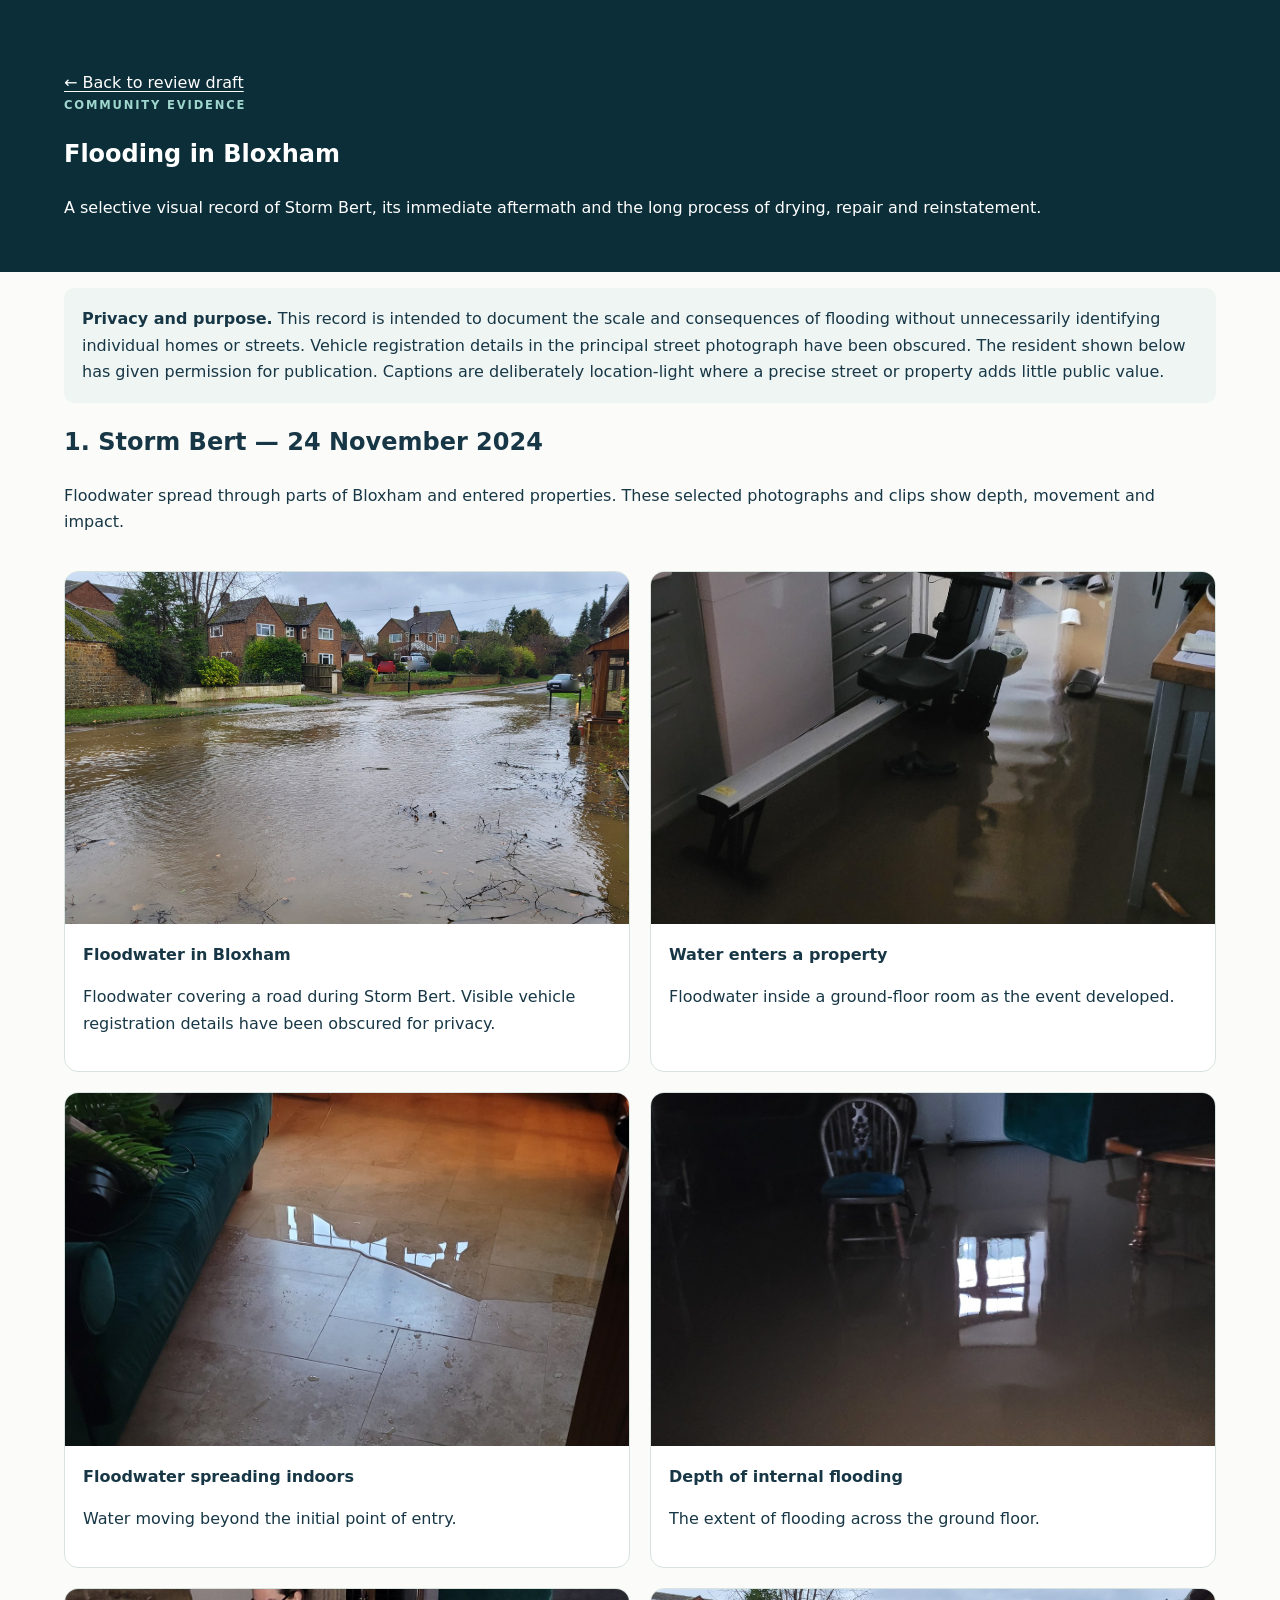
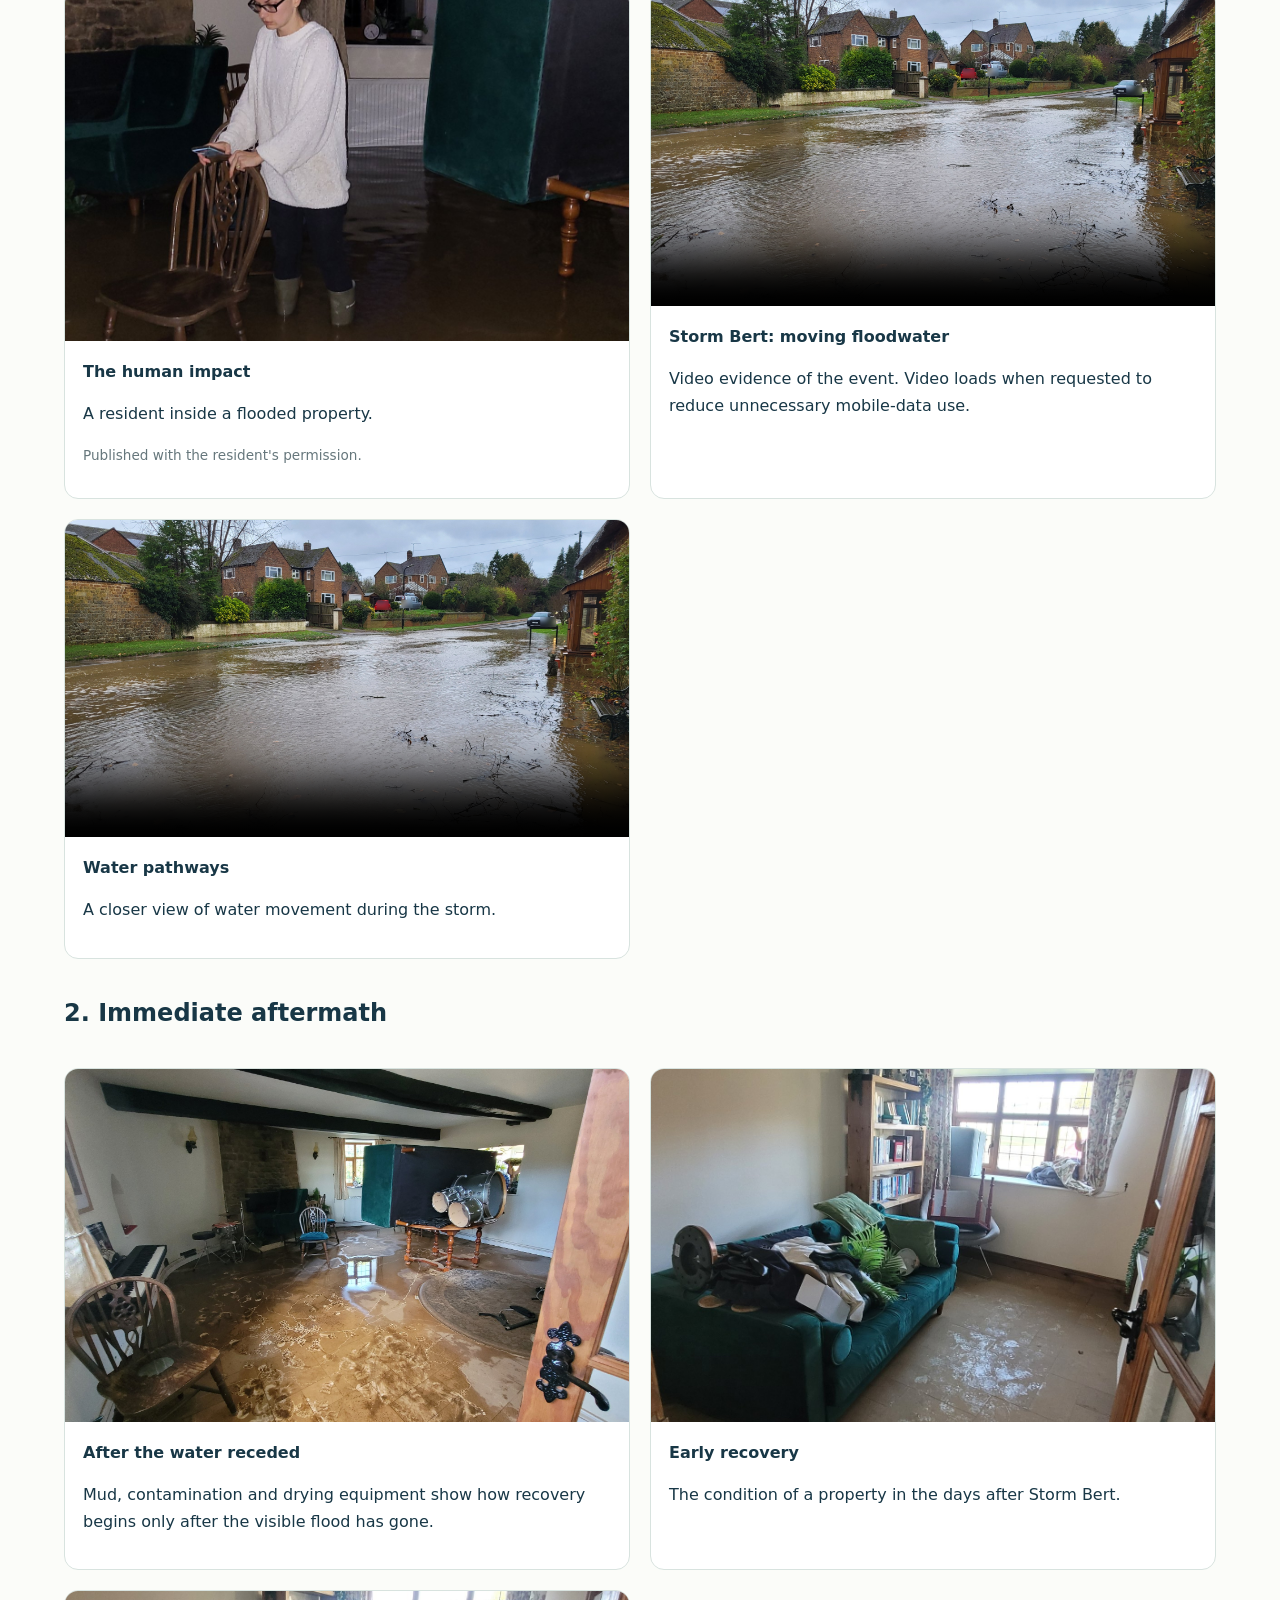
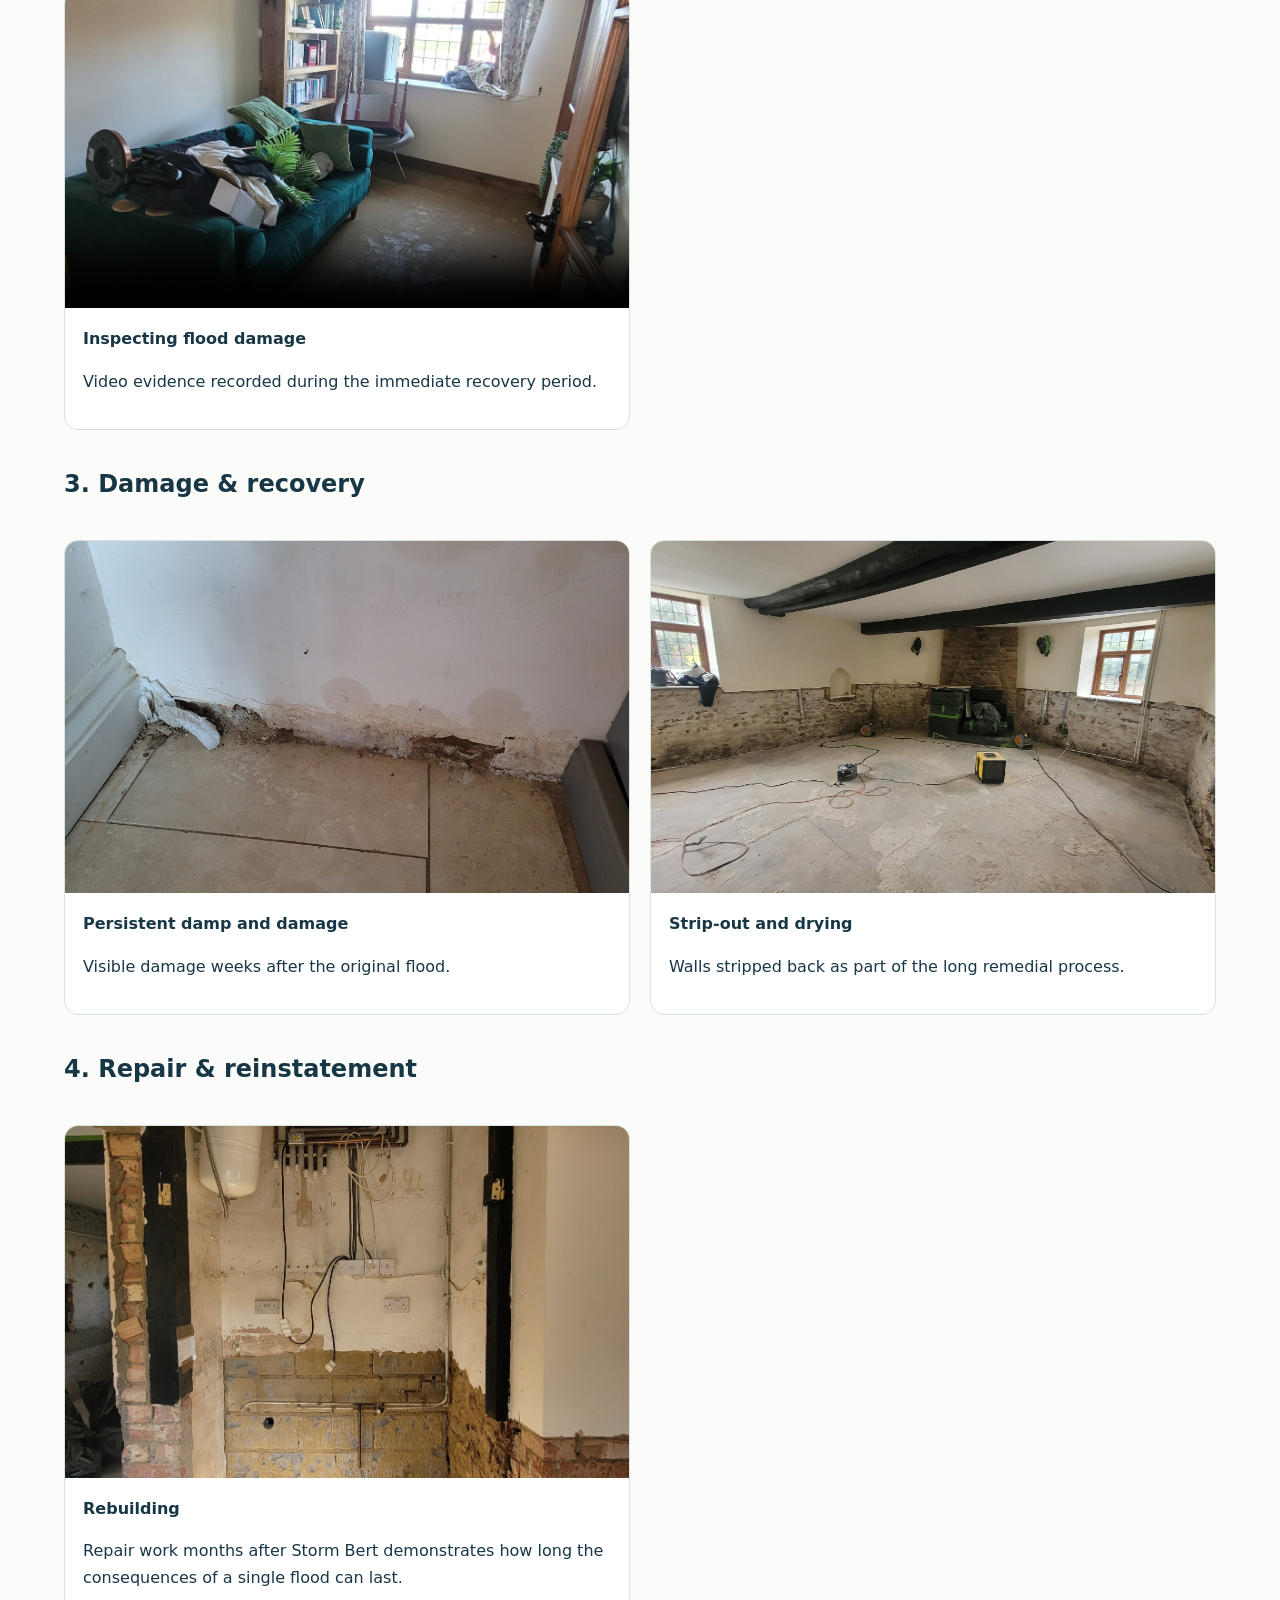
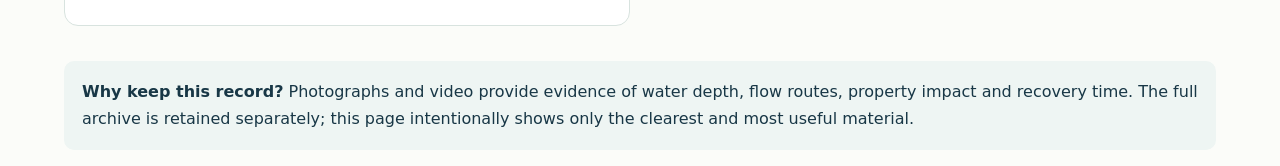
<file: v2-media-preview.html>
<!doctype html><html lang="en"><head><meta charset="utf-8"><meta name="viewport" content="width=device-width,initial-scale=1"><title>Flood media record | Stop Bloxham Flooding</title><meta name="robots" content="noindex,nofollow"><link rel="canonical" href="https://www.stopbloxhamflooding.co.uk/"><link rel="stylesheet" href="v2-preview.css"><style>.media-hero{padding:70px 0 35px;background:#0c2e39;color:white}.media-grid{display:grid;grid-template-columns:repeat(2,1fr);gap:20px;margin:35px 0}.media-card{background:white;border:1px solid #d8e3df;border-radius:14px;overflow:hidden}.media-card img,.media-card video{width:100%;display:block;aspect-ratio:16/10;object-fit:cover;background:#102f39}.media-card .copy{padding:18px}.note{background:#eef5f3;padding:18px;border-radius:10px}.back{color:white}.consent{font-size:.85rem;color:#66777c}.video-card video{aspect-ratio:16/9}@media(max-width:700px){.media-grid{grid-template-columns:1fr}}</style></head><body><section class="media-hero"><div class="wrap"><a class="back" href="publication-preview.html">← Back to review draft</a><p class="kicker light">Community evidence</p><h1>Flooding in Bloxham</h1><p>A selective visual record of Storm Bert, its immediate aftermath and the long process of drying, repair and reinstatement.</p></div></section><main class="wrap"><p class="note"><strong>Privacy and purpose.</strong> This record is intended to document the scale and consequences of flooding without unnecessarily identifying individual homes or streets. Vehicle registration details in the principal street photograph have been obscured. The resident shown below has given permission for publication. Captions are deliberately location-light where a precise street or property adds little public value.</p><h2>1. Storm Bert — 24 November 2024</h2><p>Floodwater spread through parts of Bloxham and entered properties. These selected photographs and clips show depth, movement and impact.</p><div class="media-grid"><article class="media-card"><img src="media/flood-archive/20241124_140927.jpg" alt="Floodwater covering a road in Bloxham during Storm Bert" loading="lazy"><div class="copy"><strong>Floodwater in Bloxham</strong><p>Floodwater covering a road during Storm Bert. Visible vehicle registration details have been obscured for privacy.</p></div></article><article class="media-card"><img src="media/flood-archive/20241124_142452.jpg" alt="Floodwater inside a ground-floor kitchen" loading="lazy"><div class="copy"><strong>Water enters a property</strong><p>Floodwater inside a ground-floor room as the event developed.</p></div></article><article class="media-card"><img src="media/flood-archive/20241124_142619.jpg" alt="Floodwater spreading through a ground-floor room" loading="lazy"><div class="copy"><strong>Floodwater spreading indoors</strong><p>Water moving beyond the initial point of entry.</p></div></article><article class="media-card"><img src="media/flood-archive/20241124_145734.jpg" alt="Deep floodwater across a ground-floor living space" loading="lazy"><div class="copy"><strong>Depth of internal flooding</strong><p>The extent of flooding across the ground floor.</p></div></article><article class="media-card"><img src="media/flood-archive/20241124_162336.jpg" alt="Resident standing in floodwater inside a property" loading="lazy"><div class="copy"><strong>The human impact</strong><p>A resident inside a flooded property.</p><p class="consent">Published with the resident's permission.</p></div></article><article class="media-card video-card"><video controls preload="none" poster="media/flood-archive/20241124_140927.jpg"><source src="media/flood-archive/20241124_140955.mp4" type="video/mp4">Your browser does not support video.</video><div class="copy"><strong>Storm Bert: moving floodwater</strong><p>Video evidence of the event. Video loads when requested to reduce unnecessary mobile-data use.</p></div></article><article class="media-card video-card"><video controls preload="none" poster="media/flood-archive/20241124_140927.jpg"><source src="media/flood-archive/20241124_141318.mp4" type="video/mp4">Your browser does not support video.</video><div class="copy"><strong>Water pathways</strong><p>A closer view of water movement during the storm.</p></div></article></div><h2>2. Immediate aftermath</h2><div class="media-grid"><article class="media-card"><img src="media/flood-archive/20241126_140818.jpg" alt="Ground-floor room after floodwater receded" loading="lazy"><div class="copy"><strong>After the water receded</strong><p>Mud, contamination and drying equipment show how recovery begins only after the visible flood has gone.</p></div></article><article class="media-card"><img src="media/flood-archive/20241128_123158.jpg" alt="Ground-floor room during early flood recovery" loading="lazy"><div class="copy"><strong>Early recovery</strong><p>The condition of a property in the days after Storm Bert.</p></div></article><article class="media-card video-card"><video controls preload="none" poster="media/flood-archive/20241128_123158.jpg"><source src="media/flood-archive/20241129_114334.mp4" type="video/mp4">Your browser does not support video.</video><div class="copy"><strong>Inspecting flood damage</strong><p>Video evidence recorded during the immediate recovery period.</p></div></article></div><h2>3. Damage & recovery</h2><div class="media-grid"><article class="media-card"><img src="media/flood-archive/20250103_093524.jpg" alt="Damp and damaged wall after flooding" loading="lazy"><div class="copy"><strong>Persistent damp and damage</strong><p>Visible damage weeks after the original flood.</p></div></article><article class="media-card"><img src="media/flood-archive/20250322_153632.jpg" alt="Room stripped back for drying and flood repairs" loading="lazy"><div class="copy"><strong>Strip-out and drying</strong><p>Walls stripped back as part of the long remedial process.</p></div></article></div><h2>4. Repair & reinstatement</h2><div class="media-grid"><article class="media-card"><img src="media/flood-archive/20250427_093059.jpg" alt="Interior undergoing rebuilding after flood damage" loading="lazy"><div class="copy"><strong>Rebuilding</strong><p>Repair work months after Storm Bert demonstrates how long the consequences of a single flood can last.</p></div></article></div><p class="note"><strong>Why keep this record?</strong> Photographs and video provide evidence of water depth, flow routes, property impact and recovery time. The full archive is retained separately; this page intentionally shows only the clearest and most useful material.</p></main>
</file>
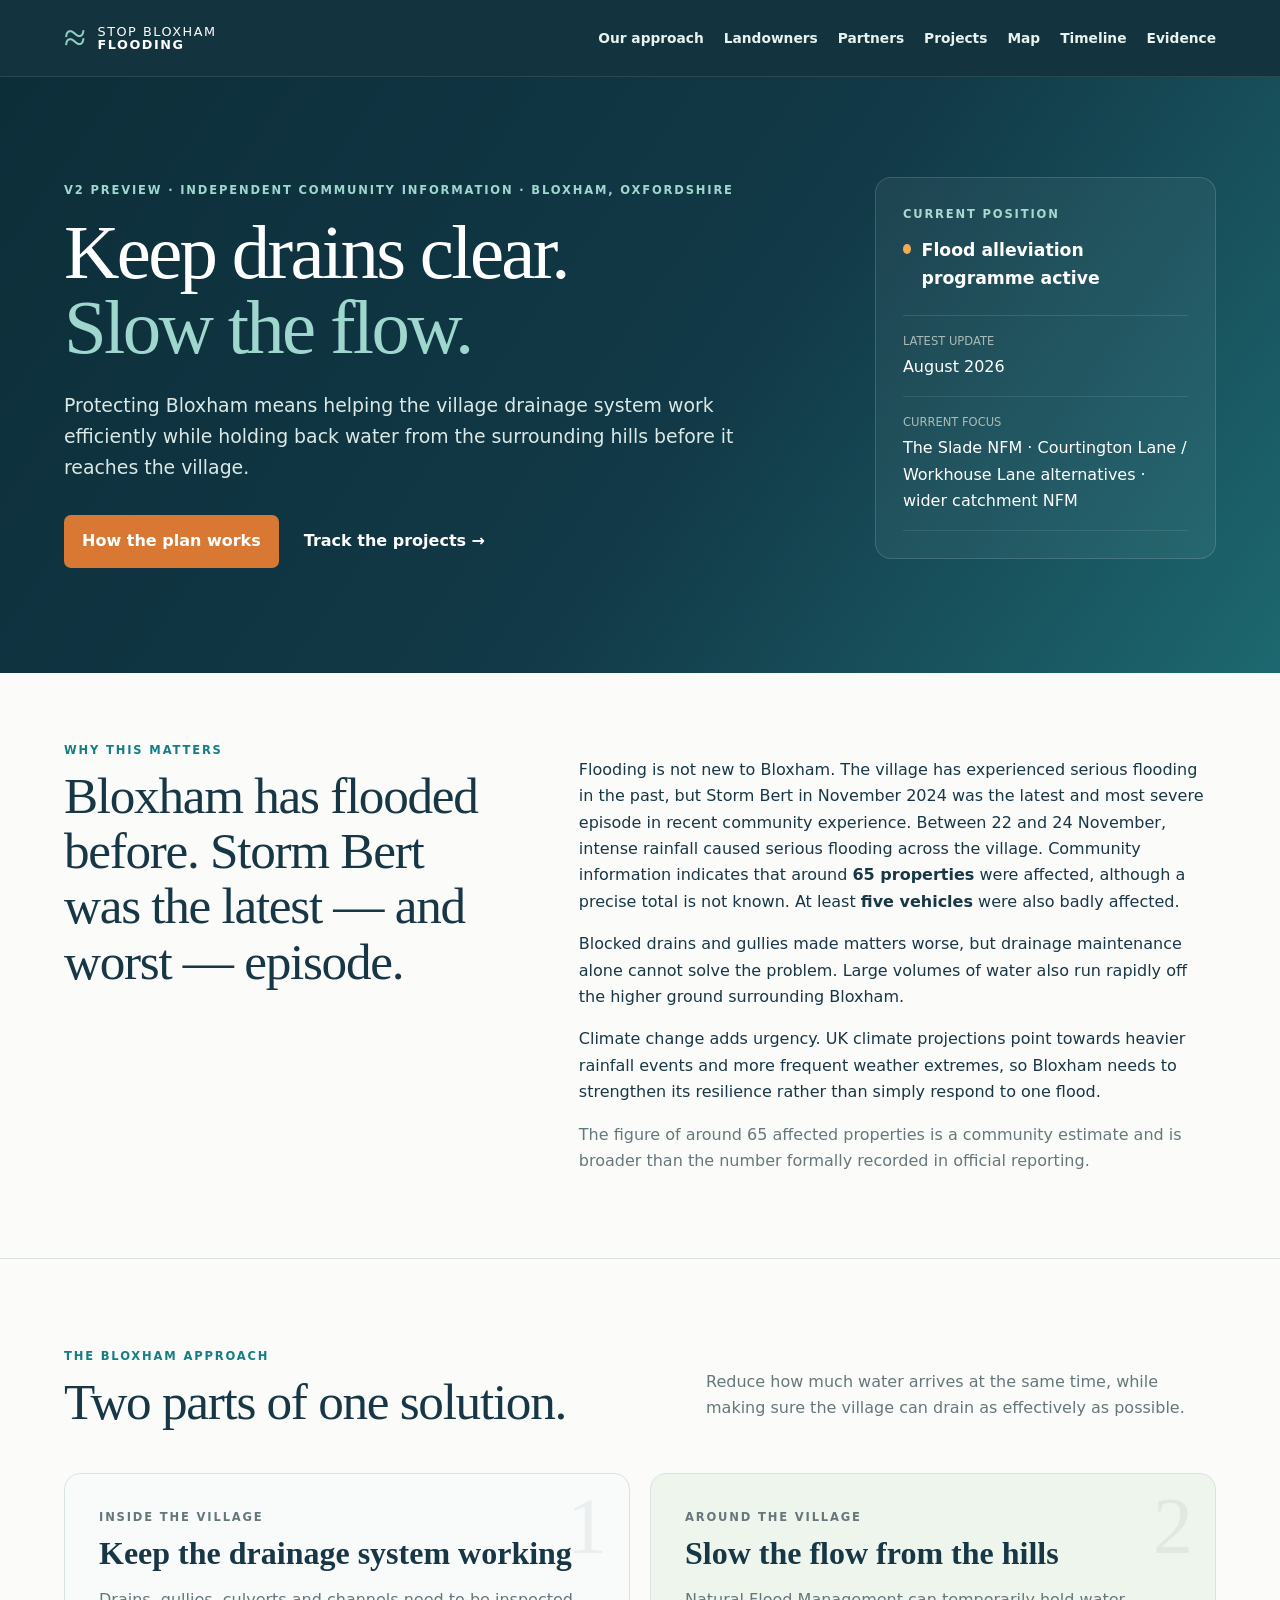
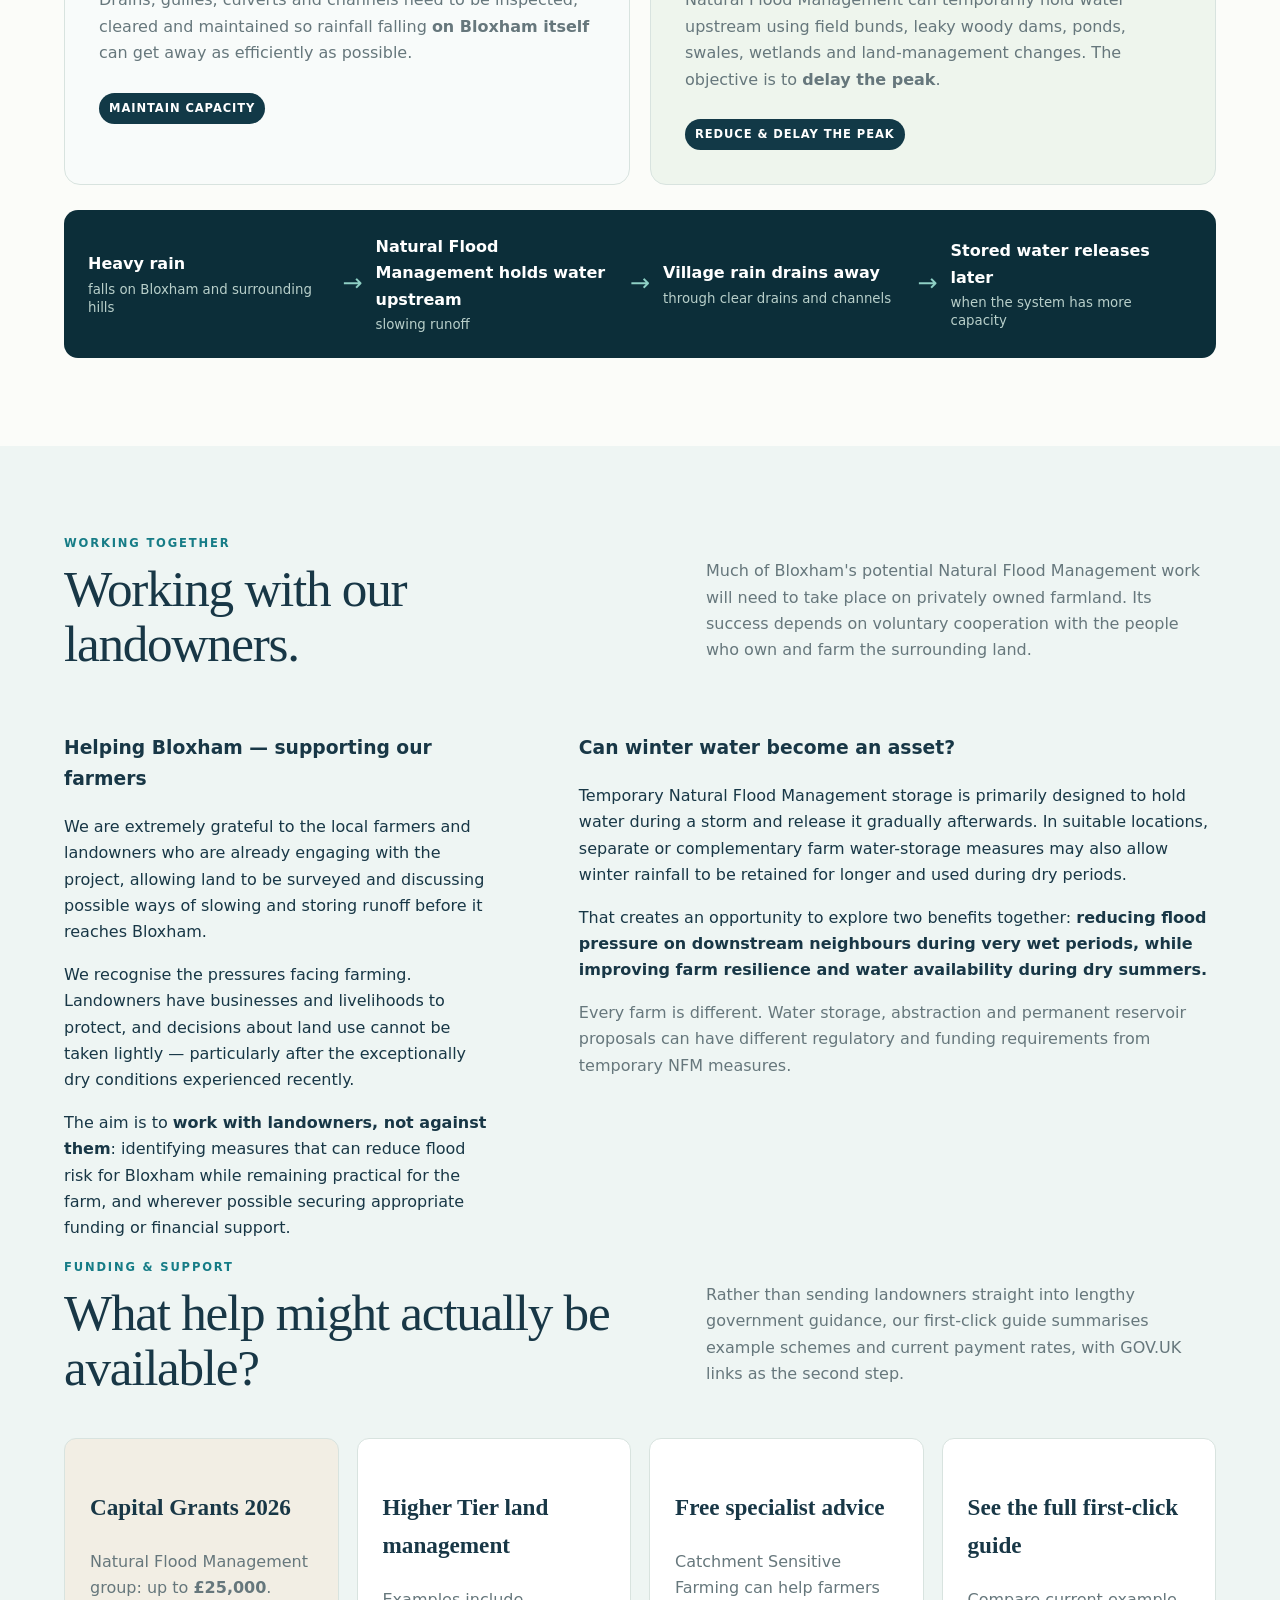
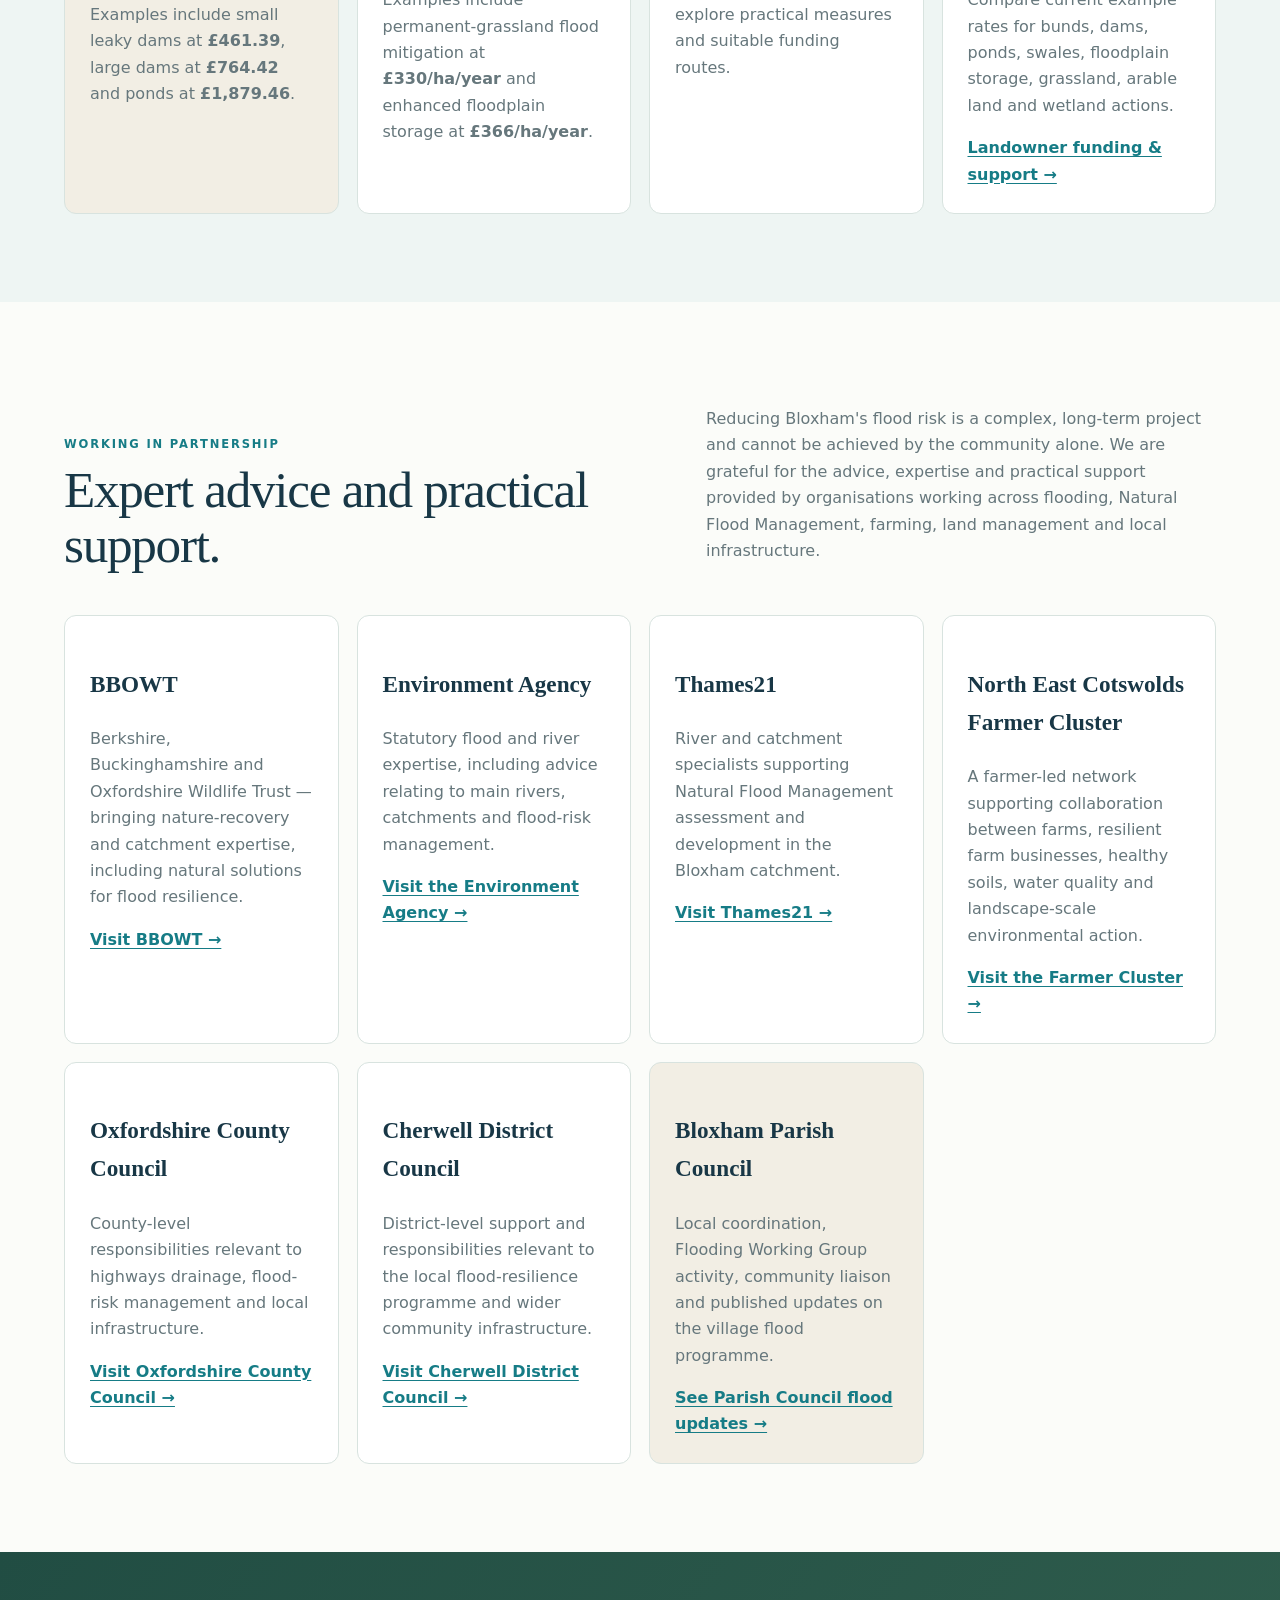
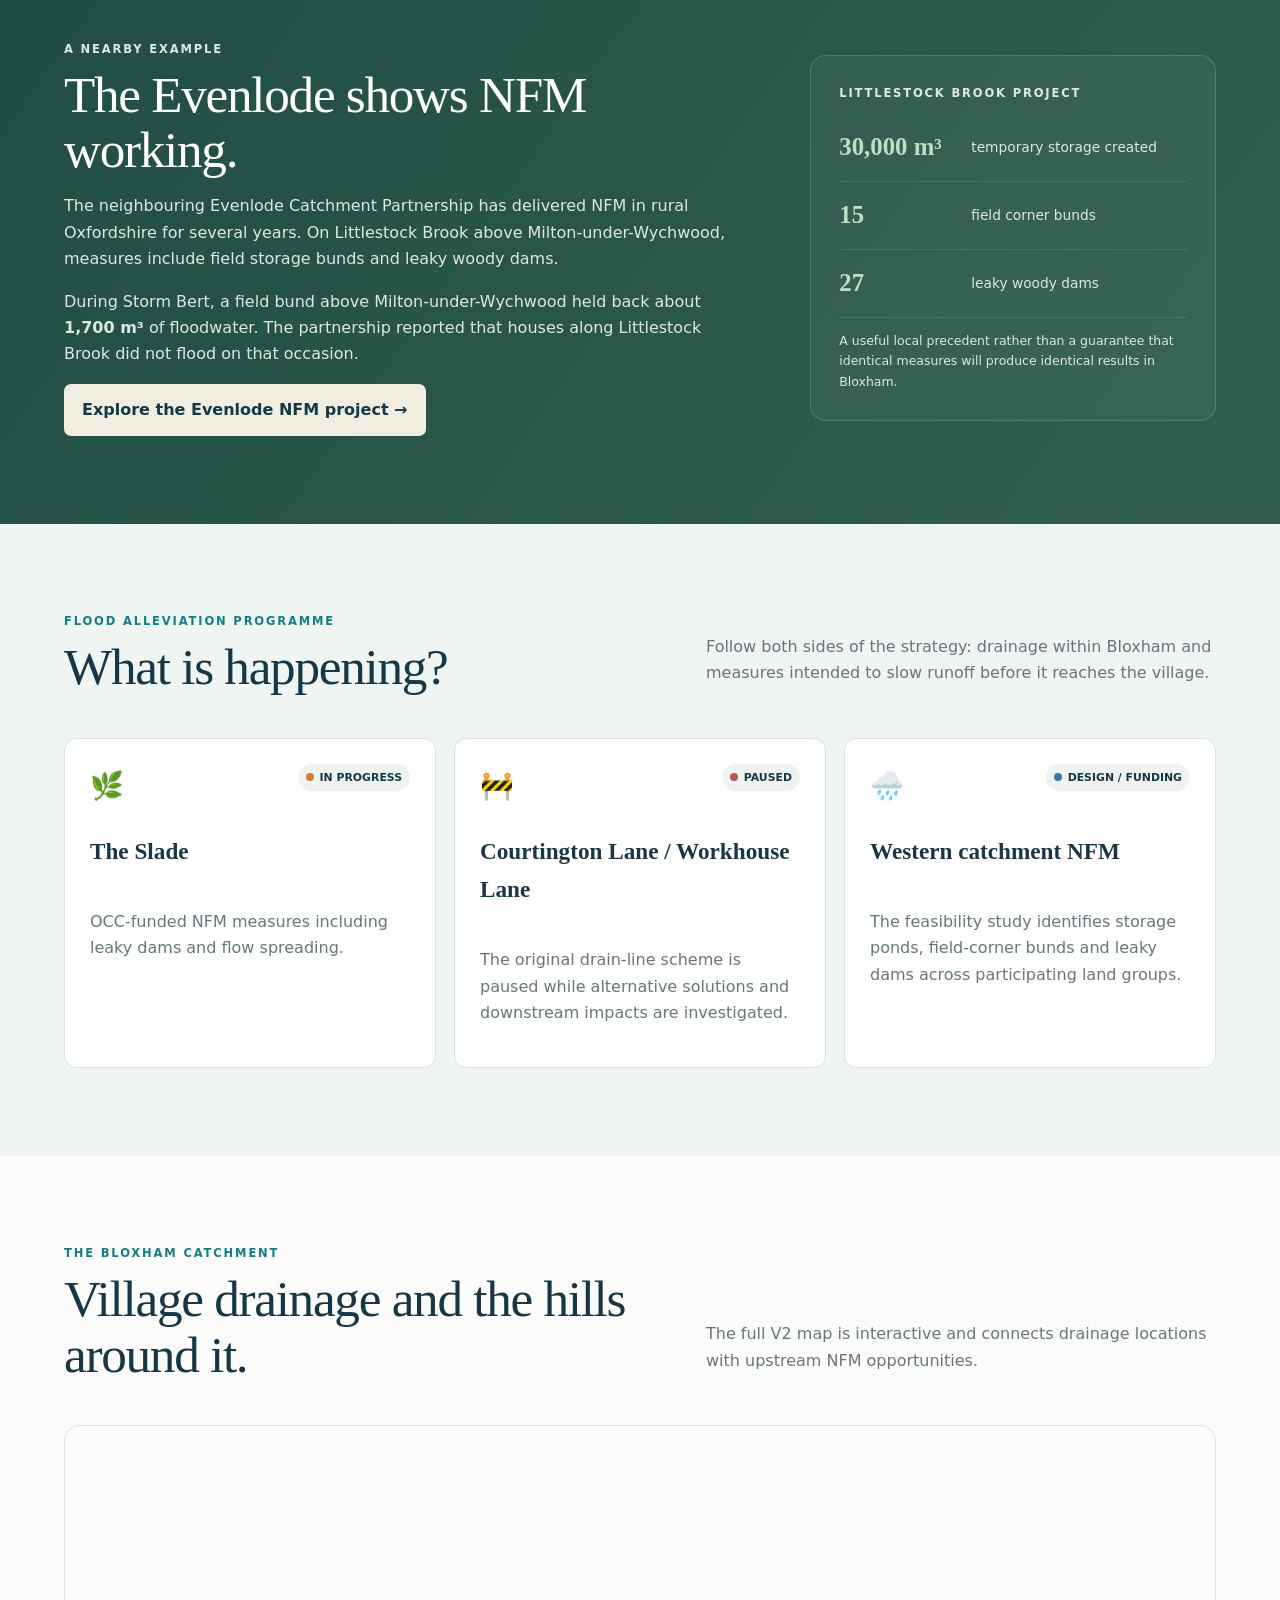
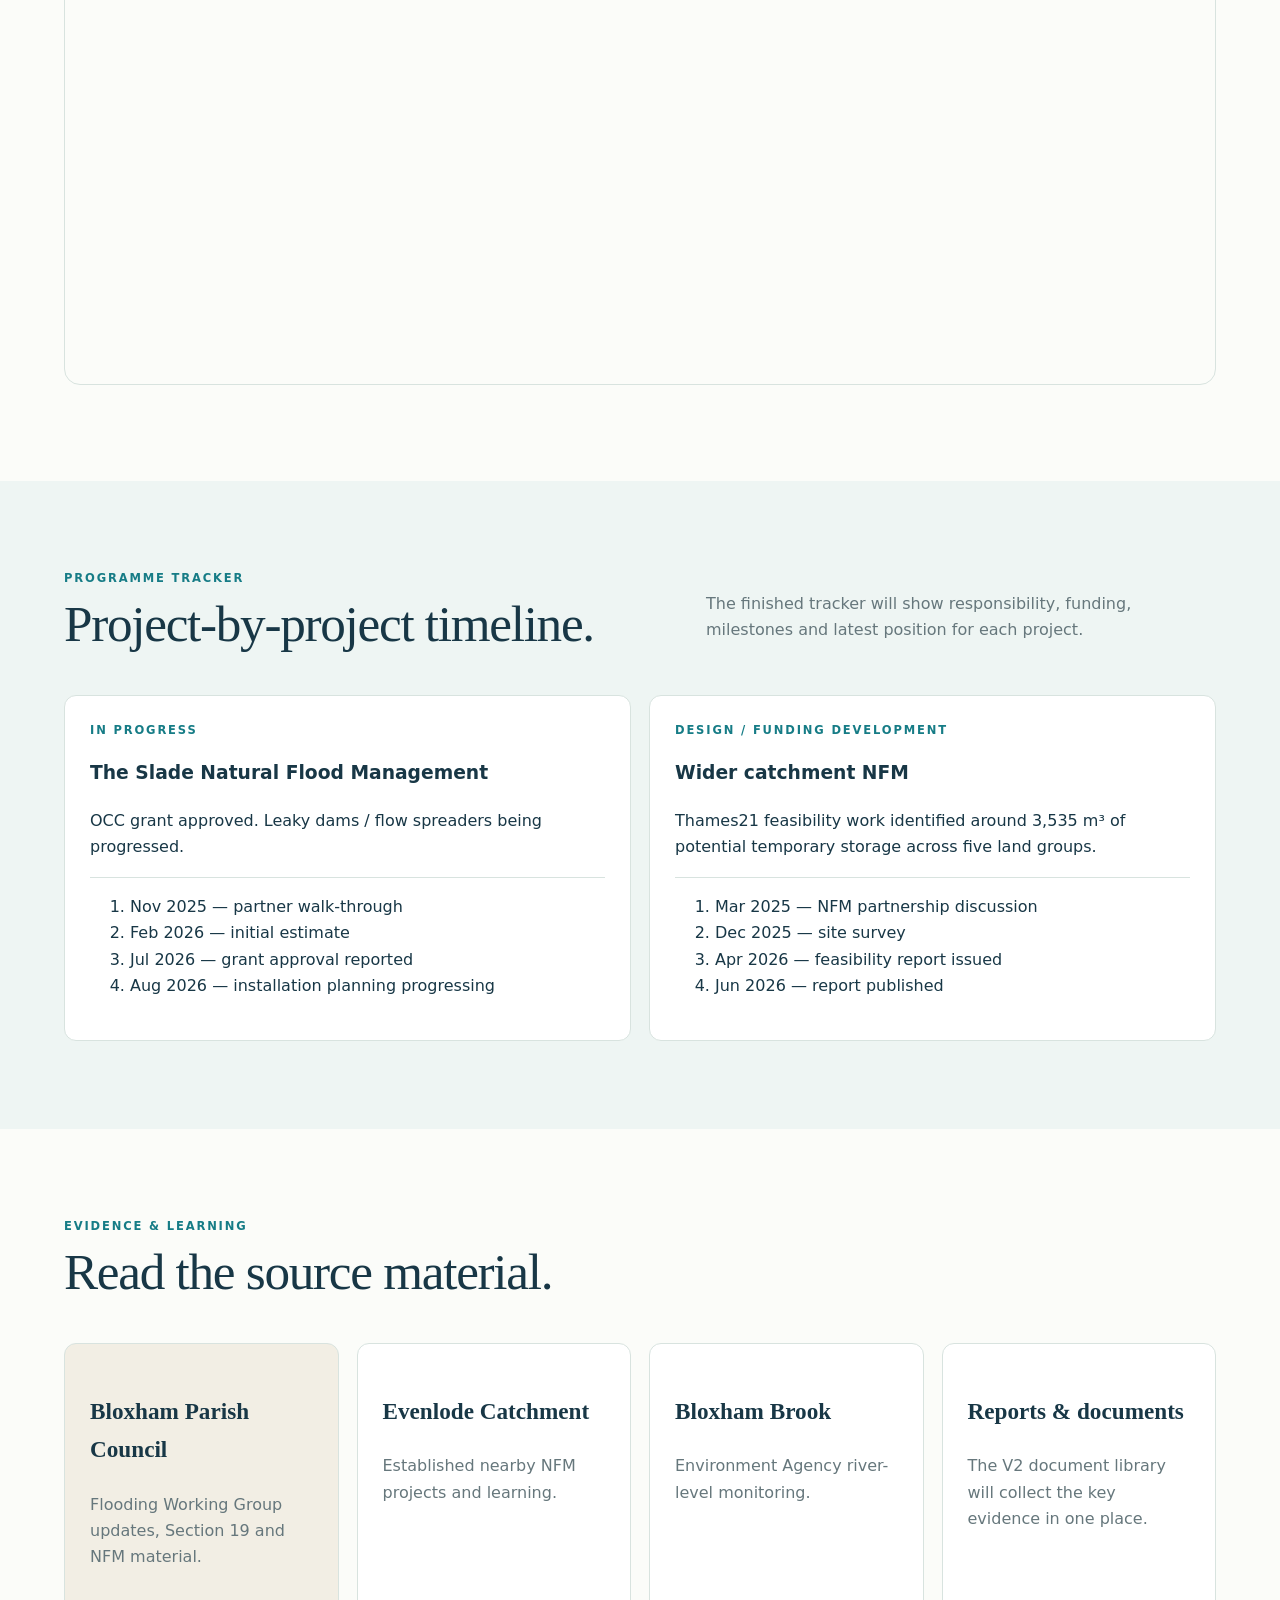
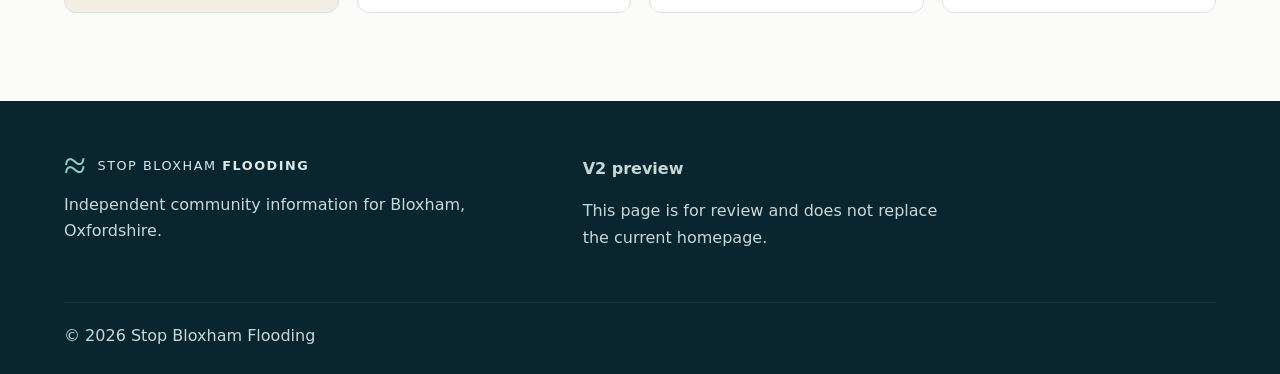
<file: v2-preview.html>
<!doctype html><html lang="en"><head><meta charset="utf-8"><meta name="viewport" content="width=device-width,initial-scale=1"><title>V2 Preview | Stop Bloxham Flooding</title><link rel="stylesheet" href="v2-preview.css"></head><body><header class="site-header"><div class="wrap nav"><a class="brand" href="#top"><span class="brand-mark">≈</span><span>STOP BLOXHAM<br><b>FLOODING</b></span></a><nav><a href="#strategy">Our approach</a><a href="#landowners">Landowners</a><a href="#partners">Partners</a><a href="#projects">Projects</a><a href="#map">Map</a><a href="#programme">Timeline</a><a href="#evidence">Evidence</a></nav></div></header><main id="top"><section class="hero"><div class="wrap hero-grid"><div><p class="eyebrow">V2 PREVIEW · Independent community information · Bloxham, Oxfordshire</p><h1>Keep drains clear.<br><span>Slow the flow.</span></h1><p class="hero-copy">Protecting Bloxham means helping the village drainage system work efficiently while holding back water from the surrounding hills before it reaches the village.</p><div class="hero-actions"><a class="btn" href="#strategy">How the plan works</a><a class="text-link" href="#projects">Track the projects →</a></div></div><aside class="hero-panel"><p class="panel-label">Current position</p><div class="current-status"><span class="pulse"></span><strong>Flood alleviation programme active</strong></div><dl><div><dt>Latest update</dt><dd>August 2026</dd></div><div><dt>Current focus</dt><dd>The Slade NFM · Courtington Lane / Workhouse Lane alternatives · wider catchment NFM</dd></div></dl></aside></div></section><section class="context"><div class="wrap context-grid"><div><p class="kicker">Why this matters</p><h2>Bloxham has flooded before. Storm Bert was the latest — and worst — episode.</h2></div><div><p>Flooding is not new to Bloxham. The village has experienced serious flooding in the past, but Storm Bert in November 2024 was the latest and most severe episode in recent community experience. Between 22 and 24 November, intense rainfall caused serious flooding across the village. Community information indicates that around <strong>65 properties</strong> were affected, although a precise total is not known. At least <strong>five vehicles</strong> were also badly affected.</p><p>Blocked drains and gullies made matters worse, but drainage maintenance alone cannot solve the problem. Large volumes of water also run rapidly off the higher ground surrounding Bloxham.</p><p>Climate change adds urgency. UK climate projections point towards heavier rainfall events and more frequent weather extremes, so Bloxham needs to strengthen its resilience rather than simply respond to one flood.</p><p class="muted">The figure of around 65 affected properties is a community estimate and is broader than the number formally recorded in official reporting.</p></div></div></section><section id="strategy" class="section"><div class="wrap"><div class="section-head"><div><p class="kicker">The Bloxham approach</p><h2>Two parts of one solution.</h2></div><p class="section-intro">Reduce how much water arrives at the same time, while making sure the village can drain as effectively as possible.</p></div><div class="strategy-grid"><article class="strategy-card"><div class="strategy-number">1</div><p class="kicker">Inside the village</p><h3>Keep the drainage system working</h3><p>Drains, gullies, culverts and channels need to be inspected, cleared and maintained so rainfall falling <strong>on Bloxham itself</strong> can get away as efficiently as possible.</p><div class="strategy-tag">Maintain capacity</div></article><article class="strategy-card nfm-card"><div class="strategy-number">2</div><p class="kicker">Around the village</p><h3>Slow the flow from the hills</h3><p>Natural Flood Management can temporarily hold water upstream using field bunds, leaky woody dams, ponds, swales, wetlands and land-management changes. The objective is to <strong>delay the peak</strong>.</p><div class="strategy-tag">Reduce & delay the peak</div></article></div><div class="flow-explainer"><div><b>Heavy rain</b><small>falls on Bloxham and surrounding hills</small></div><span>→</span><div><b>Natural Flood Management holds water upstream</b><small>slowing runoff</small></div><span>→</span><div><b>Village rain drains away</b><small>through clear drains and channels</small></div><span>→</span><div><b>Stored water releases later</b><small>when the system has more capacity</small></div></div></div></section><section id="landowners" class="section tint"><div class="wrap"><div class="section-head"><div><p class="kicker">Working together</p><h2>Working with our landowners.</h2></div><p class="section-intro">Much of Bloxham's potential Natural Flood Management work will need to take place on privately owned farmland. Its success depends on voluntary cooperation with the people who own and farm the surrounding land.</p></div><div class="context-grid"><div><h3>Helping Bloxham — supporting our farmers</h3><p>We are extremely grateful to the local farmers and landowners who are already engaging with the project, allowing land to be surveyed and discussing possible ways of slowing and storing runoff before it reaches Bloxham.</p><p>We recognise the pressures facing farming. Landowners have businesses and livelihoods to protect, and decisions about land use cannot be taken lightly — particularly after the exceptionally dry conditions experienced recently.</p><p>The aim is to <strong>work with landowners, not against them</strong>: identifying measures that can reduce flood risk for Bloxham while remaining practical for the farm, and wherever possible securing appropriate funding or financial support.</p></div><div><h3>Can winter water become an asset?</h3><p>Temporary Natural Flood Management storage is primarily designed to hold water during a storm and release it gradually afterwards. In suitable locations, separate or complementary farm water-storage measures may also allow winter rainfall to be retained for longer and used during dry periods.</p><p>That creates an opportunity to explore two benefits together: <strong>reducing flood pressure on downstream neighbours during very wet periods, while improving farm resilience and water availability during dry summers.</strong></p><p class="muted">Every farm is different. Water storage, abstraction and permanent reservoir proposals can have different regulatory and funding requirements from temporary NFM measures.</p></div></div><div class="section-head"><div><p class="kicker">Funding & support</p><h2>What help might actually be available?</h2></div><p class="section-intro">Rather than sending landowners straight into lengthy government guidance, our first-click guide summarises example schemes and current payment rates, with GOV.UK links as the second step.</p></div><div class="evidence-grid"><article class="evidence-card featured"><h3>Capital Grants 2026</h3><p>Natural Flood Management group: up to <strong>£25,000</strong>. Examples include small leaky dams at <strong>£461.39</strong>, large dams at <strong>£764.42</strong> and ponds at <strong>£1,879.46</strong>.</p></article><article class="evidence-card"><h3>Higher Tier land management</h3><p>Examples include permanent-grassland flood mitigation at <strong>£330/ha/year</strong> and enhanced floodplain storage at <strong>£366/ha/year</strong>.</p></article><article class="evidence-card"><h3>Free specialist advice</h3><p>Catchment Sensitive Farming can help farmers explore practical measures and suitable funding routes.</p></article><article class="evidence-card"><h3>See the full first-click guide</h3><p>Compare current example rates for bunds, dams, ponds, swales, floodplain storage, grassland, arable land and wetland actions.</p><a href="v2-landowner-funding.html">Landowner funding & support →</a></article></div></div></section><section id="partners" class="section"><div class="wrap"><div class="section-head"><div><p class="kicker">Working in partnership</p><h2>Expert advice and practical support.</h2></div><p class="section-intro">Reducing Bloxham's flood risk is a complex, long-term project and cannot be achieved by the community alone. We are grateful for the advice, expertise and practical support provided by organisations working across flooding, Natural Flood Management, farming, land management and local infrastructure.</p></div><div class="evidence-grid"><article class="evidence-card"><h3>BBOWT</h3><p>Berkshire, Buckinghamshire and Oxfordshire Wildlife Trust — bringing nature-recovery and catchment expertise, including natural solutions for flood resilience.</p><a href="https://www.bbowt.org.uk/" target="_blank" rel="noopener">Visit BBOWT →</a></article><article class="evidence-card"><h3>Environment Agency</h3><p>Statutory flood and river expertise, including advice relating to main rivers, catchments and flood-risk management.</p><a href="https://www.gov.uk/government/organisations/environment-agency" target="_blank" rel="noopener">Visit the Environment Agency →</a></article><article class="evidence-card"><h3>Thames21</h3><p>River and catchment specialists supporting Natural Flood Management assessment and development in the Bloxham catchment.</p><a href="https://www.thames21.org.uk/" target="_blank" rel="noopener">Visit Thames21 →</a></article><article class="evidence-card"><h3>North East Cotswolds Farmer Cluster</h3><p>A farmer-led network supporting collaboration between farms, resilient farm businesses, healthy soils, water quality and landscape-scale environmental action.</p><a href="https://www.cotswoldfarmers.org/" target="_blank" rel="noopener">Visit the Farmer Cluster →</a></article><article class="evidence-card"><h3>Oxfordshire County Council</h3><p>County-level responsibilities relevant to highways drainage, flood-risk management and local infrastructure.</p><a href="https://www.oxfordshire.gov.uk/" target="_blank" rel="noopener">Visit Oxfordshire County Council →</a></article><article class="evidence-card"><h3>Cherwell District Council</h3><p>District-level support and responsibilities relevant to the local flood-resilience programme and wider community infrastructure.</p><a href="https://www.cherwell.gov.uk/" target="_blank" rel="noopener">Visit Cherwell District Council →</a></article><article class="evidence-card featured"><h3>Bloxham Parish Council</h3><p>Local coordination, Flooding Working Group activity, community liaison and published updates on the village flood programme.</p><a href="https://www.bloxhamparishcouncil.gov.uk/flooding.php" target="_blank" rel="noopener">See Parish Council flood updates →</a></article></div></div></section><section class="section evenlode"><div class="wrap evenlode-grid"><div><p class="kicker light">A nearby example</p><h2>The Evenlode shows NFM working.</h2><p>The neighbouring Evenlode Catchment Partnership has delivered NFM in rural Oxfordshire for several years. On Littlestock Brook above Milton-under-Wychwood, measures include field storage bunds and leaky woody dams.</p><p>During Storm Bert, a field bund above Milton-under-Wychwood held back about <strong>1,700 m³</strong> of floodwater. The partnership reported that houses along Littlestock Brook did not flood on that occasion.</p><a class="btn pale-btn" href="https://evenlodecatchment.org.uk/what-we-do/natural-flood-management/" target="_blank" rel="noopener">Explore the Evenlode NFM project →</a></div><aside class="evenlode-facts"><p class="panel-label">Littlestock Brook project</p><div><strong>30,000 m³</strong><span>temporary storage created</span></div><div><strong>15</strong><span>field corner bunds</span></div><div><strong>27</strong><span>leaky woody dams</span></div><p class="small-note">A useful local precedent rather than a guarantee that identical measures will produce identical results in Bloxham.</p></aside></div></section><section id="projects" class="section tint"><div class="wrap"><div class="section-head"><div><p class="kicker">Flood alleviation programme</p><h2>What is happening?</h2></div><p class="section-intro">Follow both sides of the strategy: drainage within Bloxham and measures intended to slow runoff before it reaches the village.</p></div><div class="project-grid"><article class="project-card"><div class="project-top"><span class="project-icon">🌿</span><span class="status-pill"><i class="dot progress"></i> In progress</span></div><h3>The Slade</h3><p>OCC-funded NFM measures including leaky dams and flow spreading.</p></article><article class="project-card"><div class="project-top"><span class="project-icon">🚧</span><span class="status-pill"><i class="dot delayed"></i> Paused</span></div><h3>Courtington Lane / Workhouse Lane</h3><p>The original drain-line scheme is paused while alternative solutions and downstream impacts are investigated.</p></article><article class="project-card"><div class="project-top"><span class="project-icon">🌧️</span><span class="status-pill"><i class="dot investigation"></i> Design / funding</span></div><h3>Western catchment NFM</h3><p>The feasibility study identifies storage ponds, field-corner bunds and leaky dams across participating land groups.</p></article></div></div></section><section id="map" class="section"><div class="wrap"><div class="section-head"><div><p class="kicker">The Bloxham catchment</p><h2>Village drainage and the hills around it.</h2></div><p class="section-intro">The full V2 map is interactive and connects drainage locations with upstream NFM opportunities.</p></div><iframe title="Map of Bloxham" width="100%" height="560" style="border:1px solid #d8e3df;border-radius:16px" src="https://www.openstreetmap.org/export/embed.html?bbox=-1.420%2C52.000%2C-1.345%2C52.040&amp;layer=mapnik&amp;marker=52.02078%2C-1.37423"></iframe></div></section><section id="programme" class="section tint"><div class="wrap"><div class="section-head"><div><p class="kicker">Programme tracker</p><h2>Project-by-project timeline.</h2></div><p class="section-intro">The finished tracker will show responsibility, funding, milestones and latest position for each project.</p></div><div class="programme-grid"><article class="programme-card"><p class="kicker">In progress</p><h3>The Slade Natural Flood Management</h3><p>OCC grant approved. Leaky dams / flow spreaders being progressed.</p><ol class="mini-timeline"><li>Nov 2025 — partner walk-through</li><li>Feb 2026 — initial estimate</li><li>Jul 2026 — grant approval reported</li><li>Aug 2026 — installation planning progressing</li></ol></article><article class="programme-card"><p class="kicker">Design / funding development</p><h3>Wider catchment NFM</h3><p>Thames21 feasibility work identified around 3,535 m³ of potential temporary storage across five land groups.</p><ol class="mini-timeline"><li>Mar 2025 — NFM partnership discussion</li><li>Dec 2025 — site survey</li><li>Apr 2026 — feasibility report issued</li><li>Jun 2026 — report published</li></ol></article></div></div></section><section id="evidence" class="section"><div class="wrap"><div class="section-head"><div><p class="kicker">Evidence & learning</p><h2>Read the source material.</h2></div></div><div class="evidence-grid"><article class="evidence-card featured"><h3>Bloxham Parish Council</h3><p>Flooding Working Group updates, Section 19 and NFM material.</p></article><article class="evidence-card"><h3>Evenlode Catchment</h3><p>Established nearby NFM projects and learning.</p></article><article class="evidence-card"><h3>Bloxham Brook</h3><p>Environment Agency river-level monitoring.</p></article><article class="evidence-card"><h3>Reports & documents</h3><p>The V2 document library will collect the key evidence in one place.</p></article></div></div></section></main><footer><div class="wrap footer-grid"><div><a class="brand" href="#top"><span class="brand-mark">≈</span><span>STOP BLOXHAM <b>FLOODING</b></span></a><p>Independent community information for Bloxham, Oxfordshire.</p></div><div><b>V2 preview</b><p>This page is for review and does not replace the current homepage.</p></div></div><div class="wrap footer-bottom">© 2026 Stop Bloxham Flooding</div></footer></body></html>
</file>
<file: v2-preview.css>
:root{--ink:#183746;--deep:#123947;--deep2:#0c2e39;--river:#167c86;--river2:#49a9a3;--leaf:#638f62;--sand:#f2eee4;--mist:#eef5f3;--paper:#fbfcf9;--line:#d8e3df;--orange:#d97832;--red:#b9584e;--blue:#3d789e;--muted:#66777c;--shadow:0 18px 50px rgba(22,55,70,.08)}*{box-sizing:border-box}html{scroll-behavior:smooth}body{margin:0;font-family:Inter,ui-sans-serif,system-ui,-apple-system,"Segoe UI",sans-serif;color:var(--ink);background:var(--paper);line-height:1.65}a{color:var(--river);text-underline-offset:3px}button,input,textarea,select{font:inherit}.wrap{width:min(1180px,90%);margin:auto}.site-header{position:sticky;top:0;z-index:1000;background:rgba(12,46,57,.97);color:white;border-bottom:1px solid rgba(255,255,255,.1)}.nav{min-height:76px;display:flex;align-items:center;justify-content:space-between;gap:24px}.brand{display:flex;align-items:center;gap:10px;color:white;text-decoration:none;font-size:.8rem;line-height:1.05;letter-spacing:.12em}.brand-mark{font-family:Georgia,serif;font-size:2.5rem;color:#8fd0c5;line-height:.5}.nav nav{display:flex;gap:20px}.nav nav a{color:#e8f2ef;text-decoration:none;font-size:.86rem;font-weight:650}.menu{display:none;background:none;color:white;border:1px solid #ffffff55;border-radius:8px;padding:7px 10px}.hero{position:relative;overflow:hidden;background:linear-gradient(125deg,var(--deep2),var(--deep) 55%,#1d6870);color:white;padding:92px 0 105px}.hero-grid{position:relative;z-index:1;display:grid;grid-template-columns:minmax(0,1.5fr) minmax(300px,.7fr);gap:80px;align-items:center}.eyebrow,.kicker,.panel-label{text-transform:uppercase;letter-spacing:.16em;font-weight:800;font-size:.72rem}.eyebrow{color:#9fd7ce}.hero h1{font-family:Georgia,"Times New Roman",serif;font-size:clamp(3rem,6vw,5.8rem);line-height:.98;letter-spacing:-.035em;margin:15px 0 25px;font-weight:500}.hero h1 span{color:#9fd7ce}.hero-copy{font-size:1.18rem;max-width:700px;color:#dbe9e6}.hero-actions{display:flex;align-items:center;gap:25px;margin-top:32px}.btn{border:0;border-radius:7px;padding:13px 18px;background:var(--orange);color:white;text-decoration:none;font-weight:800;cursor:pointer;display:inline-block}.text-link{color:white;font-weight:700;text-decoration:none}.hero-panel{background:#ffffff0d;border:1px solid #ffffff24;border-radius:16px;padding:27px}.panel-label{color:#a9d8d0;margin-top:0}.current-status{display:flex;gap:11px;align-items:flex-start;font-size:1.08rem;padding-bottom:22px;border-bottom:1px solid #ffffff1f}.pulse{width:10px;height:10px;border-radius:50%;background:#efaa55;margin-top:8px}.hero-panel dl{margin:0}.hero-panel dl div{padding:16px 0;border-bottom:1px solid #ffffff17}.hero-panel dt{font-size:.72rem;color:#a9bbb9;text-transform:uppercase}.hero-panel dd{margin:3px 0 0}.context{padding:68px 0;border-bottom:1px solid var(--line)}.context-grid{display:grid;grid-template-columns:.8fr 1.2fr;gap:90px}.context h2,.section h2{font-family:Georgia,"Times New Roman",serif;font-size:clamp(2.2rem,4vw,3.8rem);line-height:1.08;font-weight:500;letter-spacing:-.025em;margin:8px 0}.kicker{color:var(--river);margin:0 0 8px}.section{padding:88px 0}.tint{background:var(--mist)}.section-head{display:flex;justify-content:space-between;align-items:end;gap:60px;margin-bottom:35px}.section-intro{max-width:510px;color:var(--muted)}.strategy-grid{display:grid;grid-template-columns:1fr 1fr;gap:20px}.strategy-card{position:relative;border:1px solid var(--line);border-radius:16px;padding:34px;background:#f8fbfa;overflow:hidden}.strategy-card.nfm-card{background:#eef5ed}.strategy-number{position:absolute;right:22px;top:12px;font-family:Georgia,serif;font-size:5rem;line-height:1;color:#18374610}.strategy-card h3{font-family:Georgia,serif;font-size:2rem;line-height:1.15;margin:8px 0 16px}.strategy-card p{color:var(--muted)}.strategy-tag{display:inline-block;margin-top:10px;padding:6px 10px;border-radius:999px;background:var(--deep);color:white;font-size:.72rem;font-weight:800;text-transform:uppercase;letter-spacing:.08em}.flow-explainer{display:grid;grid-template-columns:1fr auto 1fr auto 1fr auto 1fr;align-items:center;gap:13px;margin-top:25px;background:var(--deep2);color:white;padding:24px;border-radius:14px}.flow-explainer div{display:grid;gap:3px}.flow-explainer small{color:#b8cfca;line-height:1.35}.flow-explainer>span{font-size:1.5rem;color:#8fd0c5}.evenlode{background:linear-gradient(125deg,#214d43,#315f4e);color:white}.evenlode-grid{display:grid;grid-template-columns:1.25fr .75fr;gap:70px;align-items:center}.evenlode h2{color:white}.evenlode p{color:#dce9e2}.pale-btn{background:#f1eee1;color:var(--deep)}.evenlode-facts{border:1px solid #ffffff2b;background:#ffffff0c;border-radius:16px;padding:28px}.evenlode-facts>div{display:grid;grid-template-columns:120px 1fr;gap:12px;align-items:center;padding:13px 0;border-bottom:1px solid #ffffff1c}.evenlode-facts strong{font-family:Georgia,serif;font-size:1.55rem;color:#bde0c5}.evenlode-facts span{font-size:.86rem;color:#dce9e2}.small-note{font-size:.78rem!important;margin-bottom:0}.legend{display:flex;gap:20px;flex-wrap:wrap;font-size:.78rem;color:var(--muted);margin:0 0 24px}.dot{width:8px;height:8px;border-radius:50%;display:inline-block}.completed{background:var(--leaf)}.progress{background:var(--orange)}.delayed{background:var(--red)}.investigation{background:var(--blue)}.project-grid{display:grid;grid-template-columns:repeat(3,1fr);gap:18px}.project-card,.evidence-card,.programme-card{background:white;border:1px solid var(--line);border-radius:12px;padding:25px}.project-card{min-height:245px;display:flex;flex-direction:column}.project-top,.programme-card-head{display:flex;justify-content:space-between;gap:20px;align-items:flex-start}.project-icon{font-size:1.7rem}.status-pill{font-size:.68rem;text-transform:uppercase;font-weight:800;padding:5px 8px;border-radius:999px;background:#edf3f1;display:inline-flex;align-items:center;gap:6px}.project-card h3,.evidence-card h3{font-family:Georgia,serif;font-size:1.45rem}.project-card p,.evidence-card p{color:var(--muted)}.project-meta{margin-top:auto;padding-top:20px;font-size:.76rem;color:var(--river);font-weight:750}.real-map-shell{display:grid;grid-template-columns:minmax(0,1.45fr) minmax(300px,.55fr);border:1px solid var(--line);border-radius:16px;overflow:hidden;background:white;box-shadow:var(--shadow)}#bloxhamMap{min-height:570px;z-index:1}.map-key{padding:32px}.map-key-list{display:grid;gap:8px}.map-key-list button{width:100%;display:grid;grid-template-columns:14px 1fr;text-align:left;gap:0 10px;border:1px solid var(--line);background:#fff;border-radius:9px;padding:11px;cursor:pointer}.map-key-list button>span{grid-row:1/3;color:var(--river)}.map-key-list button small,.map-note,.muted{color:var(--muted)}.programme-grid{display:grid;grid-template-columns:1fr 1fr;gap:18px}.programme-card-head h3{font-family:Georgia,serif;font-size:1.65rem}.programme-meta>div{padding:12px 0;border-top:1px solid var(--line)}.programme-meta dt{font-size:.68rem;text-transform:uppercase;color:var(--river);font-weight:850}.programme-meta dd{margin:4px 0;color:var(--muted)}.mini-timeline{border-top:1px solid var(--line);padding-top:16px}.history-panel{margin-top:28px;background:white;border:1px solid var(--line);border-radius:14px;padding:28px}.history-timeline article{display:grid;grid-template-columns:100px 1fr;gap:25px;padding:0 0 22px}.history-timeline time{font-size:.75rem;font-weight:850;color:var(--river);text-align:right}.history-timeline h3{margin:0;font-family:Georgia,serif}.history-timeline p{margin:4px 0;color:var(--muted)}.dark{background:var(--deep2);color:white}.light{color:#9fd7ce}.update-grid{display:grid;grid-template-columns:1.1fr .9fr;gap:80px}.latest-copy{color:#d9e7e4}.journey-card{background:#ffffff09;border:1px solid #ffffff18;border-radius:14px;padding:28px}.journey{list-style:none;padding:0}.journey li{display:flex;gap:15px;padding:12px 0;border-bottom:1px solid #ffffff13}.journey span{color:#8fc9c1;font-weight:900}.evidence-grid{display:grid;grid-template-columns:repeat(4,1fr);gap:18px}.evidence-card.featured{background:var(--sand)}.evidence-card a{font-weight:750}.questions-grid{display:grid;grid-template-columns:1fr .85fr;gap:70px}.question-card{background:white;border-left:4px solid var(--river);padding:20px;margin:12px 0}.answer{background:#f3f7f5;padding:12px}.form-card{background:white;border:1px solid var(--line);border-radius:14px;padding:30px}.form{display:grid;gap:15px}.form input,.form textarea,.form select{display:block;width:100%;padding:11px;border:1px solid #cbd8d4;border-radius:7px}.form textarea{min-height:135px}.check{display:flex;gap:9px}.check input{width:auto}footer{background:#092630;color:#c8d7d4;padding:55px 0 25px}.footer-grid{display:grid;grid-template-columns:1.2fr 1fr .5fr;gap:60px}.footer-grid>div:last-child{display:flex;flex-direction:column}.footer-grid a{color:#dce8e5}.footer-bottom{border-top:1px solid #ffffff14;margin-top:35px;padding-top:20px}@media(max-width:980px){.hero-grid,.context-grid,.update-grid,.questions-grid,.real-map-shell,.evenlode-grid{grid-template-columns:1fr;gap:35px}.strategy-grid,.programme-grid{grid-template-columns:1fr}.flow-explainer{grid-template-columns:1fr}.flow-explainer>span{transform:rotate(90deg);justify-self:center}.project-grid,.evidence-grid{grid-template-columns:1fr 1fr}.nav nav{display:none}.menu{display:block}}@media(max-width:620px){.project-grid,.evidence-grid,.footer-grid{grid-template-columns:1fr}.hero h1{font-size:3.2rem}.section{padding:65px 0}.hero-actions{flex-direction:column;align-items:flex-start}.history-timeline article{grid-template-columns:1fr}.history-timeline time{text-align:left}#bloxhamMap{min-height:390px}}
</file>
<file: styles.css>
:root{--ink:#183746;--deep:#123947;--deep2:#0c2e39;--river:#167c86;--river2:#49a9a3;--leaf:#638f62;--sand:#f2eee4;--mist:#eef5f3;--paper:#fbfcf9;--line:#d8e3df;--orange:#d97832;--red:#b9584e;--blue:#3d789e;--muted:#66777c;--shadow:0 18px 50px rgba(22,55,70,.08)}*{box-sizing:border-box}html{scroll-behavior:smooth}body{margin:0;font-family:Inter,ui-sans-serif,system-ui,-apple-system,"Segoe UI",sans-serif;color:var(--ink);background:var(--paper);line-height:1.65}a{color:var(--river);text-underline-offset:3px}button,input,textarea,select{font:inherit}.wrap{width:min(1180px,90%);margin:auto}.site-header{position:sticky;top:0;z-index:1000;background:rgba(12,46,57,.97);color:white;border-bottom:1px solid rgba(255,255,255,.1)}.nav{min-height:76px;display:flex;align-items:center;justify-content:space-between;gap:24px}.brand{display:flex;align-items:center;gap:10px;color:white;text-decoration:none;font-size:.8rem;line-height:1.05;letter-spacing:.12em}.brand-mark{font-family:Georgia,serif;font-size:2.5rem;color:#8fd0c5;line-height:.5}.nav nav{display:flex;gap:20px}.nav nav a{color:#e8f2ef;text-decoration:none;font-size:.86rem;font-weight:650}.menu{display:none;background:none;color:white;border:1px solid #ffffff55;border-radius:8px;padding:7px 10px}.hero{position:relative;overflow:hidden;background:linear-gradient(125deg,var(--deep2),var(--deep) 55%,#1d6870);color:white;padding:92px 0 105px}.hero-grid{position:relative;z-index:1;display:grid;grid-template-columns:minmax(0,1.5fr) minmax(300px,.7fr);gap:80px;align-items:center}.eyebrow,.kicker,.panel-label{text-transform:uppercase;letter-spacing:.16em;font-weight:800;font-size:.72rem}.eyebrow{color:#9fd7ce}.hero h1{font-family:Georgia,"Times New Roman",serif;font-size:clamp(3rem,6vw,5.8rem);line-height:.98;letter-spacing:-.035em;margin:15px 0 25px;font-weight:500}.hero h1 span{color:#9fd7ce}.hero-copy{font-size:1.18rem;max-width:700px;color:#dbe9e6}.hero-actions{display:flex;align-items:center;gap:25px;margin-top:32px}.btn{border:0;border-radius:7px;padding:13px 18px;background:var(--orange);color:white;text-decoration:none;font-weight:800;cursor:pointer;display:inline-block}.text-link{color:white;font-weight:700;text-decoration:none}.hero-panel{background:#ffffff0d;border:1px solid #ffffff24;border-radius:16px;padding:27px}.panel-label{color:#a9d8d0;margin-top:0}.current-status{display:flex;gap:11px;align-items:flex-start;font-size:1.08rem;padding-bottom:22px;border-bottom:1px solid #ffffff1f}.pulse{width:10px;height:10px;border-radius:50%;background:#efaa55;margin-top:8px}.hero-panel dl{margin:0}.hero-panel dl div{padding:16px 0;border-bottom:1px solid #ffffff17}.hero-panel dt{font-size:.72rem;color:#a9bbb9;text-transform:uppercase}.hero-panel dd{margin:3px 0 0}.context{padding:68px 0;border-bottom:1px solid var(--line)}.context-grid{display:grid;grid-template-columns:.8fr 1.2fr;gap:90px}.context h2,.section h2{font-family:Georgia,"Times New Roman",serif;font-size:clamp(2.2rem,4vw,3.8rem);line-height:1.08;font-weight:500;letter-spacing:-.025em;margin:8px 0}.kicker{color:var(--river);margin:0 0 8px}.section{padding:88px 0}.tint{background:var(--mist)}.section-head{display:flex;justify-content:space-between;align-items:end;gap:60px;margin-bottom:35px}.section-intro{max-width:510px;color:var(--muted)}.strategy-section{background:#fff}.strategy-grid{display:grid;grid-template-columns:1fr 1fr;gap:20px}.strategy-card{position:relative;border:1px solid var(--line);border-radius:16px;padding:34px;background:#f8fbfa;overflow:hidden}.strategy-card.nfm-card{background:#eef5ed}.strategy-number{position:absolute;right:22px;top:12px;font-family:Georgia,serif;font-size:5rem;line-height:1;color:#18374610}.strategy-card h3{font-family:Georgia,serif;font-size:2rem;line-height:1.15;margin:8px 0 16px}.strategy-card p{color:var(--muted)}.strategy-tag{display:inline-block;margin-top:10px;padding:6px 10px;border-radius:999px;background:var(--deep);color:white;font-size:.72rem;font-weight:800;text-transform:uppercase;letter-spacing:.08em}.flow-explainer{display:grid;grid-template-columns:1fr auto 1fr auto 1fr auto 1fr;align-items:center;gap:13px;margin-top:25px;background:var(--deep2);color:white;padding:24px;border-radius:14px}.flow-explainer div{display:grid;gap:3px}.flow-explainer small{color:#b8cfca;line-height:1.35}.flow-explainer>span{font-size:1.5rem;color:#8fd0c5}.evenlode{background:linear-gradient(125deg,#214d43,#315f4e);color:white}.evenlode-grid{display:grid;grid-template-columns:1.25fr .75fr;gap:70px;align-items:center}.evenlode h2{color:white}.evenlode p{color:#dce9e2}.pale-btn{background:#f1eee1;color:var(--deep)}.evenlode-facts{border:1px solid #ffffff2b;background:#ffffff0c;border-radius:16px;padding:28px}.evenlode-facts>div{display:grid;grid-template-columns:120px 1fr;gap:12px;align-items:center;padding:13px 0;border-bottom:1px solid #ffffff1c}.evenlode-facts strong{font-family:Georgia,serif;font-size:1.55rem;color:#bde0c5}.evenlode-facts span{font-size:.86rem;color:#dce9e2}.small-note{font-size:.78rem!important;margin-bottom:0}.legend{display:flex;gap:20px;flex-wrap:wrap;font-size:.78rem;color:var(--muted);margin:0 0 24px}.dot{width:8px;height:8px;border-radius:50%;display:inline-block}.completed{background:var(--leaf)}.progress{background:var(--orange)}.delayed{background:var(--red)}.investigation{background:var(--blue)}.project-grid{display:grid;grid-template-columns:repeat(3,1fr);gap:18px}.project-card,.evidence-card,.programme-card{background:white;border:1px solid var(--line);border-radius:12px;padding:25px}.project-card{min-height:245px;display:flex;flex-direction:column}.project-top,.programme-card-head{display:flex;justify-content:space-between;gap:20px;align-items:flex-start}.project-icon{font-size:1.7rem}.status-pill{font-size:.68rem;text-transform:uppercase;font-weight:800;padding:5px 8px;border-radius:999px;background:#edf3f1;display:inline-flex;align-items:center;gap:6px}.project-card h3,.evidence-card h3{font-family:Georgia,serif;font-size:1.45rem}.project-card p,.evidence-card p{color:var(--muted)}.project-meta{margin-top:auto;padding-top:20px;font-size:.76rem;color:var(--river);font-weight:750}.real-map-shell{display:grid;grid-template-columns:minmax(0,1.45fr) minmax(300px,.55fr);border:1px solid var(--line);border-radius:16px;overflow:hidden;background:white;box-shadow:var(--shadow)}#bloxhamMap{min-height:570px;z-index:1}.map-key{padding:32px}.map-key-list{display:grid;gap:8px}.map-key-list button{width:100%;display:grid;grid-template-columns:14px 1fr;text-align:left;gap:0 10px;border:1px solid var(--line);background:#fff;border-radius:9px;padding:11px;cursor:pointer}.map-key-list button>span{grid-row:1/3;color:var(--river)}.map-key-list button small,.map-note,.muted{color:var(--muted)}.programme-grid{display:grid;grid-template-columns:1fr 1fr;gap:18px}.programme-card-head h3{font-family:Georgia,serif;font-size:1.65rem}.programme-meta>div{padding:12px 0;border-top:1px solid var(--line)}.programme-meta dt{font-size:.68rem;text-transform:uppercase;color:var(--river);font-weight:850}.programme-meta dd{margin:4px 0;color:var(--muted)}.mini-timeline{border-top:1px solid var(--line);padding-top:16px}.history-panel{margin-top:28px;background:white;border:1px solid var(--line);border-radius:14px;padding:28px}.history-timeline article{display:grid;grid-template-columns:100px 1fr;gap:25px;padding:0 0 22px}.history-timeline time{font-size:.75rem;font-weight:850;color:var(--river);text-align:right}.history-timeline h3{margin:0;font-family:Georgia,serif}.history-timeline p{margin:4px 0;color:var(--muted)}.dark{background:var(--deep2);color:white}.light{color:#9fd7ce}.update-grid{display:grid;grid-template-columns:1.1fr .9fr;gap:80px}.latest-copy{color:#d9e7e4}.journey-card{background:#ffffff09;border:1px solid #ffffff18;border-radius:14px;padding:28px}.journey{list-style:none;padding:0}.journey li{display:flex;gap:15px;padding:12px 0;border-bottom:1px solid #ffffff13}.journey span{color:#8fc9c1;font-weight:900}.evidence-grid{display:grid;grid-template-columns:repeat(4,1fr);gap:18px}.evidence-card.featured{background:var(--sand)}.evidence-card a{font-weight:750}.questions-grid{display:grid;grid-template-columns:1fr .85fr;gap:70px}.question-card{background:white;border-left:4px solid var(--river);padding:20px;margin:12px 0}.answer{background:#f3f7f5;padding:12px}.form-card{background:white;border:1px solid var(--line);border-radius:14px;padding:30px}.form{display:grid;gap:15px}.form input,.form textarea,.form select{display:block;width:100%;padding:11px;border:1px solid #cbd8d4;border-radius:7px}.form textarea{min-height:135px}.check{display:flex;gap:9px}.check input{width:auto}footer{background:#092630;color:#c8d7d4;padding:55px 0 25px}.footer-grid{display:grid;grid-template-columns:1.2fr 1fr .5fr;gap:60px}.footer-grid>div:last-child{display:flex;flex-direction:column}.footer-grid a{color:#dce8e5}.footer-bottom{border-top:1px solid #ffffff14;margin-top:35px;padding-top:20px}.admin-page{padding:55px 0 90px}.admin-card{background:white;border:1px solid var(--line);border-radius:12px;padding:25px}.row{display:grid;grid-template-columns:1fr auto;gap:15px;padding:17px 0;border-bottom:1px solid var(--line)}@media(max-width:980px){.hero-grid,.context-grid,.update-grid,.questions-grid,.real-map-shell,.evenlode-grid{grid-template-columns:1fr;gap:35px}.strategy-grid,.programme-grid{grid-template-columns:1fr}.flow-explainer{grid-template-columns:1fr}.flow-explainer>span{transform:rotate(90deg);justify-self:center}.project-grid,.evidence-grid{grid-template-columns:1fr 1fr}.nav nav{display:none}.menu{display:block}}@media(max-width:620px){.project-grid,.evidence-grid,.footer-grid{grid-template-columns:1fr}.hero h1{font-size:3.2rem}.section{padding:65px 0}.hero-actions{flex-direction:column;align-items:flex-start}.history-timeline article{grid-template-columns:1fr}.history-timeline time{text-align:left}#bloxhamMap{min-height:390px}}
</file>
